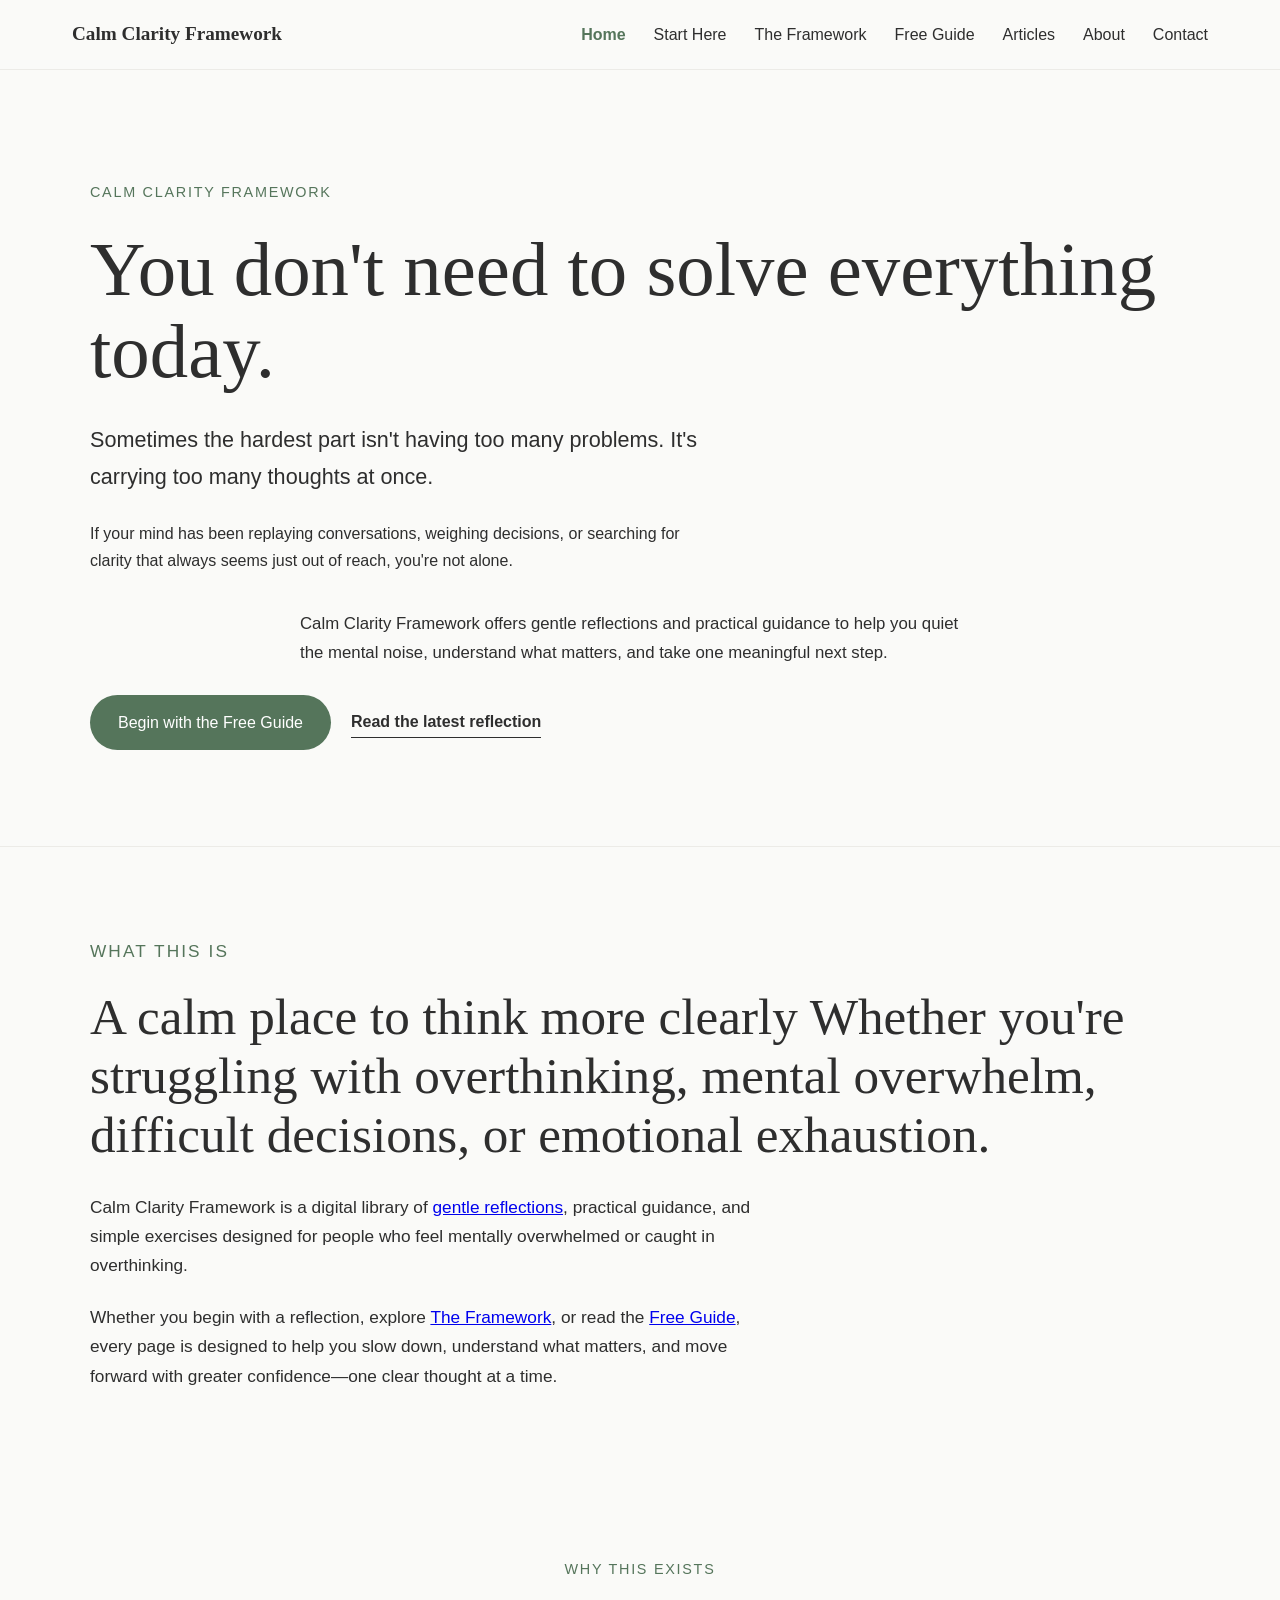
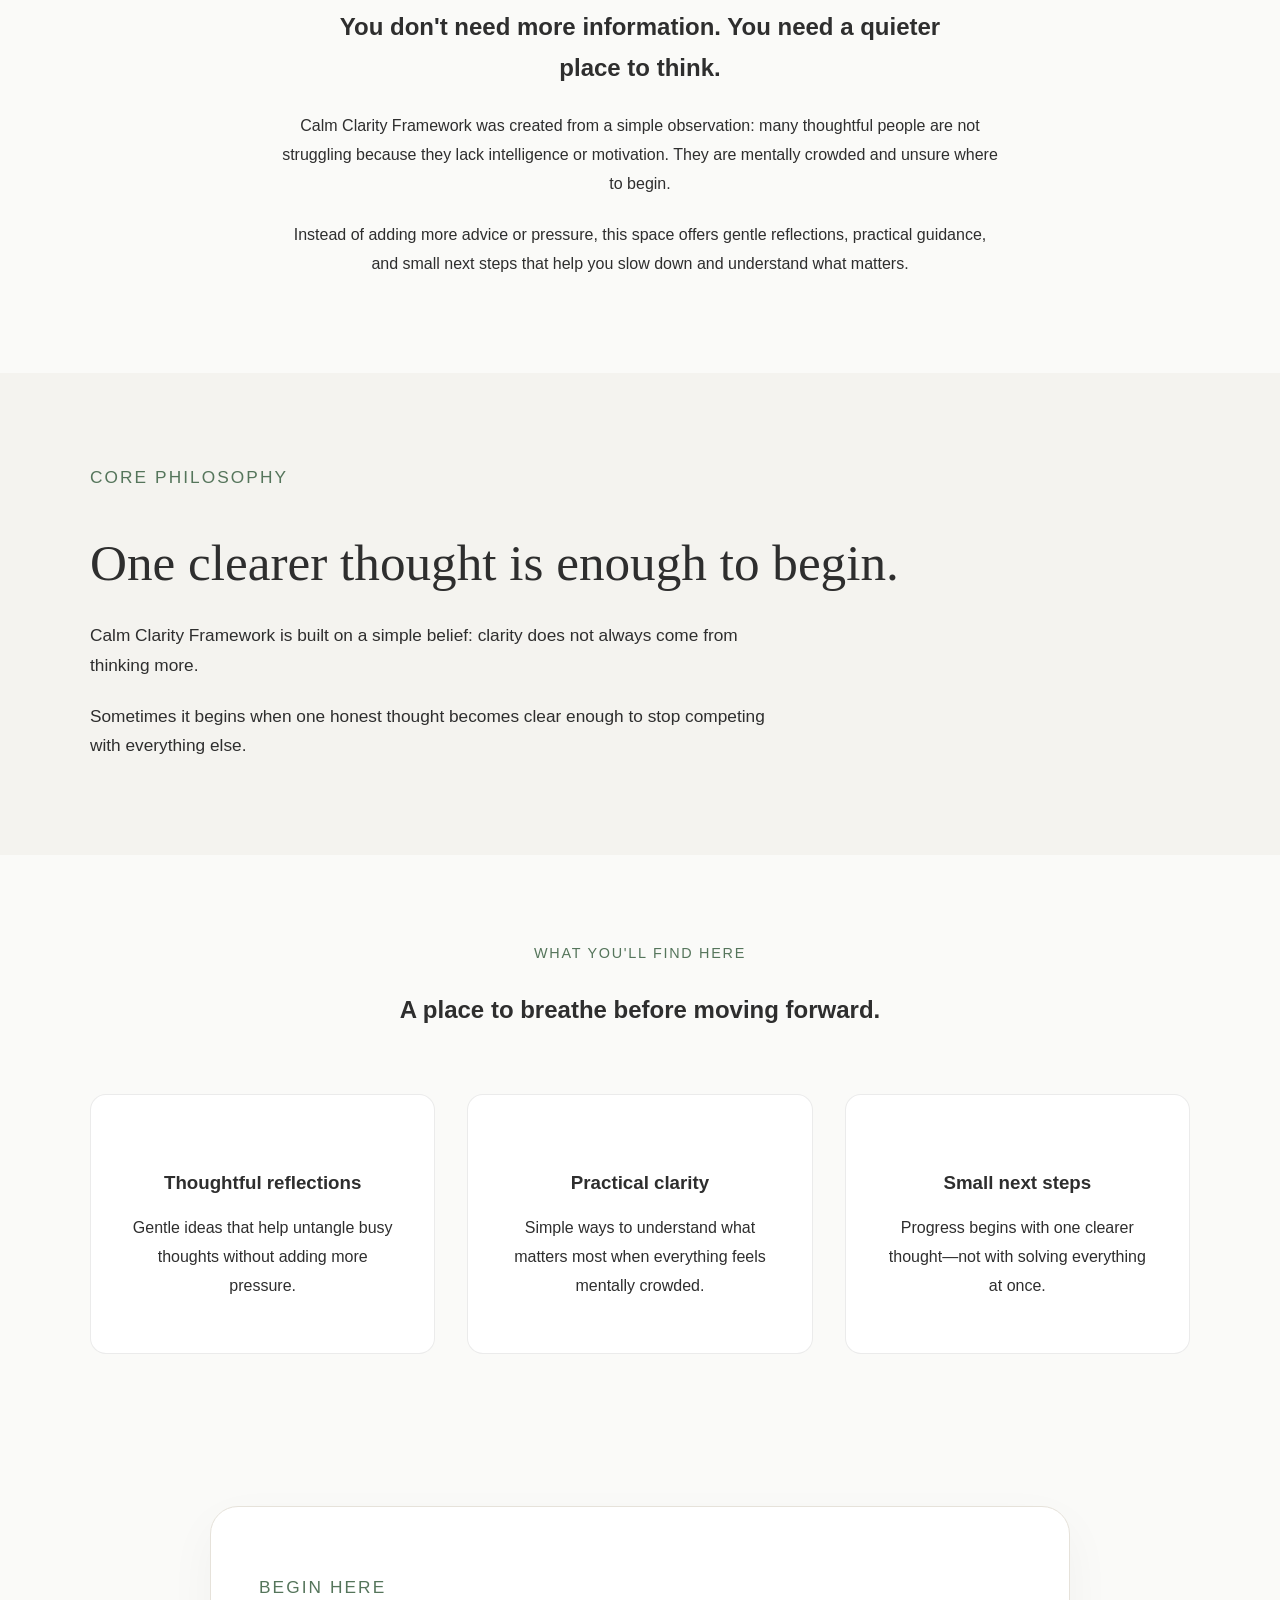
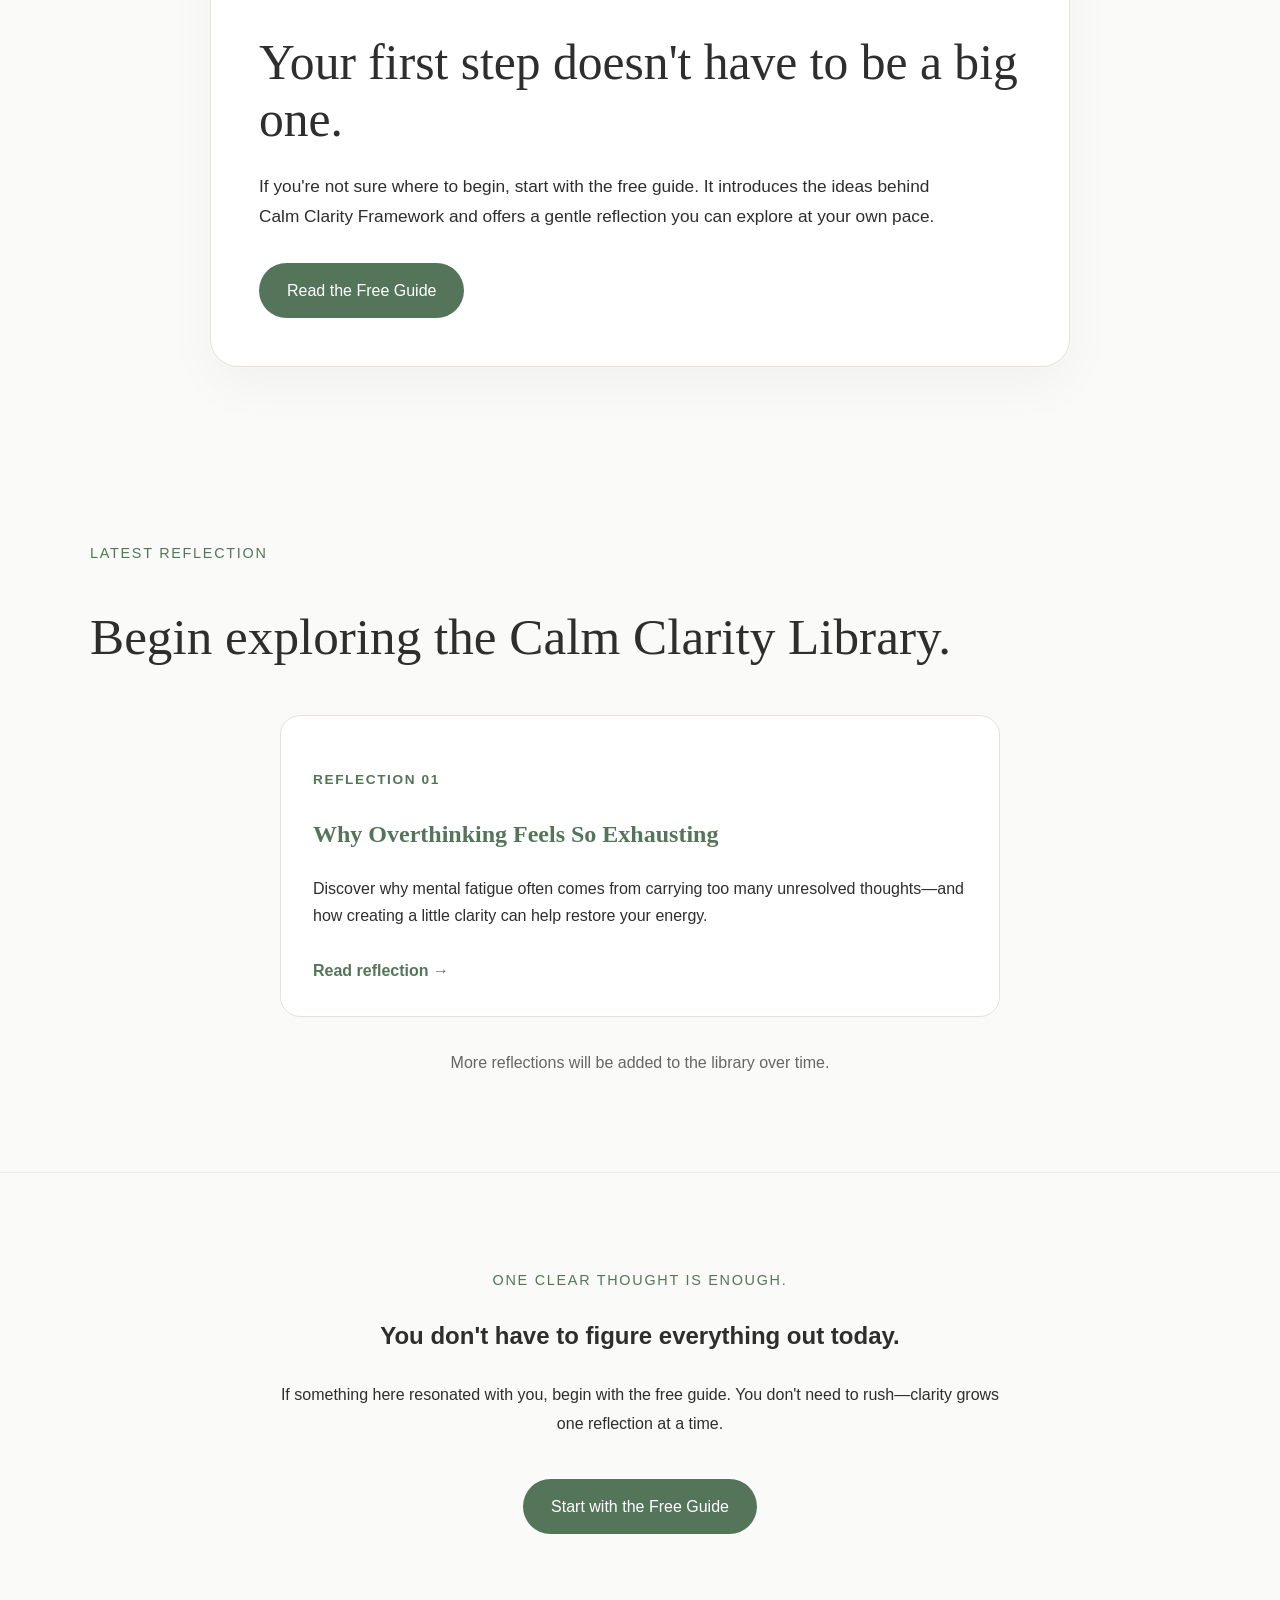
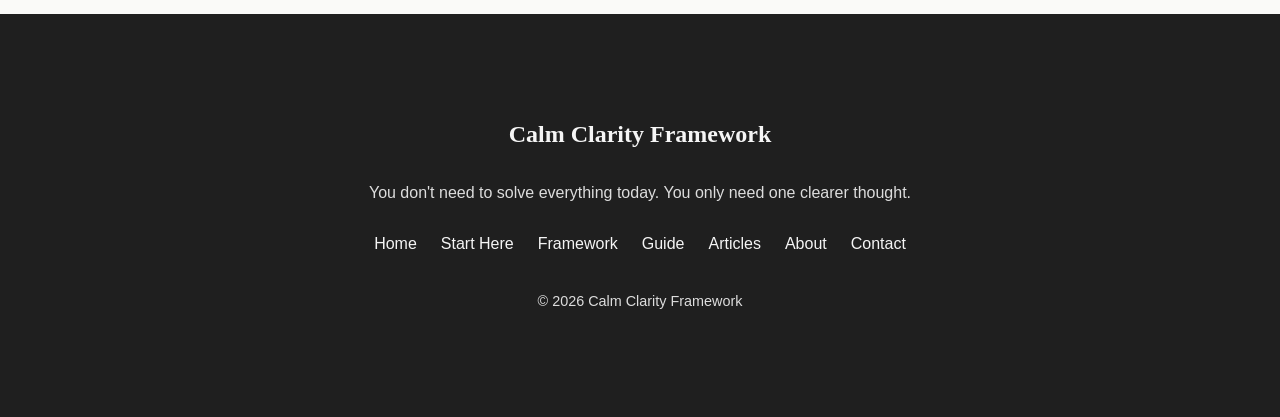
<file: index.html>
<!DOCTYPE html>
<html lang="en">
<head>
    <!-- Google tag (gtag.js) -->
<script async src="https://www.googletagmanager.com/gtag/js?id=G-4MZVHY34P6"></script>
<script>
  window.dataLayer = window.dataLayer || [];
  function gtag(){dataLayer.push(arguments);}
  gtag('js', new Date());

  gtag('config', 'G-4MZVHY34P6');
</script>
    <meta charset="UTF-8">
     <meta name="viewport" content="width=device-width, initial-scale=1.0">

    <title>Calm Clarity Framework | Find Calm Through Clear Thinking</title>
    <meta
    name="description"
    content="Calm Clarity Framework helps you reduce mental overwhelm, think more clearly, and take meaningful next steps through thoughtful guidance and simple reflections.">

<link
    rel="canonical"
    href="https://ftkebbe.github.io/calm-clarity-framework/">
    <meta property="og:type" content="website">
<meta property="og:title" content="Calm Clarity Framework | Find Calm Through Clear Thinking">
<meta property="og:description" content="Calm Clarity Framework helps you reduce mental overwhelm, think more clearly, and take meaningful next steps through thoughtful guidance and simple reflections.">
<meta property="og:url" content="https://ftkebbe.github.io/calm-clarity-framework/">
<meta property="og:image" content="https://ftkebbe.github.io/calm-clarity-framework/assets/social-preview.png">

<meta name="twitter:card" content="summary_large_image">
<meta name="twitter:title" content="Calm Clarity Framework | Find Calm Through Clear Thinking">
<meta name="twitter:description" content="Calm Clarity Framework helps you reduce mental overwhelm, think more clearly, and take meaningful next steps through thoughtful guidance and simple reflections.">
<meta name="twitter:image" content="https://ftkebbe.github.io/calm-clarity-framework/assets/social-preview.png">
<meta name="robots" content="index, follow">
<meta name="theme-color" content="#82a886">
<script type="application/ld+json">
{
  "@context": "https://schema.org",
  "@type": "WebSite",
  "name": "Calm Clarity Framework",
  "url": "https://ftkebbe.github.io/calm-clarity-framework/",
  "description": "Calm Clarity Framework helps thoughtful people reduce mental overwhelm, think more clearly, and take meaningful next steps through gentle reflections and practical guidance for mental clarity.",
  "publisher": {
    "@type": "Organization",
    "name": "Calm Clarity Framework",
    "logo": {
      "@type": "ImageObject",
      "url": "https://ftkebbe.github.io/calm-clarity-framework/assets/favicon.png"
    }
  }
}
</script>

    <link rel="stylesheet" href="style.css">
    <link
    rel="icon"
    href="assets/favicon.png"
    type="image/png"
>

<link
    rel="shortcut icon"
    href="assets/favicon.png"
>
<link
    rel="apple-touch-icon"
    href="assets/favicon.png"
>
</head>
<body>
    

    <header>
         <nav class="navbar">
    <a href="../index.html" class="logo">
        Calm Clarity Framework
    </a>

    <button
        class="menu-toggle"
        type="button"
        aria-label="Open navigation menu"
        aria-expanded="false"
        aria-controls="primary-navigation"
    >
        <span></span>
        <span></span>
        <span></span>
    </button>

    <ul class="nav-links" id="primary-navigation">
    <li><a href="index.html" class="active">Home</a></li>
<li><a href="pages/start-here.html">Start Here</a></li>
<li><a href="pages/framework.html">The Framework</a></li>
<li><a href="pages/guide.html">Free Guide</a></li>
<li><a href="pages/articles.html">Articles</a></li>
<li><a href="pages/about.html">About</a></li>
<li><a href="pages/contact.html">Contact</a></li>
</ul>
</nav>

    </header>

    <main class="homepage">

        <section class="hero">
    <div class="container">

        <p class="eyebrow">Calm Clarity Framework</p>

        <h1>You don't need to solve everything today.</h1>

        <p class="hero-subtitle">
            Sometimes the hardest part isn't having too many problems.
            It's carrying too many thoughts at once.
        </p>

        <p class="hero-text">
            If your mind has been replaying conversations,
            weighing decisions,
            or searching for clarity that always seems just out of reach,
            you're not alone.
        </p>

        <p class="hero-benefit">
            Calm Clarity Framework offers gentle reflections and practical guidance
            to help you quiet the mental noise, understand what matters,
            and take one meaningful next step.
        </p>

        <div class="hero-actions">
    <a href="pages/guide.html" class="button">
        Begin with the Free Guide
    </a>

    <a
        href="pages/why-overthinking-feels-so-exhausting.html"
        class="hero-secondary-link"
    >
        Read the latest reflection
    </a>
</div>

    </div>
</section>

<section class="intro-section">
    <div class="container">

        <p class="eyebrow">What this is</p>

        <h2>A calm place to think more clearly Whether you're struggling with overthinking, mental overwhelm, difficult decisions, or emotional exhaustion.</h2>

        <p>
  Calm Clarity Framework is a digital library of
  <a href="pages/articles.html">gentle reflections</a>,
  practical guidance, and simple exercises designed for people who
  feel mentally overwhelmed or caught in overthinking.
</p>

        <p>
  Whether you begin with a reflection,
  explore <a href="pages/framework.html">The Framework</a>,
  or read the <a href="pages/guide.html">Free Guide</a>, every page is designed to help you
  slow down, understand what matters, and move forward with
  greater confidence—one clear thought at a time.
</p>

    </div>
</section>

<section class="why-section">
    <div class="container">

        <p class="eyebrow">Why this exists</p>

        <h2>You don't need more information. You need a quieter place to think.</h2>

        <p>
            Calm Clarity Framework was created from a simple observation:
            many thoughtful people are not struggling because they lack intelligence
            or motivation. They are mentally crowded and unsure where to begin.
        </p>

        <p>
            Instead of adding more advice or pressure, this space offers gentle
            reflections, practical guidance, and small next steps that help you
            slow down and understand what matters.
        </p>

    </div>
</section>
<section class="philosophy-section">
    <div class="container">
        <p class="eyebrow">Core philosophy</p>

        <h2>One clearer thought is enough to begin.</h2>

        <p>
            Calm Clarity Framework is built on a simple belief:
            clarity does not always come from thinking more.
        </p>

        <p>
            Sometimes it begins when one honest thought becomes clear enough
            to stop competing with everything else.
        </p>
    </div>
</section>
<section class="find-section">
    <div class="container">

        <p class="eyebrow">What you'll find here</p>

        <h2>A place to breathe before moving forward.</h2>

        <div class="benefit-list">

            <div class="benefit-item">
                <h3>Thoughtful reflections</h3>
                <p>
                    Gentle ideas that help untangle busy thoughts without adding
                    more pressure.
                </p>
            </div>

            <div class="benefit-item">
                <h3>Practical clarity</h3>
                <p>
                    Simple ways to understand what matters most when everything
                    feels mentally crowded.
                </p>
            </div>

            <div class="benefit-item">
                <h3>Small next steps</h3>
                <p>
                    Progress begins with one clearer thought—not with solving
                    everything at once.
                </p>
            </div>

        </div>

    </div>
</section>
<section class="begin-section">
    <div class="container">

        <p class="eyebrow">Begin here</p>

        <h2>Your first step doesn't have to be a big one.</h2>

        <p>
            If you're not sure where to begin, start with the free guide.
            It introduces the ideas behind Calm Clarity Framework
            and offers a gentle reflection you can explore at your own pace.
        </p>

        <a href="pages/guide.html" class="button">
            Read the Free Guide
        </a>

    </div>
</section>
<section class="articles-preview">
    <div class="container">

        <p class="eyebrow">Latest reflection</p>

        <h2>Begin exploring the Calm Clarity Library.</h2>

        <div class="article-grid featured-reflection-grid">

            <article class="article-card featured-reflection-card">

                <p class="article-label">Reflection 01</p>

                <h3>
  <a href="pages/why-overthinking-feels-so-exhausting.html">
    Why Overthinking Feels So Exhausting
  </a>
</h3>

                <p>
                    Discover why mental fatigue often comes from carrying too many
                    unresolved thoughts—and how creating a little clarity can help
                    restore your energy.
                </p>

                <a href="pages/why-overthinking-feels-so-exhausting.html">
                    Read reflection →
                </a>

            </article>

        </div>

        <p class="articles-note">
            More reflections will be added to the library over time.
        </p>

    </div>
</section>
<section class="final-cta">
    <div class="container">

        <p class="eyebrow">One clear thought is enough.</p>

        <h2>You don't have to figure everything out today.</h2>

        <p class="final-cta-text">
            If something here resonated with you, begin with the free guide. You don't need to rush—clarity grows one reflection at a time.
        </p>

        <a href="pages/guide.html" class="button">
            Start with the Free Guide
        </a>

    </div>
</section>

</main>
    <div class="site-footer">
        <div class="container">
            <h2>Calm Clarity Framework</h2>
            <p>
              You don't need to solve everything today.
              You only need one clearer thought.
            </p>
            <nav class="footer-nav">
                <a href="index.html">Home</a>
                <a href="pages/start-here.html">Start Here</a>
                <a href="pages/framework.html">Framework</a>
                <a href="pages/guide.html">Guide</a>
                <a href="pages/articles.html">Articles</a>
                <a href="pages/about.html">About</a>
                <a href="pages/contact.html">Contact</a>
            </nav>
            <p class="copyright">
                © 2026 Calm Clarity Framework
            </p>
        </div>
    </div>
    <script src="script.js"></script>

</body>
</html>
</file>
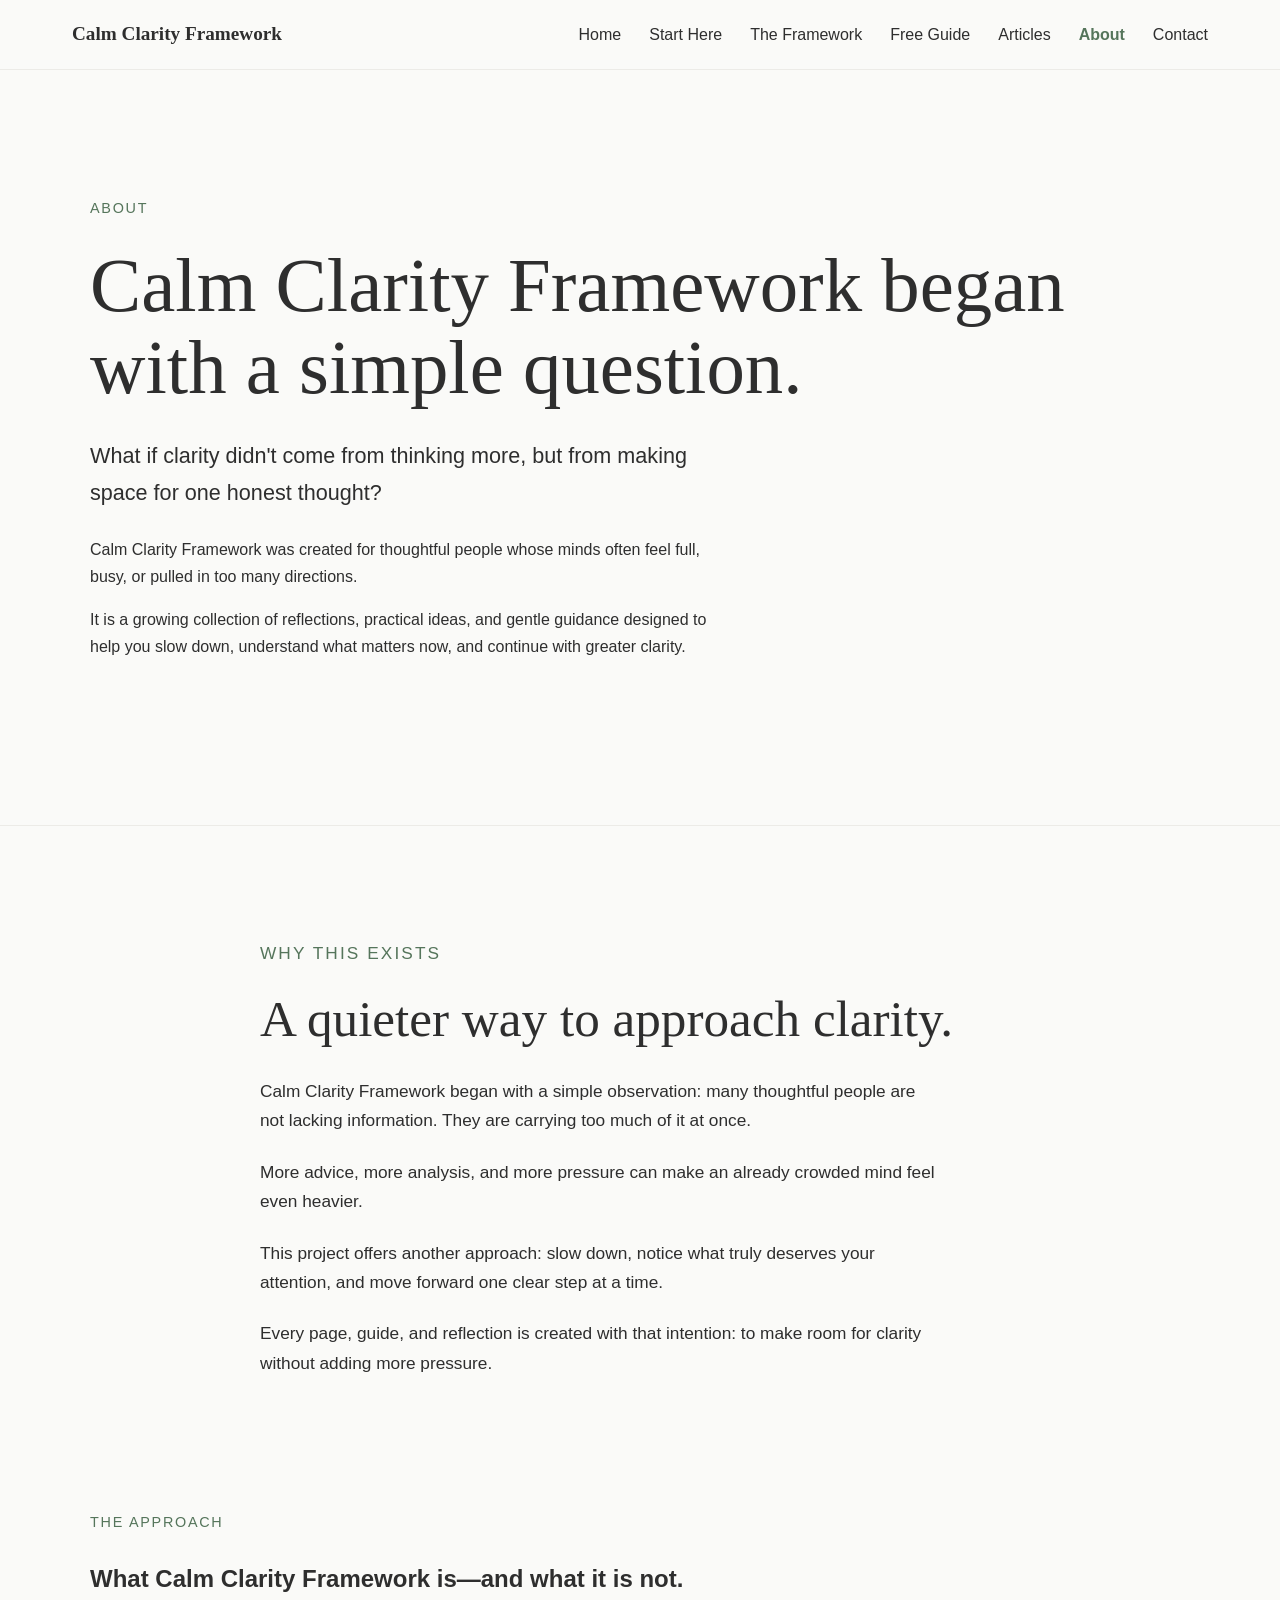
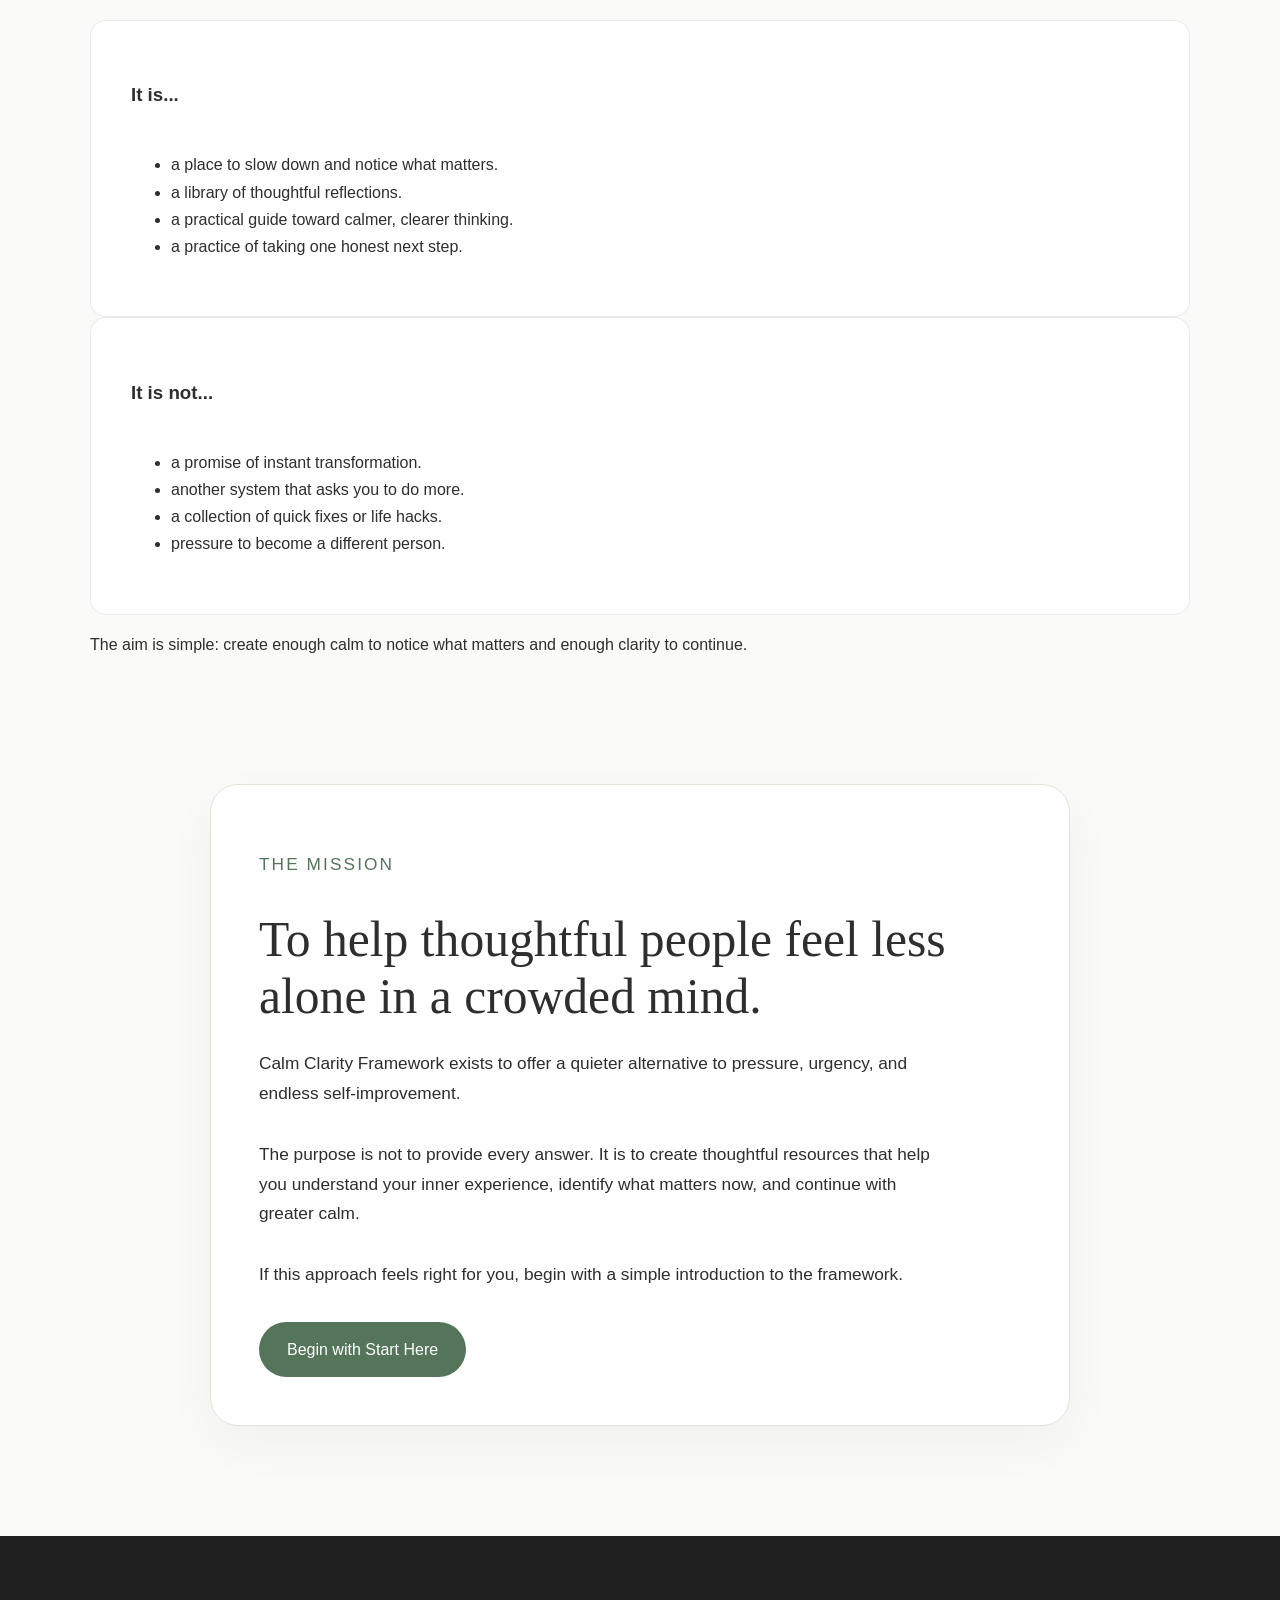
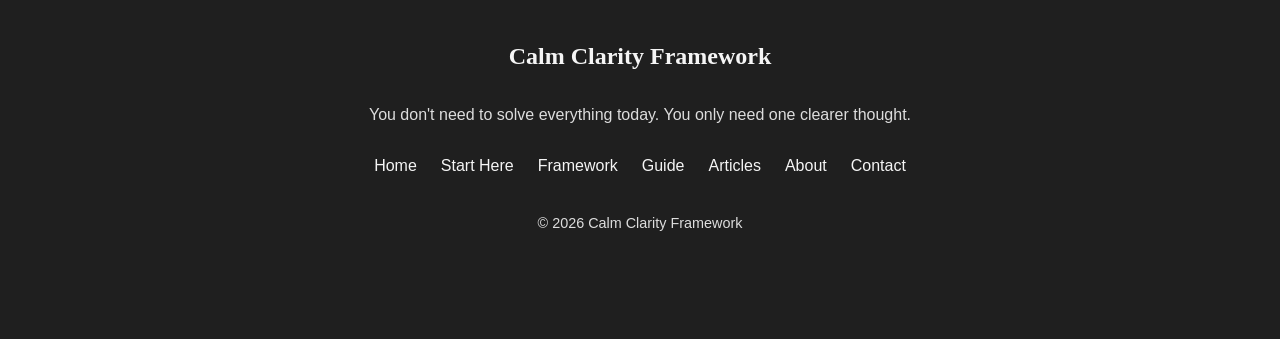
<file: pages/about.html>
<!DOCTYPE html>
<html lang="en">

<head>
  <!-- Google tag (gtag.js) -->
  <script
    async
    src="https://www.googletagmanager.com/gtag/js?id=G-4MZVHY34P6"
  ></script>

  <script>
    window.dataLayer = window.dataLayer || [];

    function gtag() {
      dataLayer.push(arguments);
    }

    gtag("js", new Date());
    gtag("config", "G-4MZVHY34P6");
  </script>

  <meta charset="UTF-8">
  <meta
    name="viewport"
    content="width=device-width, initial-scale=1.0"
  >

  <title>About | Calm Clarity Framework</title>

  <meta
    name="description"
    content="Learn the story, purpose, and philosophy behind Calm Clarity Framework and the mission to help people find greater clarity through calm reflection."
  >

  <link
    rel="canonical"
    href="https://ftkebbe.github.io/calm-clarity-framework/pages/about.html"
  >

  <!-- Open Graph -->
  <meta property="og:type" content="website">
  <meta property="og:site_name" content="Calm Clarity Framework">
  <meta property="og:title" content="About | Calm Clarity Framework">

  <meta
    property="og:description"
    content="Learn the story, purpose, and philosophy behind Calm Clarity Framework and its mission to help people find greater clarity through calm reflection."
  >

  <meta
    property="og:url"
    content="https://ftkebbe.github.io/calm-clarity-framework/pages/about.html"
  >

  <meta
    property="og:image"
    content="https://ftkebbe.github.io/calm-clarity-framework/assets/social-preview.png"
  >

  <meta
    property="og:image:alt"
    content="Calm Clarity Framework — Find calm through clearer thinking."
  >

  <!-- Twitter / X -->
  <meta name="twitter:card" content="summary_large_image">
  <meta name="twitter:title" content="About | Calm Clarity Framework">

  <meta
    name="twitter:description"
    content="Discover the story, purpose, and philosophy behind Calm Clarity Framework."
  >

  <meta
    name="twitter:image"
    content="https://ftkebbe.github.io/calm-clarity-framework/assets/social-preview.png"
  >

  <meta
    name="twitter:image:alt"
    content="Calm Clarity Framework — Find calm through clearer thinking."
  >

  <meta name="robots" content="index, follow">
  <meta name="theme-color" content="#82a886">

  <link rel="stylesheet" href="../style.css">
  <link rel="icon" href="../assets/favicon.png" type="image/png">

  <script type="application/ld+json">
    {
      "@context": "https://schema.org",
      "@type": "AboutPage",
      "name": "About",
      "url": "https://ftkebbe.github.io/calm-clarity-framework/pages/about.html",
      "description": "Learn the story, purpose, and philosophy behind Calm Clarity Framework and the mission to help people find greater clarity through calm reflection.",
      "isPartOf": {
        "@type": "WebSite",
        "name": "Calm Clarity Framework",
        "url": "https://ftkebbe.github.io/calm-clarity-framework/"
      }
    }
  </script>
</head>

<body>
    <header>
    <nav class="navbar">
    <a href="../index.html" class="logo">
        Calm Clarity Framework
    </a>

    <button
        class="menu-toggle"
        type="button"
        aria-label="Open navigation menu"
        aria-expanded="false"
        aria-controls="primary-navigation"
    >
        <span></span>
        <span></span>
        <span></span>
    </button>

    <ul class="nav-links" id="primary-navigation">
        <li><a href="../index.html">Home</a></li>
        <li><a href="start-here.html">Start Here</a></li>
        <li><a href="framework.html">The Framework</a></li>
        <li><a href="guide.html">Free Guide</a></li>
        <li><a href="articles.html">Articles</a></li>
        <li><a href="about.html" class="active">About</a></li>
        <li><a href="contact.html">Contact</a></li>
    </ul>
</nav>
</header>
<main>

    <section class="hero">

        <div class="container">

            <p class="eyebrow">
                ABOUT
            </p>

            <h1>
                Calm Clarity Framework began with a simple question.
            </h1>

            <p class="hero-subtitle">
                What if clarity didn't come from thinking more,
                but from making space for one honest thought?
            </p>

            <div class="hero-text">

    <p>
        Calm Clarity Framework was created for thoughtful people
        whose minds often feel full, busy, or pulled in too many directions.
    </p>

    <p>
        It is a growing collection of reflections, practical ideas,
        and gentle guidance designed to help you slow down,
        understand what matters now, and continue with greater clarity.
    </p>

</div>

        </div>

    </section>
    <section class="intro-section">

    <div class="section-inner">

        <p class="eyebrow">WHY THIS EXISTS</p>

        <h2>
            A quieter way to approach clarity.
        </h2>

        <p>
    Calm Clarity Framework began with a simple observation:
    many thoughtful people are not lacking information.
    They are carrying too much of it at once.
</p>

<p>
    More advice, more analysis, and more pressure can make an already
    crowded mind feel even heavier.
</p>

<p>
    This project offers another approach: slow down, notice what truly
    deserves your attention, and move forward one clear step at a time.
</p>

<p>
    Every page, guide, and reflection is created with that intention:
    to make room for clarity without adding more pressure.
</p>

        

        

    </div>

</section>
<section class="principles-section">

    <div class="container">

        <p class="eyebrow">
            THE APPROACH
        </p>

        <h2>
            What Calm Clarity Framework is—and what it is not.
        </h2>

        <div class="comparison-grid">

            <div class="comparison-card">

                <h3>It is...</h3>

<ul>
    <li>a place to slow down and notice what matters.</li>
    <li>a library of thoughtful reflections.</li>
    <li>a practical guide toward calmer, clearer thinking.</li>
    <li>a practice of taking one honest next step.</li>
</ul>

            </div>

            <div class="comparison-card">

                <h3>It is not...</h3>

<ul>
    <li>a promise of instant transformation.</li>
    <li>another system that asks you to do more.</li>
    <li>a collection of quick fixes or life hacks.</li>
    <li>pressure to become a different person.</li>
</ul>

            </div>

        </div>

        <p class="section-note">
    The aim is simple: create enough calm to notice what matters
    and enough clarity to continue.
</p>

    </div>

</section>
<section class="begin-section">

    <div class="container">

        <p class="eyebrow">
            THE MISSION
        </p>

        <h2>
    To help thoughtful people feel less alone in a crowded mind.
</h2>

        <p>
    Calm Clarity Framework exists to offer a quieter alternative
    to pressure, urgency, and endless self-improvement.
</p>

<p>
    The purpose is not to provide every answer.
    It is to create thoughtful resources that help you understand
    your inner experience, identify what matters now, and continue
    with greater calm.
</p>
<p>
    If this approach feels right for you, begin with a simple
    introduction to the framework.
</p>

        <a href="start-here.html" class="button">
    Begin with Start Here
</a>

    </div>

</section>

</main>

<div class="site-footer">
    <div class="container">

        <h2>Calm Clarity Framework</h2>

        <p>
            You don't need to solve everything today.
            You only need one clearer thought.
        </p>

        <nav class="footer-nav">
            <a href="../index.html">Home</a>
            <a href="start-here.html">Start Here</a>
            <a href="framework.html">Framework</a>
            <a href="guide.html">Guide</a>
            <a href="articles.html">Articles</a>
            <a href="about.html">About</a>
            <a href="contact.html">Contact</a>
        </nav>

        <p class="copyright">
            © 2026 Calm Clarity Framework
        </p>

    </div>
</div>
<script src="../script.js"></script>

</body>

</html>
</file>
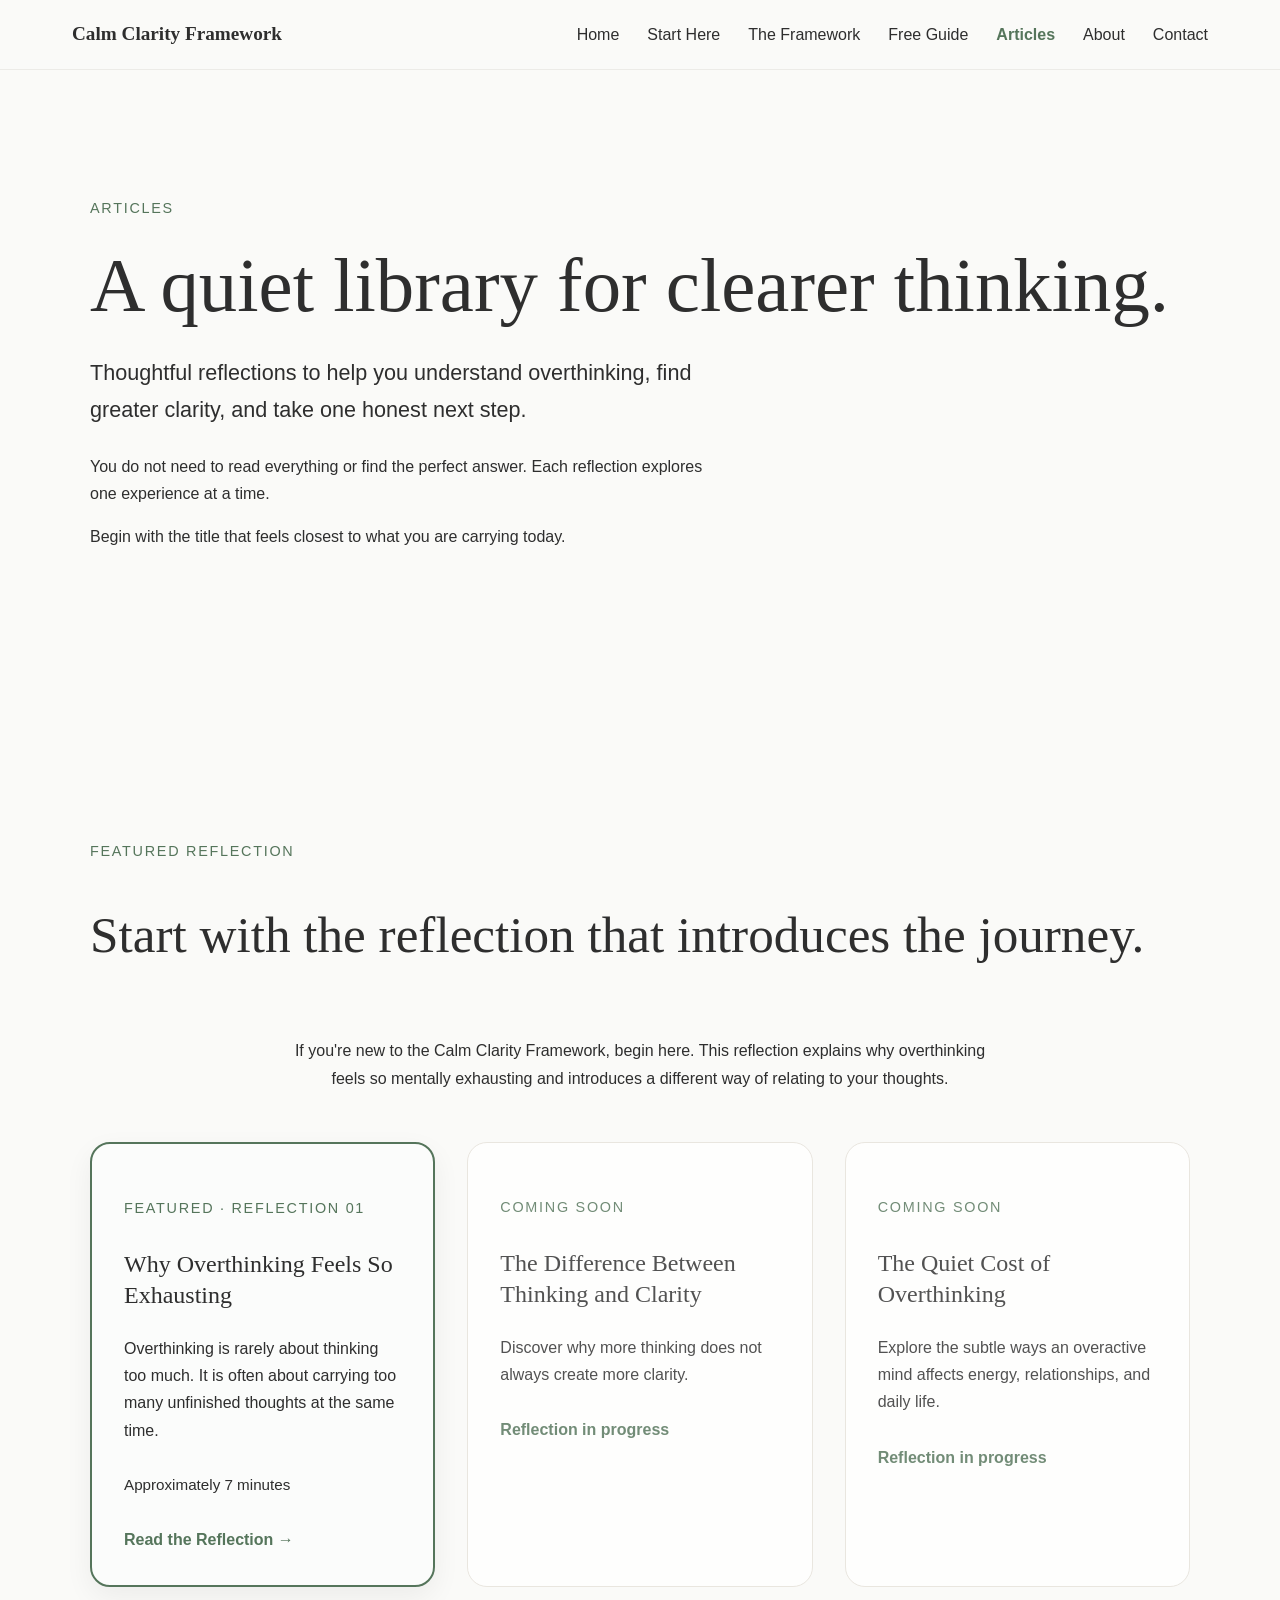
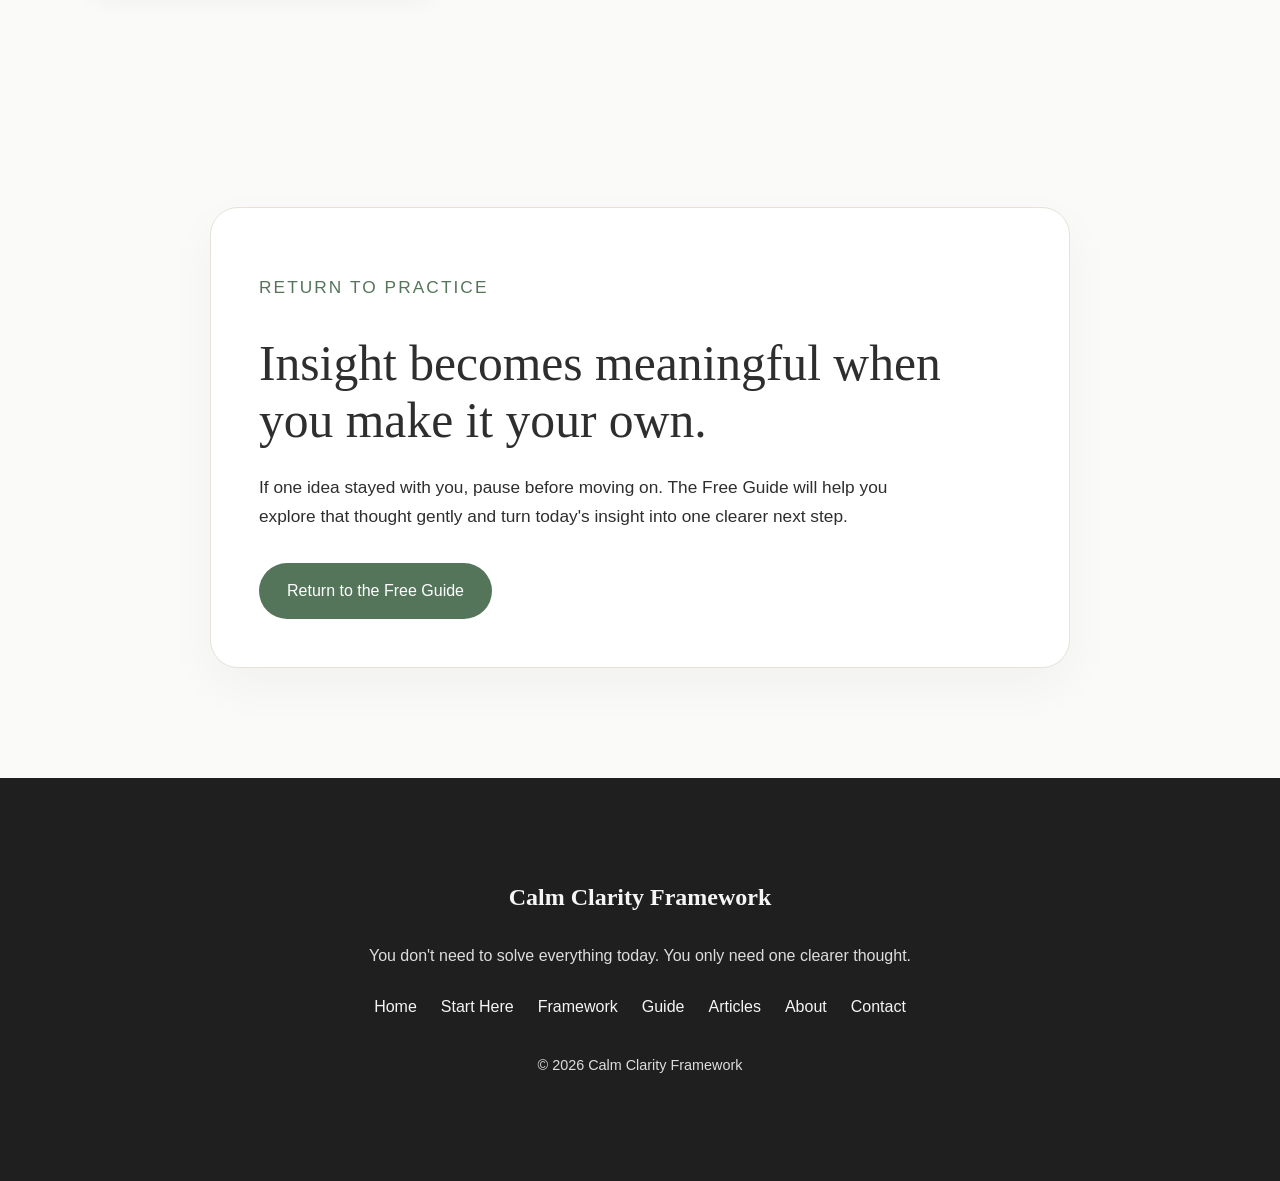
<file: pages/articles.html>
<!DOCTYPE html>
<html lang="en">

<head>
  <!-- Google tag (gtag.js) -->
  <script
    async
    src="https://www.googletagmanager.com/gtag/js?id=G-4MZVHY34P6"
  ></script>

  <script>
    window.dataLayer = window.dataLayer || [];

    function gtag() {
      dataLayer.push(arguments);
    }

    gtag("js", new Date());
    gtag("config", "G-4MZVHY34P6");
  </script>

  <meta charset="UTF-8" />
  <meta
    name="viewport"
    content="width=device-width, initial-scale=1.0"
  />

  <title>Articles | Calm Clarity Framework</title>

  <meta
    name="description"
    content="Browse thoughtful articles on overthinking, clarity, emotional balance, and mindful decision-making within the Calm Clarity Framework."
  />

  <link
    rel="canonical"
    href="https://ftkebbe.github.io/calm-clarity-framework/pages/articles.html"
  />

  <!-- Open Graph -->
  <meta property="og:type" content="website" />
  <meta property="og:site_name" content="Calm Clarity Framework" />
  <meta
    property="og:title"
    content="Articles | Calm Clarity Framework"
  />
  <meta
    property="og:description"
    content="Browse thoughtful articles on overthinking, clarity, emotional balance, and mindful decision-making within the Calm Clarity Framework."
  />
  <meta
    property="og:url"
    content="https://ftkebbe.github.io/calm-clarity-framework/pages/articles.html"
  />
  <meta
    property="og:image"
    content="https://ftkebbe.github.io/calm-clarity-framework/assets/social-preview.png"
  />
  <meta
    property="og:image:alt"
    content="Calm Clarity Framework — Find calm through clearer thinking."
  />

  <!-- Twitter / X -->
  <meta name="twitter:card" content="summary_large_image" />
  <meta
    name="twitter:title"
    content="Articles | Calm Clarity Framework"
  />
  <meta
    name="twitter:description"
    content="Thoughtful articles about overthinking, clarity, emotional balance, and mindful decisions."
  />
  <meta
    name="twitter:image"
    content="https://ftkebbe.github.io/calm-clarity-framework/assets/social-preview.png"
  />
  <meta
    name="twitter:image:alt"
    content="Calm Clarity Framework — Find calm through clearer thinking."
  />

  <meta name="robots" content="index, follow" />
  <meta name="theme-color" content="#82a886" />

  <link rel="stylesheet" href="../style.css" />
  <link
    rel="icon"
    href="../assets/favicon.png"
    type="image/png"
  />

  <script type="application/ld+json">
    {
      "@context": "https://schema.org",
      "@type": "CollectionPage",
      "name": "Articles",
      "url": "https://ftkebbe.github.io/calm-clarity-framework/pages/articles.html",
      "description": "Browse thoughtful articles on overthinking, clarity, emotional balance, and mindful decision-making within the Calm Clarity Framework.",
      "isPartOf": {
        "@type": "WebSite",
        "name": "Calm Clarity Framework",
        "url": "https://ftkebbe.github.io/calm-clarity-framework/"
      }
    }
  </script>
</head>

<body>


<header>
    <nav class="navbar">
    <a href="../index.html" class="logo">
        Calm Clarity Framework
    </a>

    <button
        class="menu-toggle"
        type="button"
        aria-label="Open navigation menu"
        aria-expanded="false"
        aria-controls="primary-navigation"
    >
        <span></span>
        <span></span>
        <span></span>
    </button>

    <ul class="nav-links" id="primary-navigation">
        <li><a href="../index.html">Home</a></li>
        <li><a href="start-here.html">Start Here</a></li>
        <li><a href="framework.html">The Framework</a></li>
        <li><a href="guide.html">Free Guide</a></li>
        <li><a href="articles.html" class="active">Articles</a></li>
        <li><a href="about.html">About</a></li>
        <li><a href="contact.html">Contact</a></li>
    </ul>
</nav>
</header>
<main>

    <section class="hero">

        <div class="container">

            <p class="eyebrow">
                ARTICLES
            </p>

            <h1>
                A quiet library for clearer thinking.
            </h1>

            <p class="hero-subtitle">
    Thoughtful reflections to help you understand overthinking,
    find greater clarity, and take one honest next step.
</p>

            <div class="hero-text">
    <p>
        You do not need to read everything or find the perfect answer.
        Each reflection explores one experience at a time.
    </p>

    <p>
        Begin with the title that feels closest to what you are
        carrying today.
    </p>
</div>

            

        </div>

    </section>
    <section class="articles-preview">

    <div class="container">

        <p class="eyebrow">
    FEATURED REFLECTION
</p>

<h2>
    Start with the reflection that introduces the journey.
</h2>

<p class="library-intro">
    If you're new to the Calm Clarity Framework, begin here.
    This reflection explains why overthinking feels so mentally
    exhausting and introduces a different way of relating to your thoughts.
</p>

        <div class="article-grid">

            <article class="article-card featured-article-card">

    <p class="eyebrow">
    FEATURED · REFLECTION 01
</p>

<h3>
    Why Overthinking Feels So Exhausting
</h3>

<p>
    Overthinking is rarely about thinking too much.
    It is often about carrying too many unfinished thoughts
    at the same time.
</p>

<p class="article-meta">
    Approximately 7 minutes
</p>

<a
    href="why-overthinking-feels-so-exhausting.html"
    aria-label="Read Why Overthinking Feels So Exhausting"
>
    Read the Reflection →
</a>

</article>

            <article class="article-card article-card-coming-soon">

    <p class="eyebrow">
        COMING SOON
    </p>

    <h3>
        The Difference Between Thinking and Clarity
    </h3>

    <p>
        Discover why more thinking does not always create
        more clarity.
    </p>

    <p class="coming-soon-label">
        Reflection in progress
    </p>

</article>
<article class="article-card article-card-coming-soon">

    <p class="eyebrow">
        COMING SOON
    </p>

    <h3>
        The Quiet Cost of Overthinking
    </h3>

    <p>
        Explore the subtle ways an overactive mind affects
        energy, relationships, and daily life.
    </p>

    <p class="coming-soon-label">
        Reflection in progress
    </p>

</article>

        </div>

    </div>

</section>
<section class="begin-section">
    <div class="container">

        <p class="eyebrow">
    RETURN TO PRACTICE
</p>

<h2>
    Insight becomes meaningful when you make it your own.
</h2>

<p>
    If one idea stayed with you, pause before moving on.
    The Free Guide will help you explore that thought
    gently and turn today's insight into one clearer next step.
</p>

<a href="guide.html" class="button">
    Return to the Free Guide
</a>

    </div>
</section>

</main>

<div class="site-footer">
    <div class="container">

        <h2>Calm Clarity Framework</h2>

        <p>
            You don't need to solve everything today.
            You only need one clearer thought.
        </p>

        <nav class="footer-nav">
            <a href="../index.html">Home</a>
            <a href="start-here.html">Start Here</a>
            <a href="framework.html">Framework</a>
            <a href="guide.html">Guide</a>
            <a href="articles.html">Articles</a>
            <a href="about.html">About</a>
            <a href="contact.html">Contact</a>
        </nav>

        <p class="copyright">
            © 2026 Calm Clarity Framework
        </p>

    </div>
</div>
<script src="../script.js"></script>

</body>

</html>
</file>
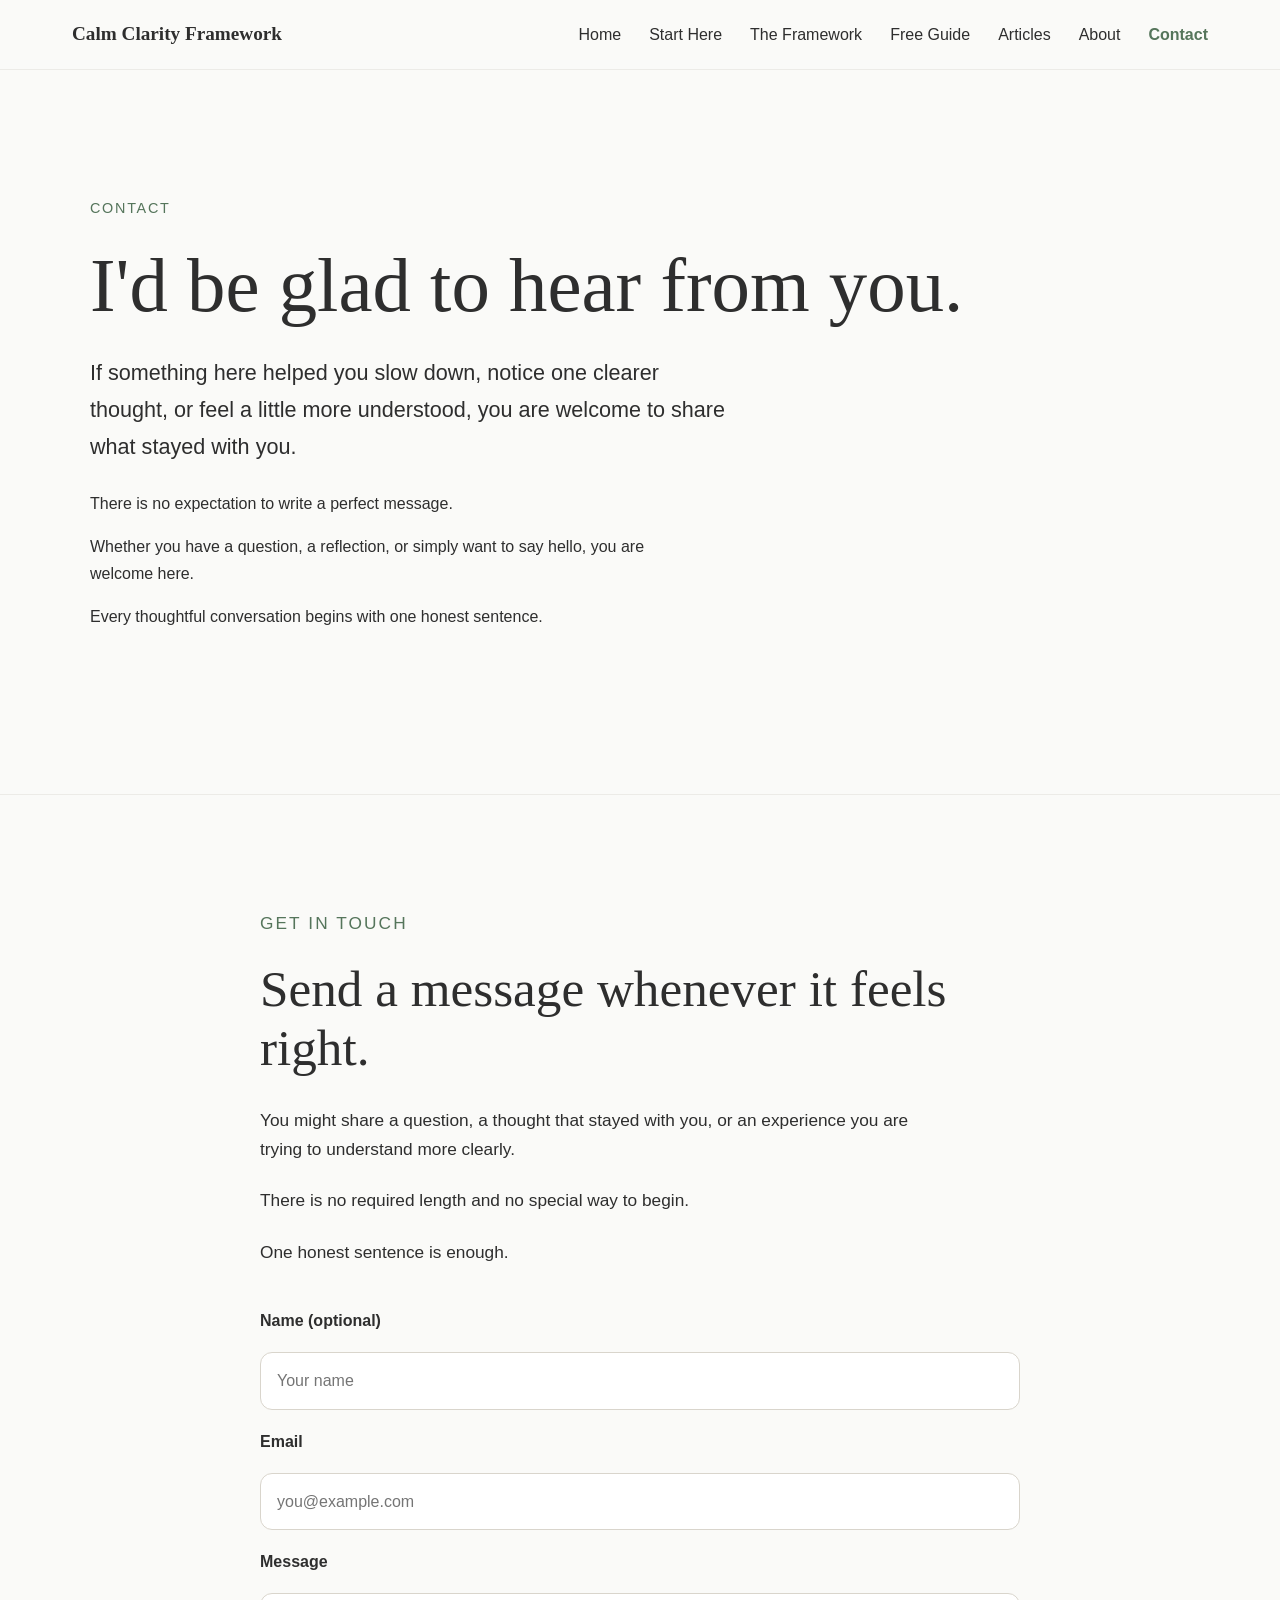
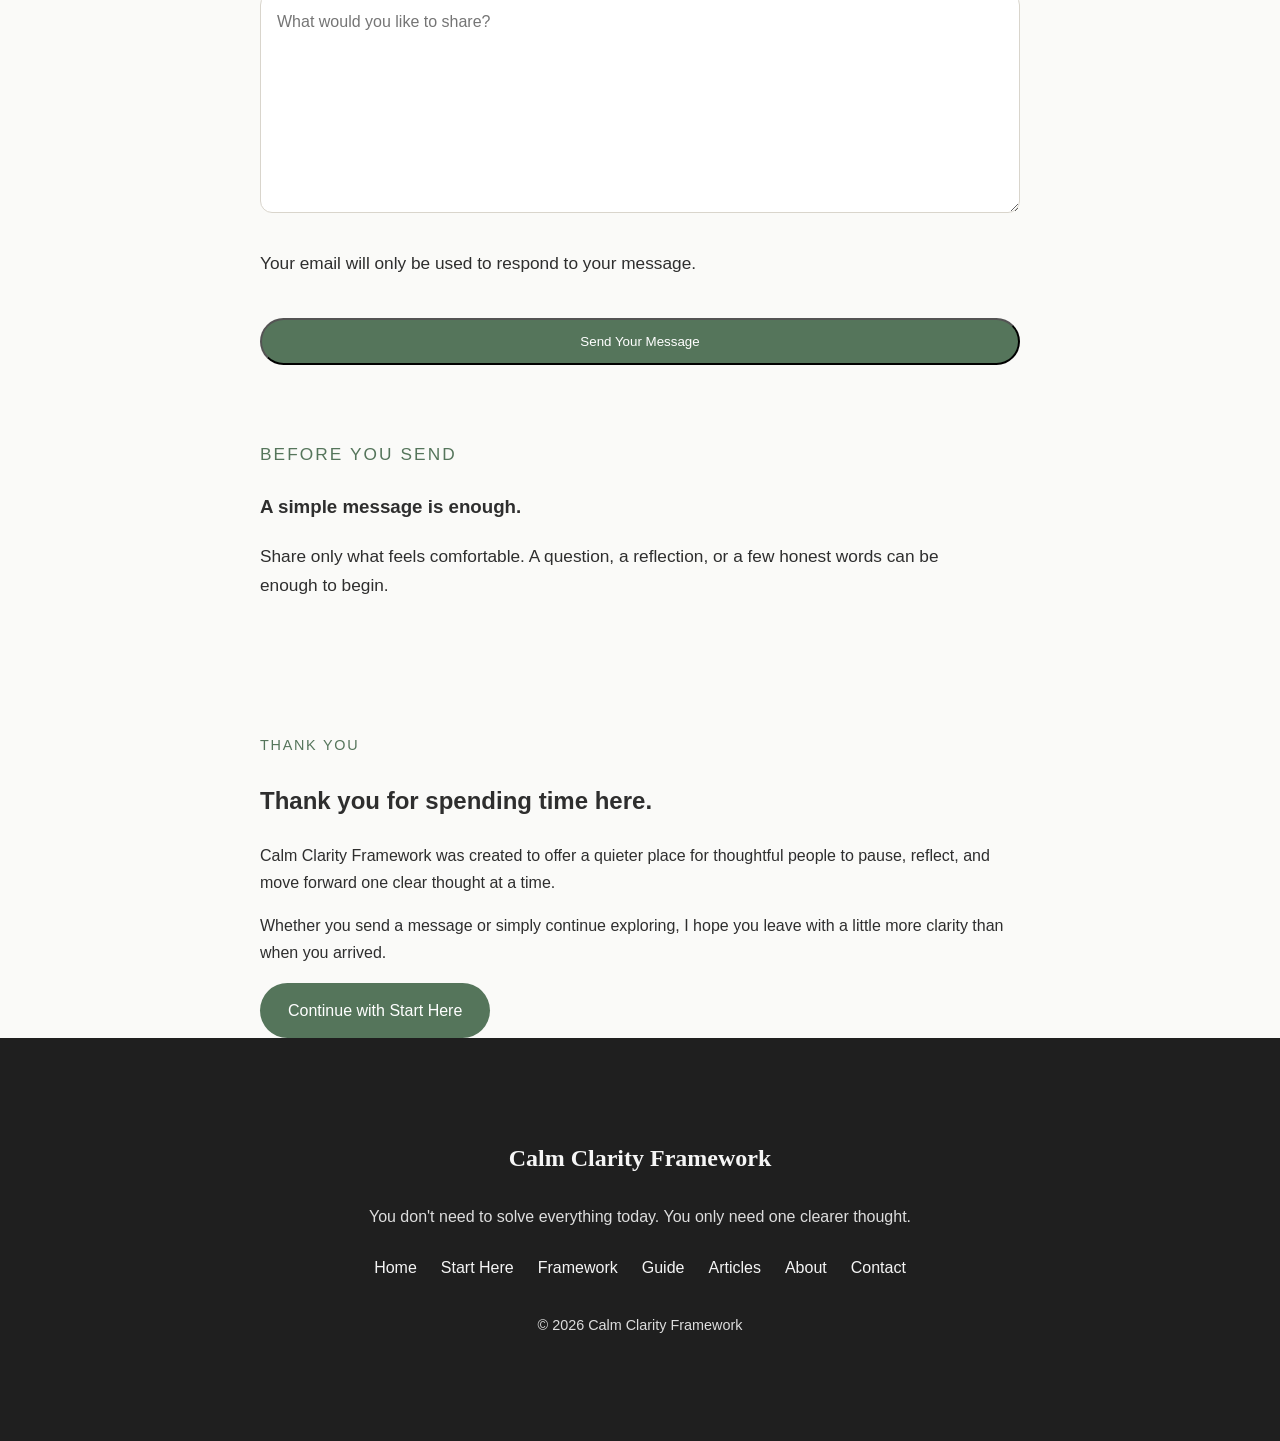
<file: pages/contact.html>
<!DOCTYPE html>
<html lang="en">

<head>
  <!-- Google tag (gtag.js) -->
  <script
    async
    src="https://www.googletagmanager.com/gtag/js?id=G-4MZVHY34P6"
  ></script>

  <script>
    window.dataLayer = window.dataLayer || [];

    function gtag() {
      dataLayer.push(arguments);
    }

    gtag("js", new Date());
    gtag("config", "G-4MZVHY34P6");
  </script>

  <meta charset="UTF-8">
  <meta name="viewport" content="width=device-width, initial-scale=1.0">

  <title>Contact | Calm Clarity Framework</title>

  <meta
    name="description"
    content="Contact Calm Clarity Framework to ask a question, share a reflection, or begin a thoughtful conversation about finding greater clarity."
  >

  <link
    rel="canonical"
    href="https://ftkebbe.github.io/calm-clarity-framework/pages/contact.html"
  >

  <!-- Open Graph -->
  <meta property="og:type" content="website">
  <meta property="og:site_name" content="Calm Clarity Framework">
  <meta
    property="og:title"
    content="Contact | Calm Clarity Framework"
  >
  <meta
    property="og:description"
    content="Contact Calm Clarity Framework to ask a question, share a reflection, or begin a thoughtful conversation about finding greater clarity."
  >
  <meta
    property="og:url"
    content="https://ftkebbe.github.io/calm-clarity-framework/pages/contact.html"
  >
  <meta
    property="og:image"
    content="https://ftkebbe.github.io/calm-clarity-framework/assets/social-preview.png"
  >
  <meta
    property="og:image:alt"
    content="Calm Clarity Framework — Find calm through clearer thinking."
  >

  <!-- Twitter / X -->
  <meta name="twitter:card" content="summary_large_image">
  <meta
    name="twitter:title"
    content="Contact | Calm Clarity Framework"
  >
  <meta
    name="twitter:description"
    content="Ask a question, share a reflection, or begin a thoughtful conversation about finding greater clarity."
  >
  <meta
    name="twitter:image"
    content="https://ftkebbe.github.io/calm-clarity-framework/assets/social-preview.png"
  >
  <meta
    name="twitter:image:alt"
    content="Calm Clarity Framework — Find calm through clearer thinking."
  >

  <meta name="robots" content="index, follow">
  <meta name="theme-color" content="#82a886">

  <link rel="stylesheet" href="../style.css">
  <link rel="icon" href="../assets/favicon.png" type="image/png">

  <script type="application/ld+json">
    {
      "@context": "https://schema.org",
      "@type": "ContactPage",
      "name": "Contact",
      "url": "https://ftkebbe.github.io/calm-clarity-framework/pages/contact.html",
      "description": "Contact Calm Clarity Framework to ask a question, share a reflection, or begin a thoughtful conversation about finding greater clarity.",
      "isPartOf": {
        "@type": "WebSite",
        "name": "Calm Clarity Framework",
        "url": "https://ftkebbe.github.io/calm-clarity-framework/"
      }
    }
  </script>
</head>

<body>
    <header>
    <nav class="navbar">
    <a href="../index.html" class="logo">
        Calm Clarity Framework
    </a>

    <button
        class="menu-toggle"
        type="button"
        aria-label="Open navigation menu"
        aria-expanded="false"
        aria-controls="primary-navigation"
    >
        <span></span>
        <span></span>
        <span></span>
    </button>

    <ul class="nav-links" id="primary-navigation">
        <li><a href="../index.html">Home</a></li>
        <li><a href="start-here.html">Start Here</a></li>
        <li><a href="framework.html">The Framework</a></li>
        <li><a href="guide.html">Free Guide</a></li>
        <li><a href="articles.html">Articles</a></li>
        <li><a href="about.html">About</a></li>
        <li><a href="contact.html" class="active">Contact</a></li>
    </ul>
</nav>
</header>
<main>

    <section class="hero">

        <div class="container">

            <p class="eyebrow">
                CONTACT
            </p>

            <h1>
                I'd be glad to hear from you.
            </h1>

            <p class="hero-subtitle">
    If something here helped you slow down, notice one clearer thought,
    or feel a little more understood, you are welcome to share what stayed with you.
</p>

<div class="hero-text">

    <p>
        There is no expectation to write a perfect message.
    </p>

    <p>
        Whether you have a question, a reflection, or simply want
        to say hello, you are welcome here.
    </p>

    <p class="gentle-note">
        Every thoughtful conversation begins with one honest sentence.
    </p>

</div>

        </div>

    </section>
    <section class="intro-section">

    <div class="section-inner">

        <p class="eyebrow">
    GET IN TOUCH
</p>

<h2>
    Send a message whenever it feels right.
</h2>

<p>
    You might share a question, a thought that stayed with you,
    or an experience you are trying to understand more clearly.
</p>

<p>
    There is no required length and no special way to begin.
</p>

<p class="gentle-note">
    One honest sentence is enough.
</p>

        <form
  id="contact-form"
  class="contact-form"
  action="https://formspree.io/f/xrenzneq"
  method="POST"
>

    <label for="name">
    Name <span class="optional-label">(optional)</span>
</label>

<input
    type="text"
    id="name"
    name="name"
    autocomplete="name"
    placeholder="Your name"
>

    <label for="email">Email</label>

<input
    type="email"
    id="email"
    name="email"
    autocomplete="email"
    inputmode="email"
    placeholder="you@example.com"
    required
>

    <label for="message">Message</label>

<textarea
    id="message"
    name="message"
    rows="7"
    minlength="10"
    placeholder="What would you like to share?"
    required
></textarea>
<p class="form-privacy-note">
    Your email will only be used to respond to your message.
</p>

    <button type="submit" class="button">
        Send Your Message
    </button>

    <p id="form-status" aria-live="polite"></p>

</form>
<div class="contact-note">

    <p class="eyebrow">
        BEFORE YOU SEND
    </p>

    <h3>
        A simple message is enough.
    </h3>

    <p>
        Share only what feels comfortable.
        A question, a reflection, or a few honest words
        can be enough to begin.
    </p>

</div>

    </div>

</section>
<section class="closing-section">
    <div class="section-inner">

        <p class="eyebrow">
            THANK YOU
        </p>

        <h2>
            Thank you for spending time here.
        </h2>

        <p>
            Calm Clarity Framework was created to offer a quieter place
            for thoughtful people to pause, reflect, and move forward
            one clear thought at a time.
        </p>

        <p>
            Whether you send a message or simply continue exploring,
            I hope you leave with a little more clarity than when you arrived.
        </p>

        <a href="start-here.html" class="button">
            Continue with Start Here
        </a>

    </div>
</section>

</main>

<div class="site-footer">
    <div class="container">

        <h2>Calm Clarity Framework</h2>

        <p>
            You don't need to solve everything today.
            You only need one clearer thought.
        </p>

        <nav class="footer-nav">
            <a href="../index.html">Home</a>
            <a href="start-here.html">Start Here</a>
            <a href="framework.html">Framework</a>
            <a href="guide.html">Guide</a>
            <a href="articles.html">Articles</a>
            <a href="about.html">About</a>
            <a href="contact.html">Contact</a>
        </nav>

        <p class="copyright">
            © 2026 Calm Clarity Framework
        </p>

    </div>
</div>




<script src="../script.js"></script>

</body>


</html>
</file>
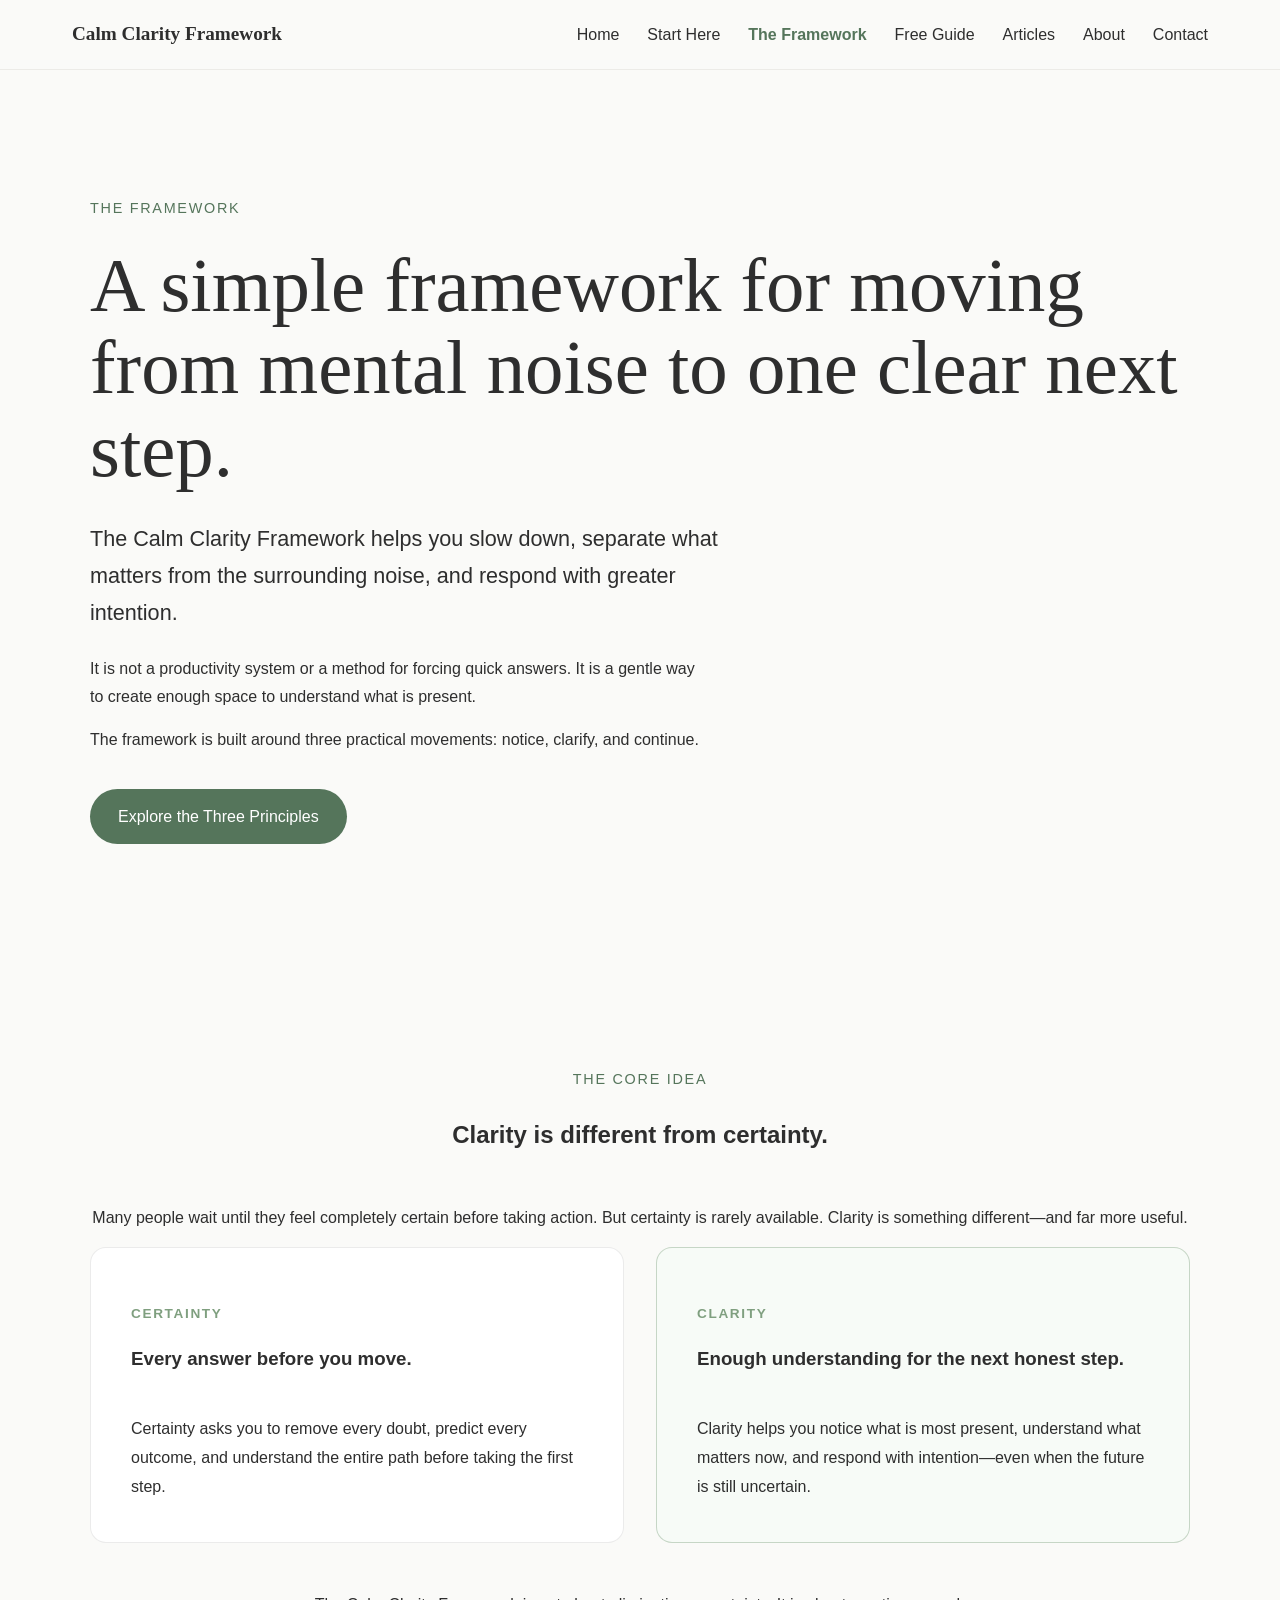
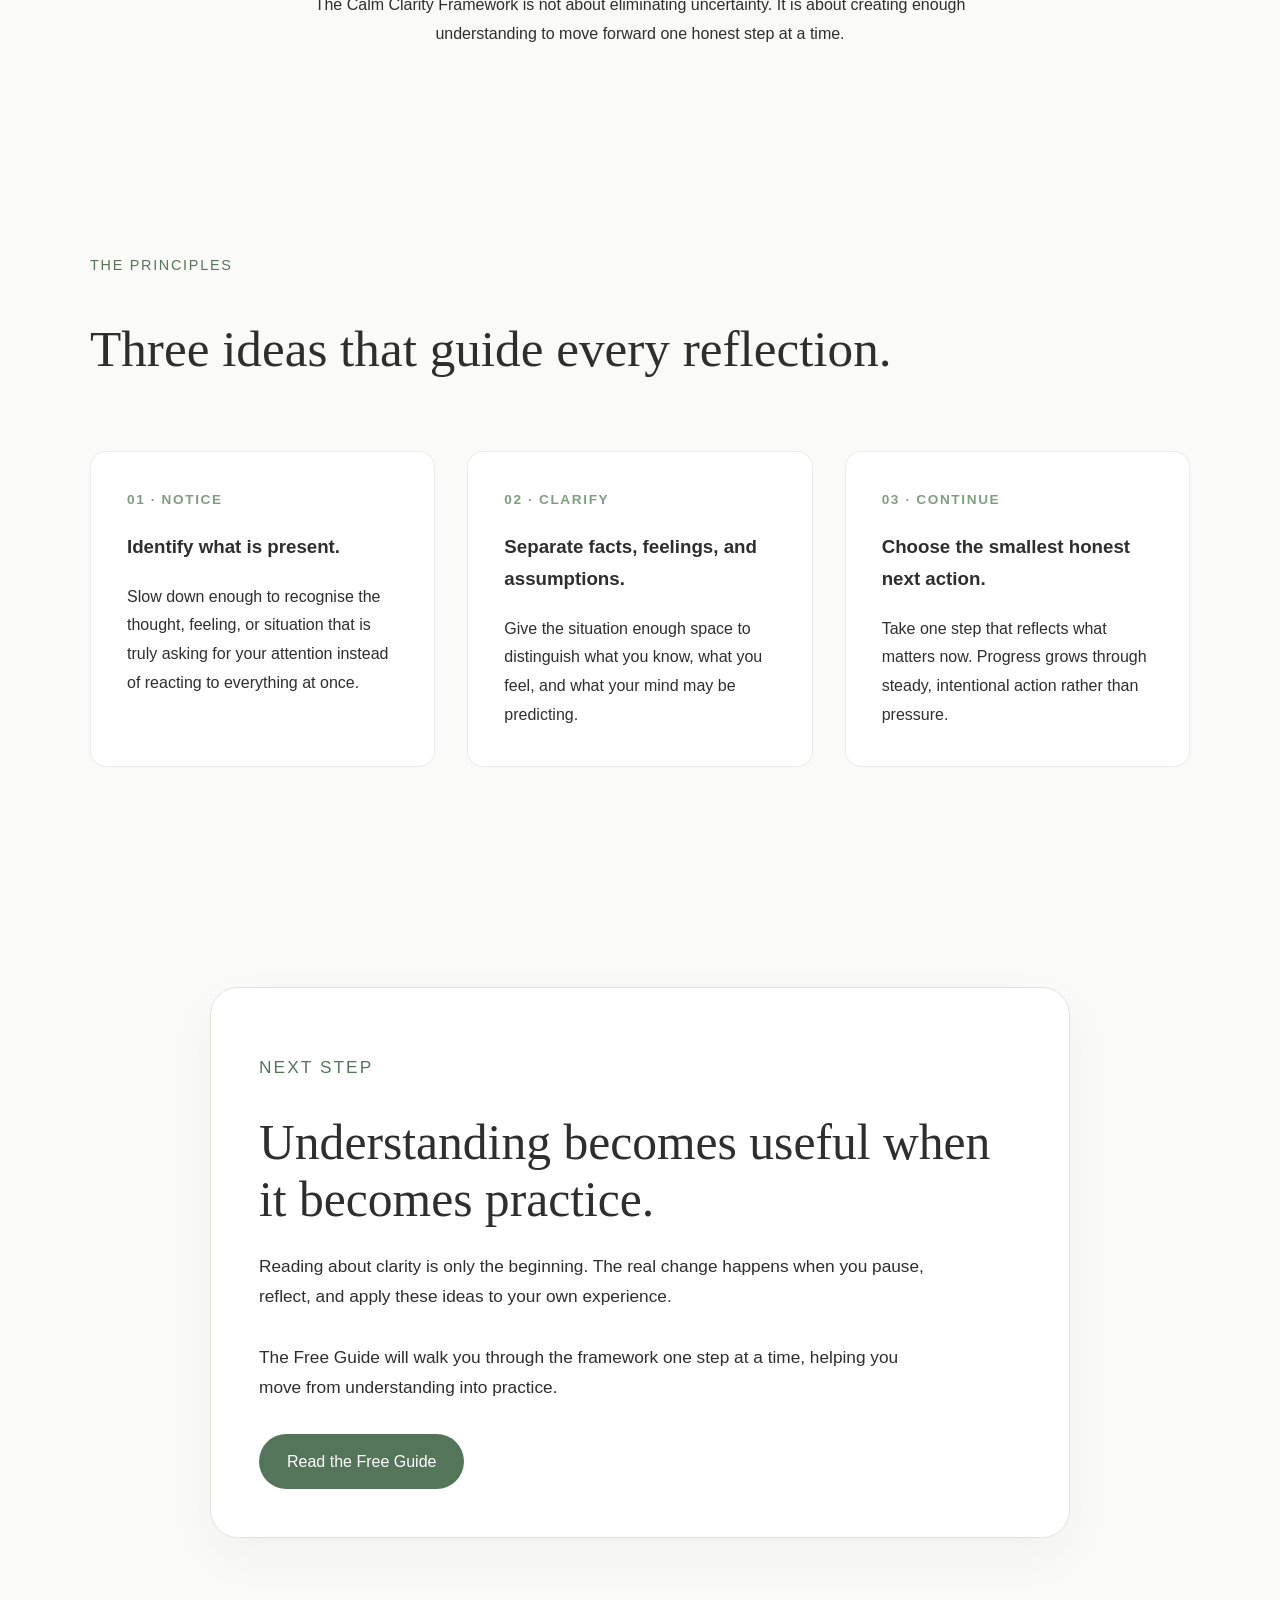
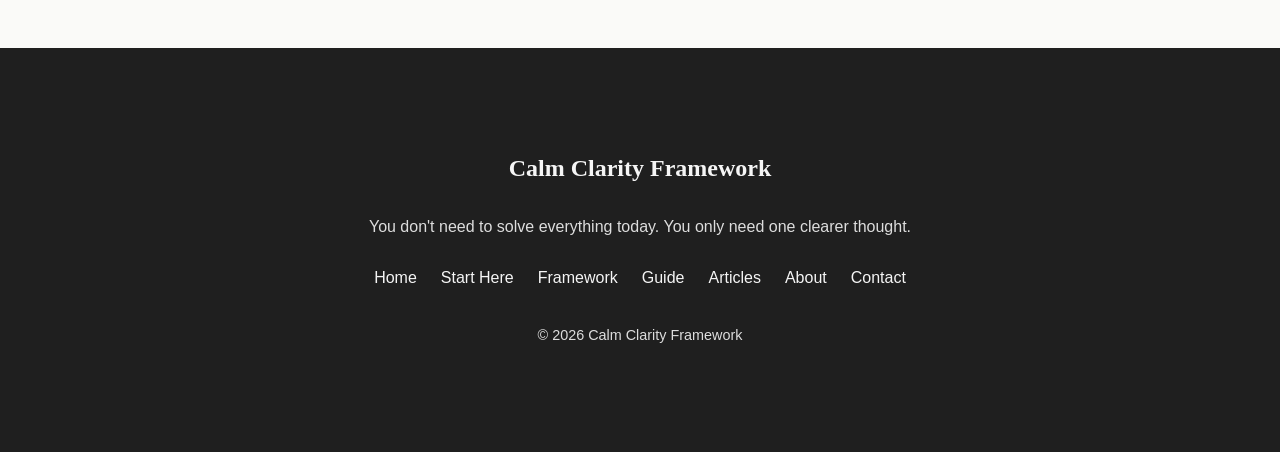
<file: pages/framework.html>
<!DOCTYPE html>
<html lang="en">

<head>
    <!-- Google tag (gtag.js) -->
<script async src="https://www.googletagmanager.com/gtag/js?id=G-4MZVHY34P6"></script>
<script>
  window.dataLayer = window.dataLayer || [];
  function gtag(){dataLayer.push(arguments);}
  gtag('js', new Date());

  gtag('config', 'G-4MZVHY34P6');
</script>
    <meta charset="UTF-8">
    <meta name="viewport" content="width=device-width, initial-scale=1.0">

    <title>The Framework | Calm Clarity Framework</title>

    <meta
        name="description"
        content="Discover the core ideas behind the Calm Clarity Framework and learn a thoughtful approach to reducing mental overwhelm through calm reflection and intentional action."
    >

    <link
        rel="canonical"
        href="https://ftkebbe.github.io/calm-clarity-framework/pages/framework.html"
    >
    <!-- Open Graph -->
<meta property="og:type" content="website">
<meta property="og:site_name" content="Calm Clarity Framework">
<meta property="og:title" content="The Framework | Calm Clarity Framework">
<meta property="og:description" content="Discover the core ideas behind the Calm Clarity Framework and learn a thoughtful approach to reducing mental overwhelm through calm reflection and intentional action.">
<meta property="og:url" content="https://ftkebbe.github.io/calm-clarity-framework/pages/framework.html">
<meta property="og:image" content="https://ftkebbe.github.io/calm-clarity-framework/assets/social-preview.png">
<meta property="og:image:alt" content="Calm Clarity Framework — Find calm through clearer thinking.">

<!-- Twitter / X -->
<meta name="twitter:card" content="summary_large_image">
<meta name="twitter:title" content="The Framework | Calm Clarity Framework">
<meta name="twitter:description" content="Explore a thoughtful approach to reducing mental overwhelm through calm reflection and intentional action.">
<meta name="twitter:image" content="https://ftkebbe.github.io/calm-clarity-framework/assets/social-preview.png">
<meta name="twitter:image:alt" content="Calm Clarity Framework — Find calm through clearer thinking.">
<meta name="robots" content="index, follow">
<meta name="theme-color" content="#82a886">

    <link rel="stylesheet" href="../style.css">

    <link
    rel="icon"
    href="../assets/favicon.png"
    type="image/png"
>

<link
    rel="shortcut icon"
    href="../assets/favicon.png"
>
<script type="application/ld+json">
{
  "@context": "https://schema.org",
  "@type": "WebPage",
  "name": "The Framework",
  "url": "https://ftkebbe.github.io/calm-clarity-framework/pages/framework.html",
  "description": "Discover the core ideas behind the Calm Clarity Framework and learn a thoughtful approach to reducing mental overwhelm through calm reflection and intentional action.",
  "isPartOf": {
    "@type": "WebSite",
    "name": "Calm Clarity Framework",
    "url": "https://ftkebbe.github.io/calm-clarity-framework/"
  }
}
</script>
</head>

<body>
    <header>
    <nav class="navbar">
    <a href="../index.html" class="logo">
        Calm Clarity Framework
    </a>

    <button
        class="menu-toggle"
        type="button"
        aria-label="Open navigation menu"
        aria-expanded="false"
        aria-controls="primary-navigation"
    >
        <span></span>
        <span></span>
        <span></span>
    </button>

    <ul class="nav-links" id="primary-navigation">
        <li><a href="../index.html">Home</a></li>
        <li><a href="start-here.html">Start Here</a></li>
        <li><a href="framework.html" class="active">The Framework</a></li>
        <li><a href="guide.html">Free Guide</a></li>
        <li><a href="articles.html">Articles</a></li>
        <li><a href="about.html">About</a></li>
        <li><a href="contact.html">Contact</a></li>
    </ul>
</nav>
</header>
<main>

    <section class="hero">
    <div class="container">

        <p class="eyebrow">THE FRAMEWORK</p>

        <h1>
            A simple framework for moving from mental noise
            to one clear next step.
        </h1>

        <p class="hero-subtitle">
            The Calm Clarity Framework helps you slow down,
            separate what matters from the surrounding noise,
            and respond with greater intention.
        </p>

        <div class="hero-text">

    <p>
        It is not a productivity system or a method for forcing quick answers.
        It is a gentle way to create enough space to understand what is present.
    </p>

    <p>
        The framework is built around three practical movements:
        notice, clarify, and continue.
    </p>

</div>

        <a href="#principles" class="button">
            Explore the Three Principles
        </a>

    </div>
</section>
    <section class="clarity-section">
    <div class="container">

        <p class="eyebrow">The Core Idea</p>

<h2>Clarity is different from certainty.</h2>

<p class="section-intro">
    Many people wait until they feel completely certain before taking action.
    But certainty is rarely available. Clarity is something different—and far
    more useful.
</p>

        <div class="clarity-comparison">

            <div class="comparison-card">
    <p class="comparison-label">Certainty</p>

    <h3>Every answer before you move.</h3>

    <p>
        Certainty asks you to remove every doubt, predict every outcome,
        and understand the entire path before taking the first step.
    </p>
</div>

            <div class="comparison-card comparison-card-emphasis">
    <p class="comparison-label">Clarity</p>

    <h3>Enough understanding for the next honest step.</h3>

    <p>
        Clarity helps you notice what is most present, understand what
        matters now, and respond with intention—even when the future
        is still uncertain.
    </p>
</div>

        </div>

        <p class="clarity-summary">
    The Calm Clarity Framework is not about eliminating uncertainty.
    It is about creating enough understanding to move forward one
    honest step at a time.
</p>

    </div>
</section>
<section class="articles-preview" id="principles">

    <div class="container">

        <p class="eyebrow">
            THE PRINCIPLES
        </p>

        <h2>
            Three ideas that guide every reflection.
        </h2>

        <div class="framework-grid">

    <article class="framework-card">
        <p class="comparison-label">01 · Notice</p>

        <h3>Identify what is present.</h3>

        <p>
            Slow down enough to recognise the thought, feeling, or situation
            that is truly asking for your attention instead of reacting to
            everything at once.
        </p>
    </article>

    <article class="framework-card">
        <p class="comparison-label">02 · Clarify</p>

        <h3>Separate facts, feelings, and assumptions.</h3>

        <p>
            Give the situation enough space to distinguish what you know,
            what you feel, and what your mind may be predicting.
        </p>
    </article>

    <article class="framework-card">
        <p class="comparison-label">03 · Continue</p>

        <h3>Choose the smallest honest next action.</h3>

        <p>
            Take one step that reflects what matters now.
            Progress grows through steady, intentional action rather than pressure.
        </p>
    </article>

</div>

    </div>

</section>
<section class="begin-section">

    <div class="container">

        <p class="eyebrow">Next Step</p>

<h2>Understanding becomes useful when it becomes practice.</h2>

<p class="section-intro">
    Reading about clarity is only the beginning.
    The real change happens when you pause, reflect,
    and apply these ideas to your own experience.
</p>

<p>
    The Free Guide will walk you through the framework
    one step at a time, helping you move from understanding
    into practice.
</p>

<a href="free-guide.html" class="button">
    Read the Free Guide
</a>

    </div>

</section>

</main>

<div class="site-footer">
    <div class="container">

        <h2>Calm Clarity Framework</h2>

        <p>
            You don't need to solve everything today.
            You only need one clearer thought.
        </p>

        <nav class="footer-nav">
            <a href="../index.html">Home</a>
            <a href="start-here.html">Start Here</a>
            <a href="framework.html">Framework</a>
            <a href="guide.html">Guide</a>
            <a href="articles.html">Articles</a>
            <a href="about.html">About</a>
            <a href="contact.html">Contact</a>
        </nav>

        <p class="copyright">
            © 2026 Calm Clarity Framework
        </p>

    </div>
</div>
<script src="../script.js"></script>

</body>
</html>
</file>
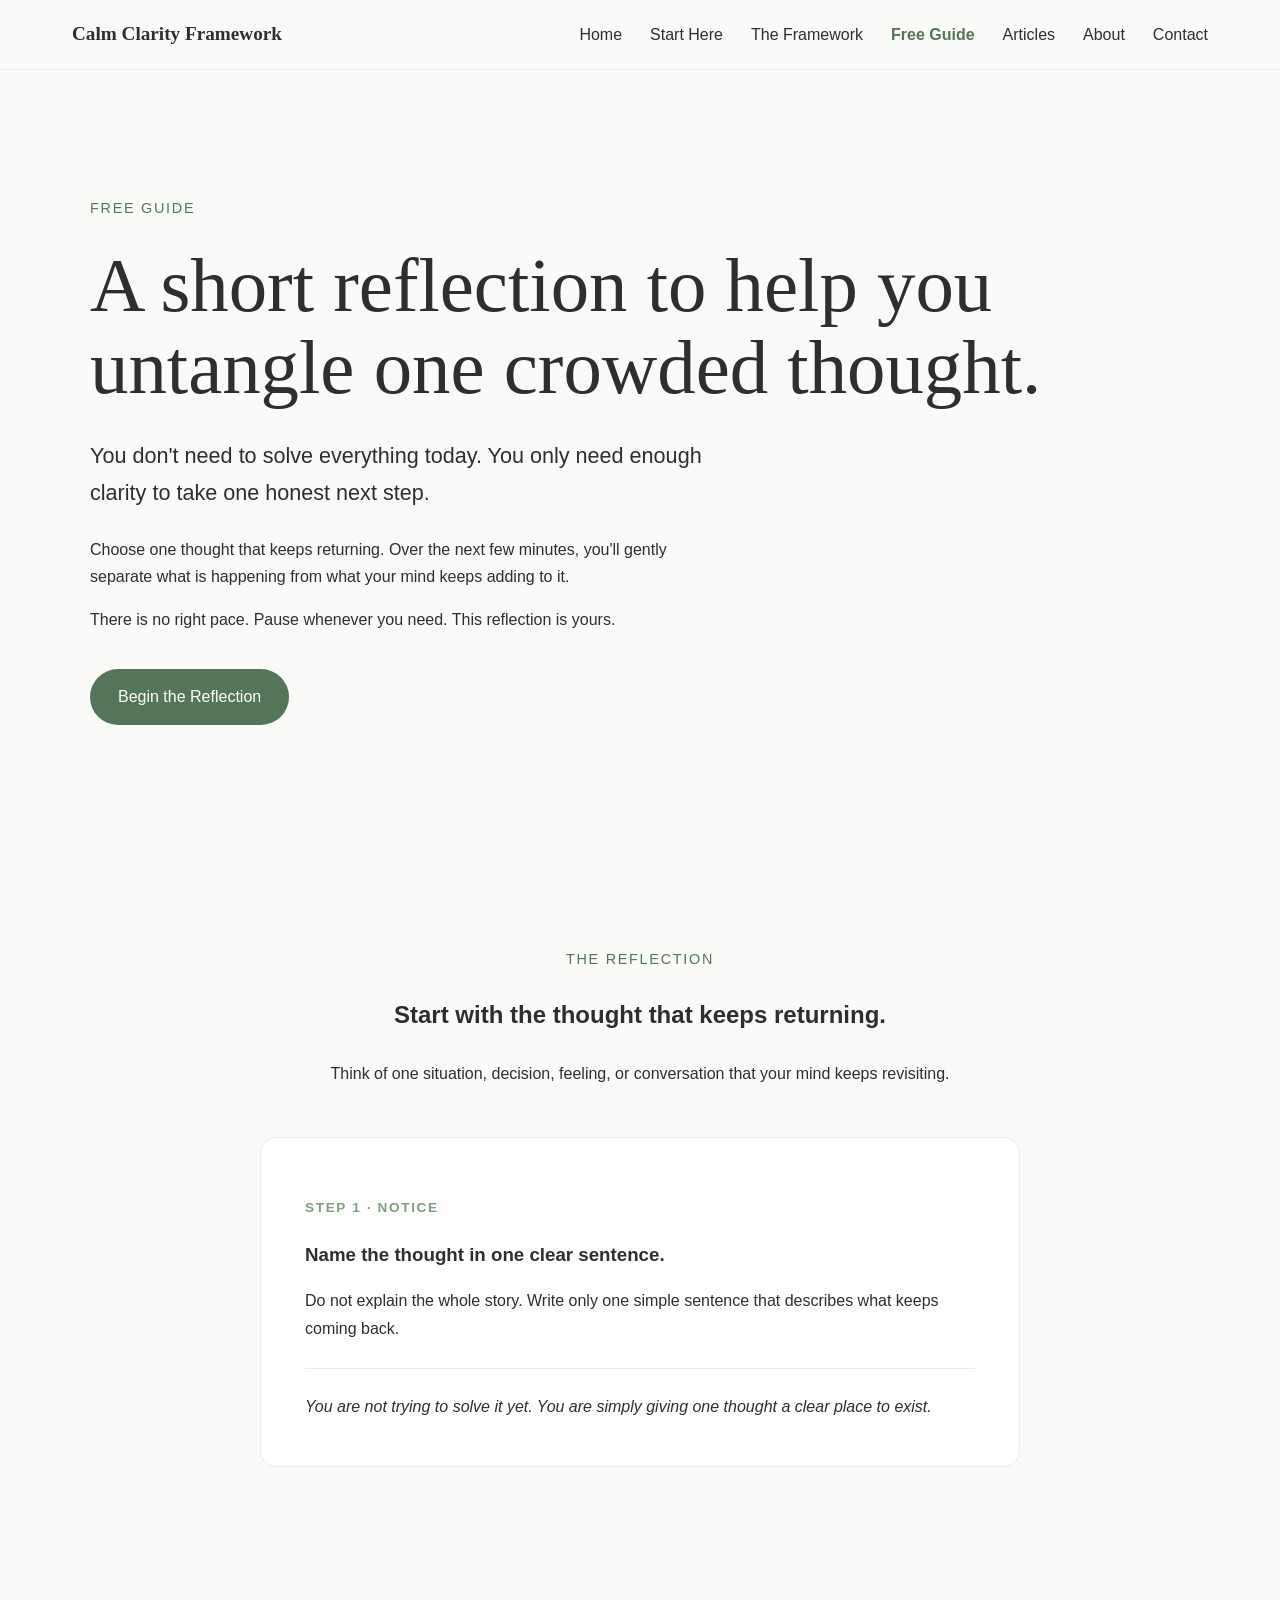
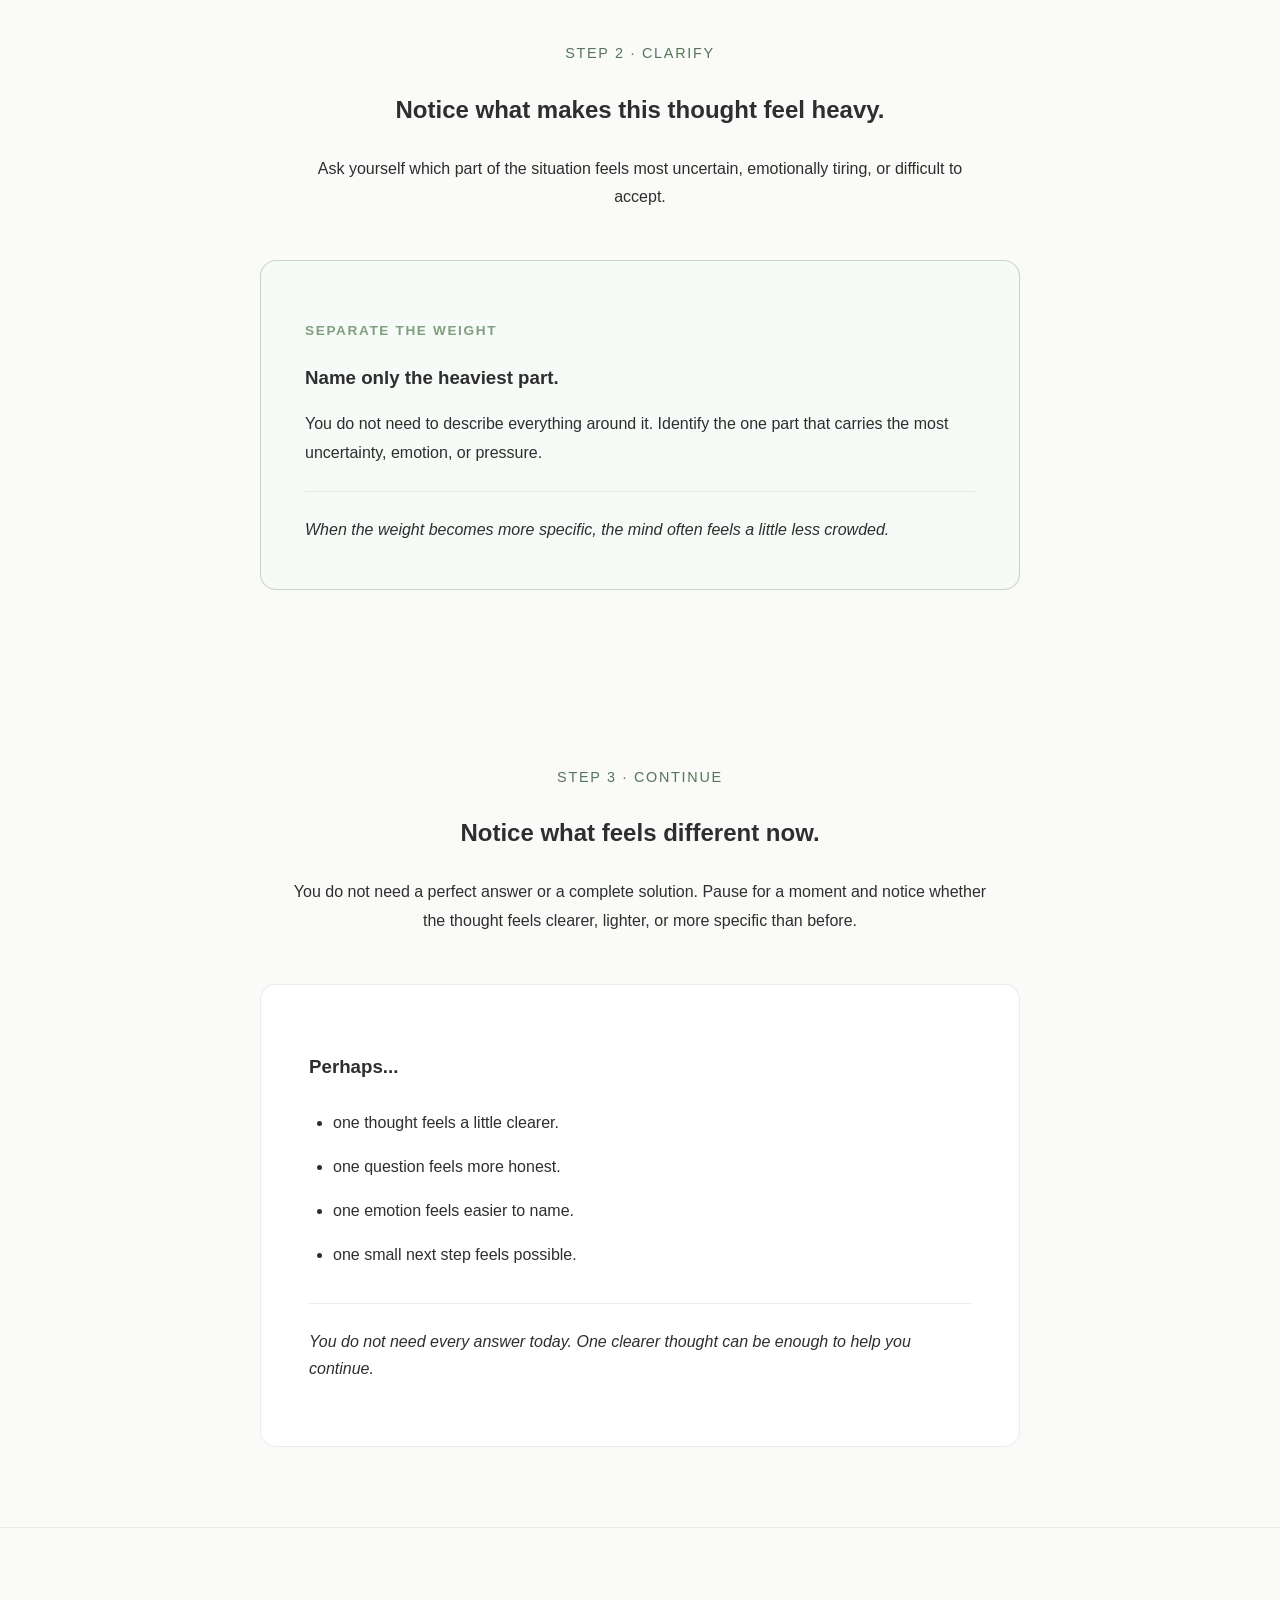
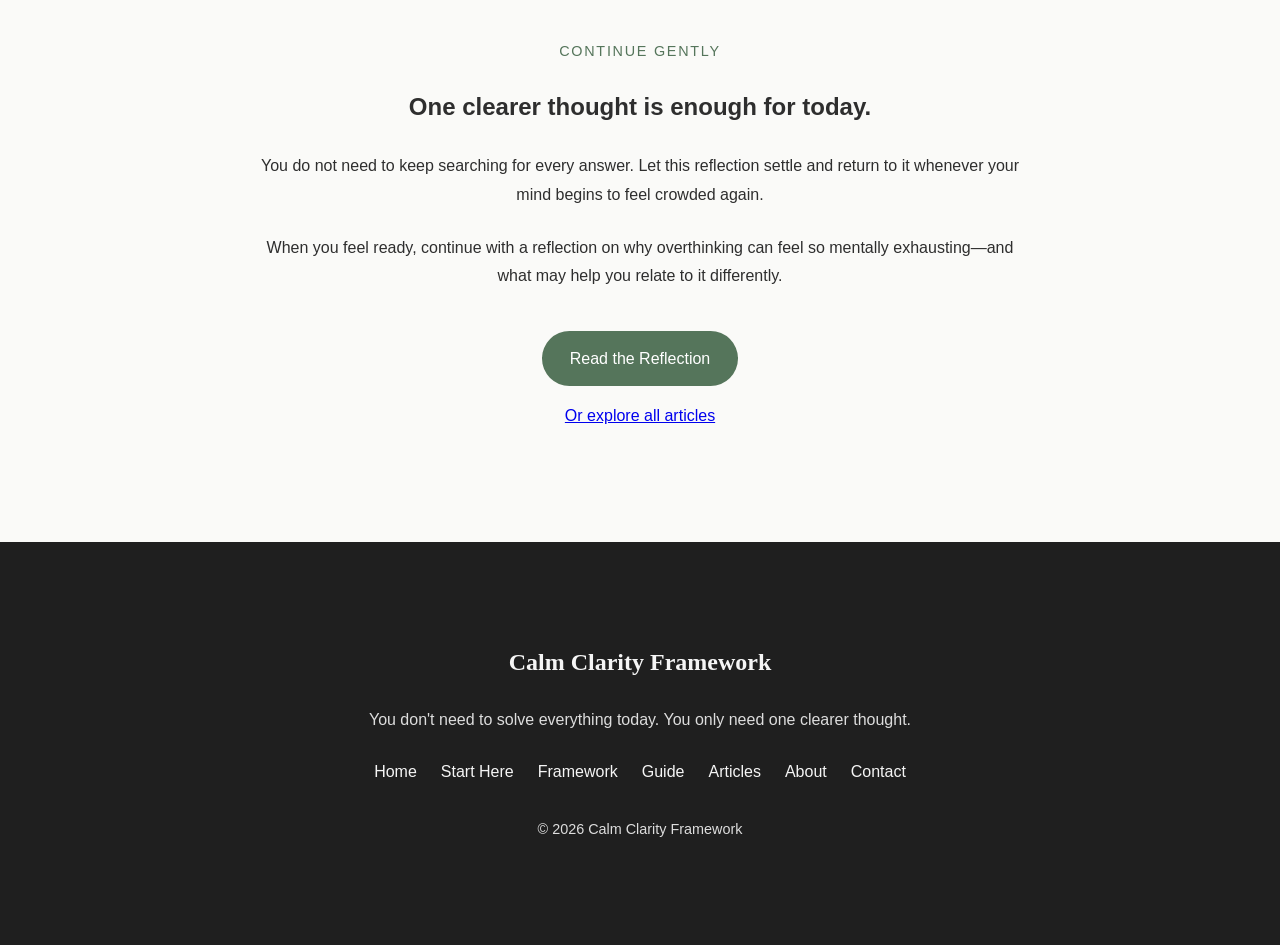
<file: pages/guide.html>
<!DOCTYPE html>
<html lang="en">

<head>
  <!-- Google tag (gtag.js) -->
  <script async src="https://www.googletagmanager.com/gtag/js?id=G-4MZVHY34P6"></script>
  <script>
    window.dataLayer = window.dataLayer || [];

    function gtag() {
      dataLayer.push(arguments);
    }

    gtag("js", new Date());
    gtag("config", "G-4MZVHY34P6");
  </script>

  <meta charset="UTF-8">
  <meta name="viewport" content="width=device-width, initial-scale=1.0">

  <title>Free Guide | Calm Clarity Framework</title>

  <meta
    name="description"
    content="Explore a practical guide with gentle reflections and simple exercises designed to help you slow down, think more clearly, and move forward with confidence."
  >

  <link
    rel="canonical"
    href="https://ftkebbe.github.io/calm-clarity-framework/pages/guide.html"
  >

  <!-- Open Graph -->
  <meta property="og:type" content="website">
  <meta property="og:site_name" content="Calm Clarity Framework">
  <meta property="og:title" content="Free Guide | Calm Clarity Framework">
  <meta
    property="og:description"
    content="Explore a practical guide with gentle reflections and simple exercises designed to help you slow down, think more clearly, and move forward with confidence."
  >
  <meta
    property="og:url"
    content="https://ftkebbe.github.io/calm-clarity-framework/pages/guide.html"
  >
  <meta
    property="og:image"
    content="https://ftkebbe.github.io/calm-clarity-framework/assets/social-preview.png"
  >
  <meta
    property="og:image:alt"
    content="Calm Clarity Framework — Find calm through clearer thinking."
  >

  <!-- Twitter / X -->
  <meta name="twitter:card" content="summary_large_image">
  <meta name="twitter:title" content="Free Guide | Calm Clarity Framework">
  <meta
    name="twitter:description"
    content="Gentle reflections and simple exercises to help you slow down and think more clearly."
  >
  <meta
    name="twitter:image"
    content="https://ftkebbe.github.io/calm-clarity-framework/assets/social-preview.png"
  >
  <meta
    name="twitter:image:alt"
    content="Calm Clarity Framework — Find calm through clearer thinking."
  >

  <meta name="robots" content="index, follow">
  <meta name="theme-color" content="#82a886">

  <link rel="stylesheet" href="../style.css">
  <link rel="icon" href="../assets/favicon.png" type="image/png">

  <script type="application/ld+json">
  {
    "@context": "https://schema.org",
    "@type": "WebPage",
    "name": "Free Guide",
    "url": "https://ftkebbe.github.io/calm-clarity-framework/pages/guide.html",
    "description": "Explore a practical guide with gentle reflections and simple exercises designed to help you slow down, think more clearly, and move forward with confidence.",
    "isPartOf": {
      "@type": "WebSite",
      "name": "Calm Clarity Framework",
      "url": "https://ftkebbe.github.io/calm-clarity-framework/"
    }
  }
  </script>
</head>

<body>
    <header>
    <nav class="navbar">
    <a href="../index.html" class="logo">
        Calm Clarity Framework
    </a>

    <button
        class="menu-toggle"
        type="button"
        aria-label="Open navigation menu"
        aria-expanded="false"
        aria-controls="primary-navigation"
    >
        <span></span>
        <span></span>
        <span></span>
    </button>

    <ul class="nav-links" id="primary-navigation">
        <li><a href="../index.html">Home</a></li>
        <li><a href="start-here.html">Start Here</a></li>
        <li><a href="framework.html">The Framework</a></li>
        <li><a href="guide.html" class="active">Free Guide</a></li>
        <li><a href="articles.html">Articles</a></li>
        <li><a href="about.html">About</a></li>
        <li><a href="contact.html">Contact</a></li>
    </ul>
</nav>
</header>
<main>

    <section class="hero">

        <div class="container">

            <p class="eyebrow">
                FREE GUIDE
            </p>

            <h1>
                A short reflection to help you untangle one crowded thought.
            </h1>

            <p class="hero-subtitle">
                You don't need to solve everything today.
You only need enough clarity to take one honest next step.
            </p>

            <div class="hero-text">

                <p>
                    Choose one thought that keeps returning.

Over the next few minutes, you'll gently separate what is happening from what your mind keeps adding to it.
                </p>

                <p>
                    There is no right pace.

Pause whenever you need.

This reflection is yours.
                </p>

            </div>

            <a href="#reflection" class="button">
                Begin the Reflection
            </a>

        </div>

    </section>
    <section class="guide-step-section" id="reflection">
    <div class="container">

        <p class="eyebrow">The reflection</p>

        <h2>Start with the thought that keeps returning.</h2>

        <p class="guide-step-intro">
            Think of one situation, decision, feeling, or conversation
            that your mind keeps revisiting.
        </p>

        <div class="guide-exercise-card">

            <p class="guide-step-label">Step 1 · Notice</p>

            <h3>Name the thought in one clear sentence.</h3>

            <p>
                Do not explain the whole story. Write only one simple
                sentence that describes what keeps coming back.
            </p>

            <p class="guide-reminder">
                You are not trying to solve it yet. You are simply giving
                one thought a clear place to exist.
            </p>

        </div>

    </div>
</section>
<section class="guide-step-section">
    <div class="container">

        <p class="eyebrow">STEP 2 · CLARIFY</p>

        <h2>Notice what makes this thought feel heavy.</h2>

        <p class="guide-step-intro">
            Ask yourself which part of the situation feels most uncertain,
            emotionally tiring, or difficult to accept.
        </p>

        <div class="guide-exercise-card guide-exercise-card-emphasis">

            <p class="guide-step-label">Separate the weight</p>

            <h3>Name only the heaviest part.</h3>

            <p>
    You do not need to describe everything around it.
    Identify the one part that carries the most uncertainty,
    emotion, or pressure.
</p>

            <p class="guide-reminder">
                When the weight becomes more specific, the mind often feels
                a little less crowded.
            </p>

        </div>

    </div>
</section>
<section class="reflection-summary-section">

    <div class="container">

        <p class="eyebrow">
    STEP 3 · CONTINUE
</p>

        <h2>Notice what feels different now.</h2>

        <p class="reflection-intro">
    You do not need a perfect answer or a complete solution.
    Pause for a moment and notice whether the thought feels
    clearer, lighter, or more specific than before.
</p>

        <div class="reflection-summary-card">

            <h3>Perhaps...</h3>

            <ul class="reflection-list">

                <li>one thought feels a little clearer.</li>

                <li>one question feels more honest.</li>

                <li>one emotion feels easier to name.</li>

                <li>one small next step feels possible.</li>

            </ul>

            <p class="reflection-closing">
    You do not need every answer today.
    One clearer thought can be enough to help you continue.
</p>

        </div>

    </div>

</section>
<section class="guide-final-cta">
    <div class="container">

        <p class="eyebrow">Continue gently</p>

        <h2>One clearer thought is enough for today.</h2>

        <p class="guide-final-text">
            You do not need to keep searching for every answer.
            Let this reflection settle and return to it whenever
            your mind begins to feel crowded again.
        </p>

        <p class="guide-final-text">
            When you feel ready, continue with a reflection on why
            overthinking can feel so mentally exhausting—and what
            may help you relate to it differently.
        </p>

        <a href="why-overthinking-feels-so-exhausting.html" class="button">
            Read the Reflection
        </a>

        <p class="guide-secondary-link">
            <a href="articles.html">
                Or explore all articles
            </a>
        </p>

    </div>
</section>

</main>

<div class="site-footer">
    <div class="container">

        <h2>Calm Clarity Framework</h2>

        <p>
            You don't need to solve everything today.
            You only need one clearer thought.
        </p>

        <nav class="footer-nav">
            <a href="../index.html">Home</a>
            <a href="start-here.html">Start Here</a>
            <a href="framework.html">Framework</a>
            <a href="guide.html">Guide</a>
            <a href="articles.html">Articles</a>
            <a href="about.html">About</a>
            <a href="contact.html">Contact</a>
        </nav>

        <p class="copyright">
            © 2026 Calm Clarity Framework
        </p>

    </div>
</div>
<script src="../script.js"></script>

</body>

</html>
</file>
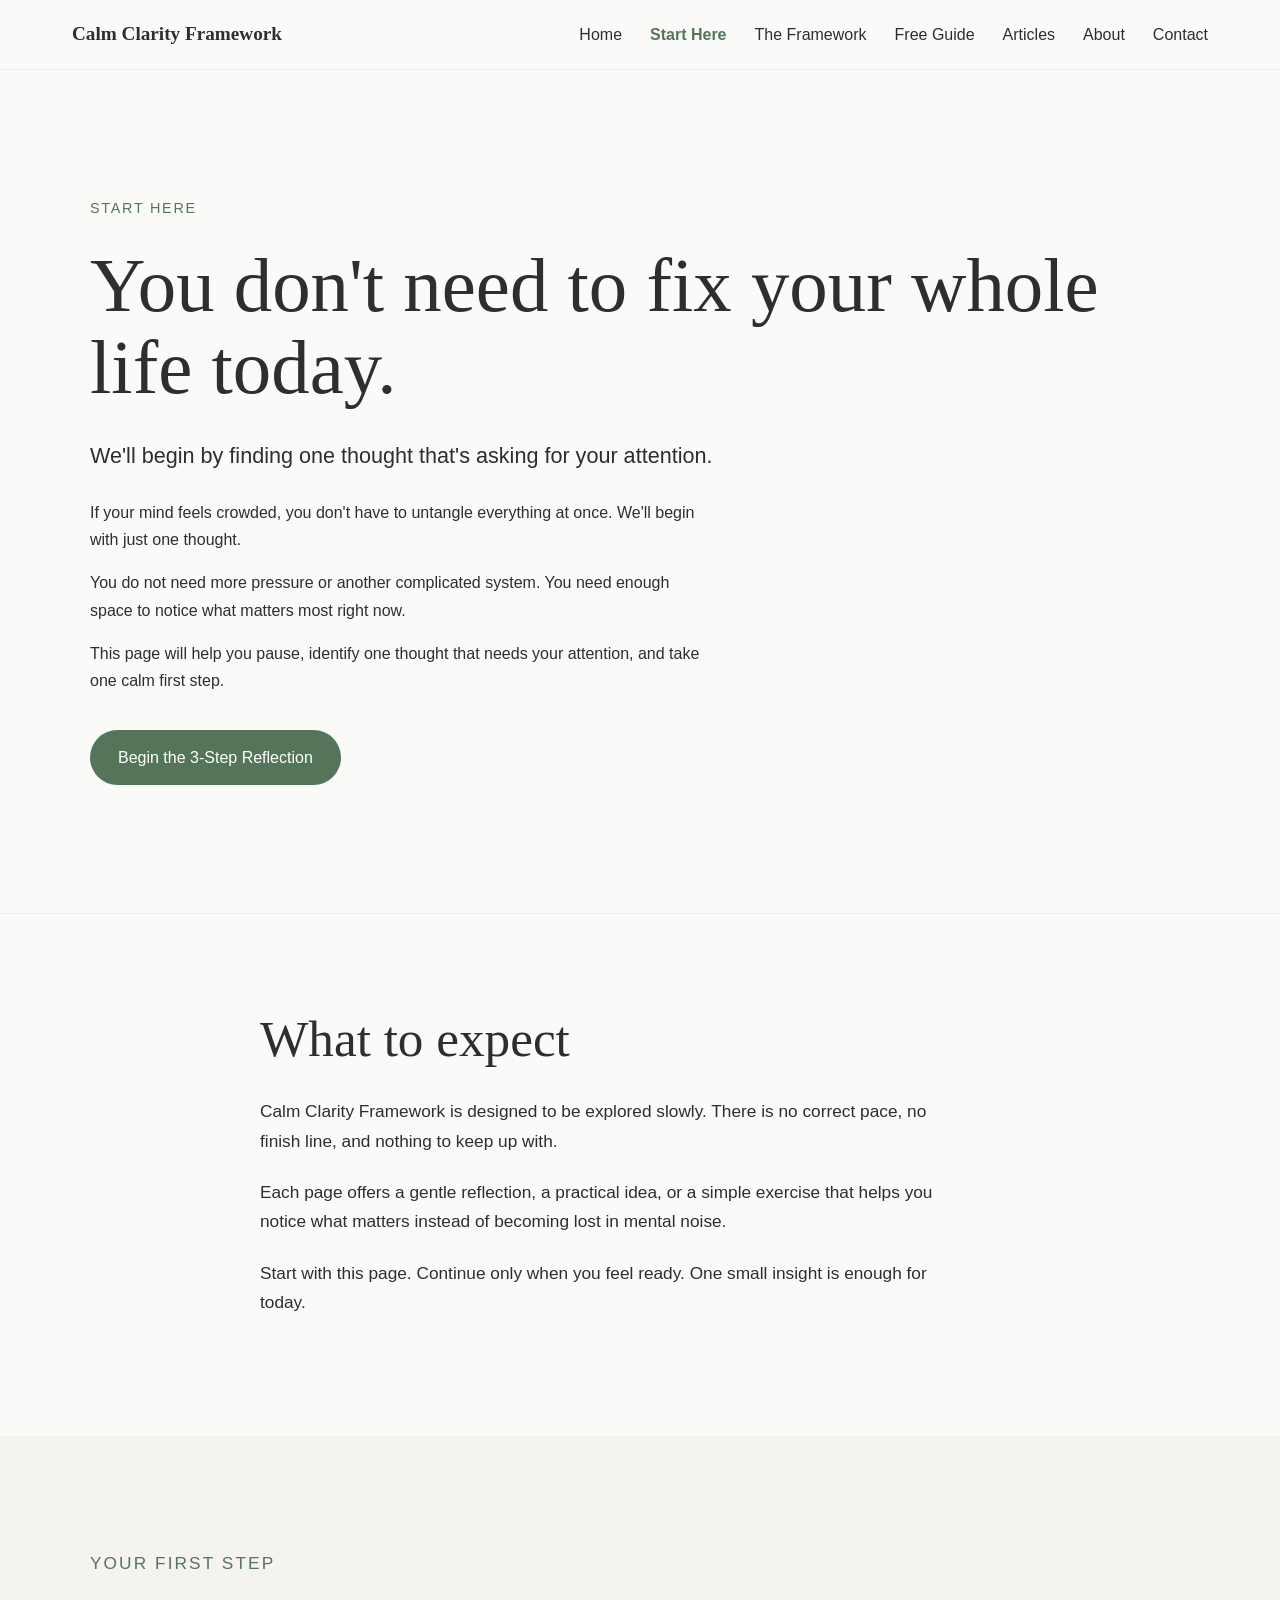
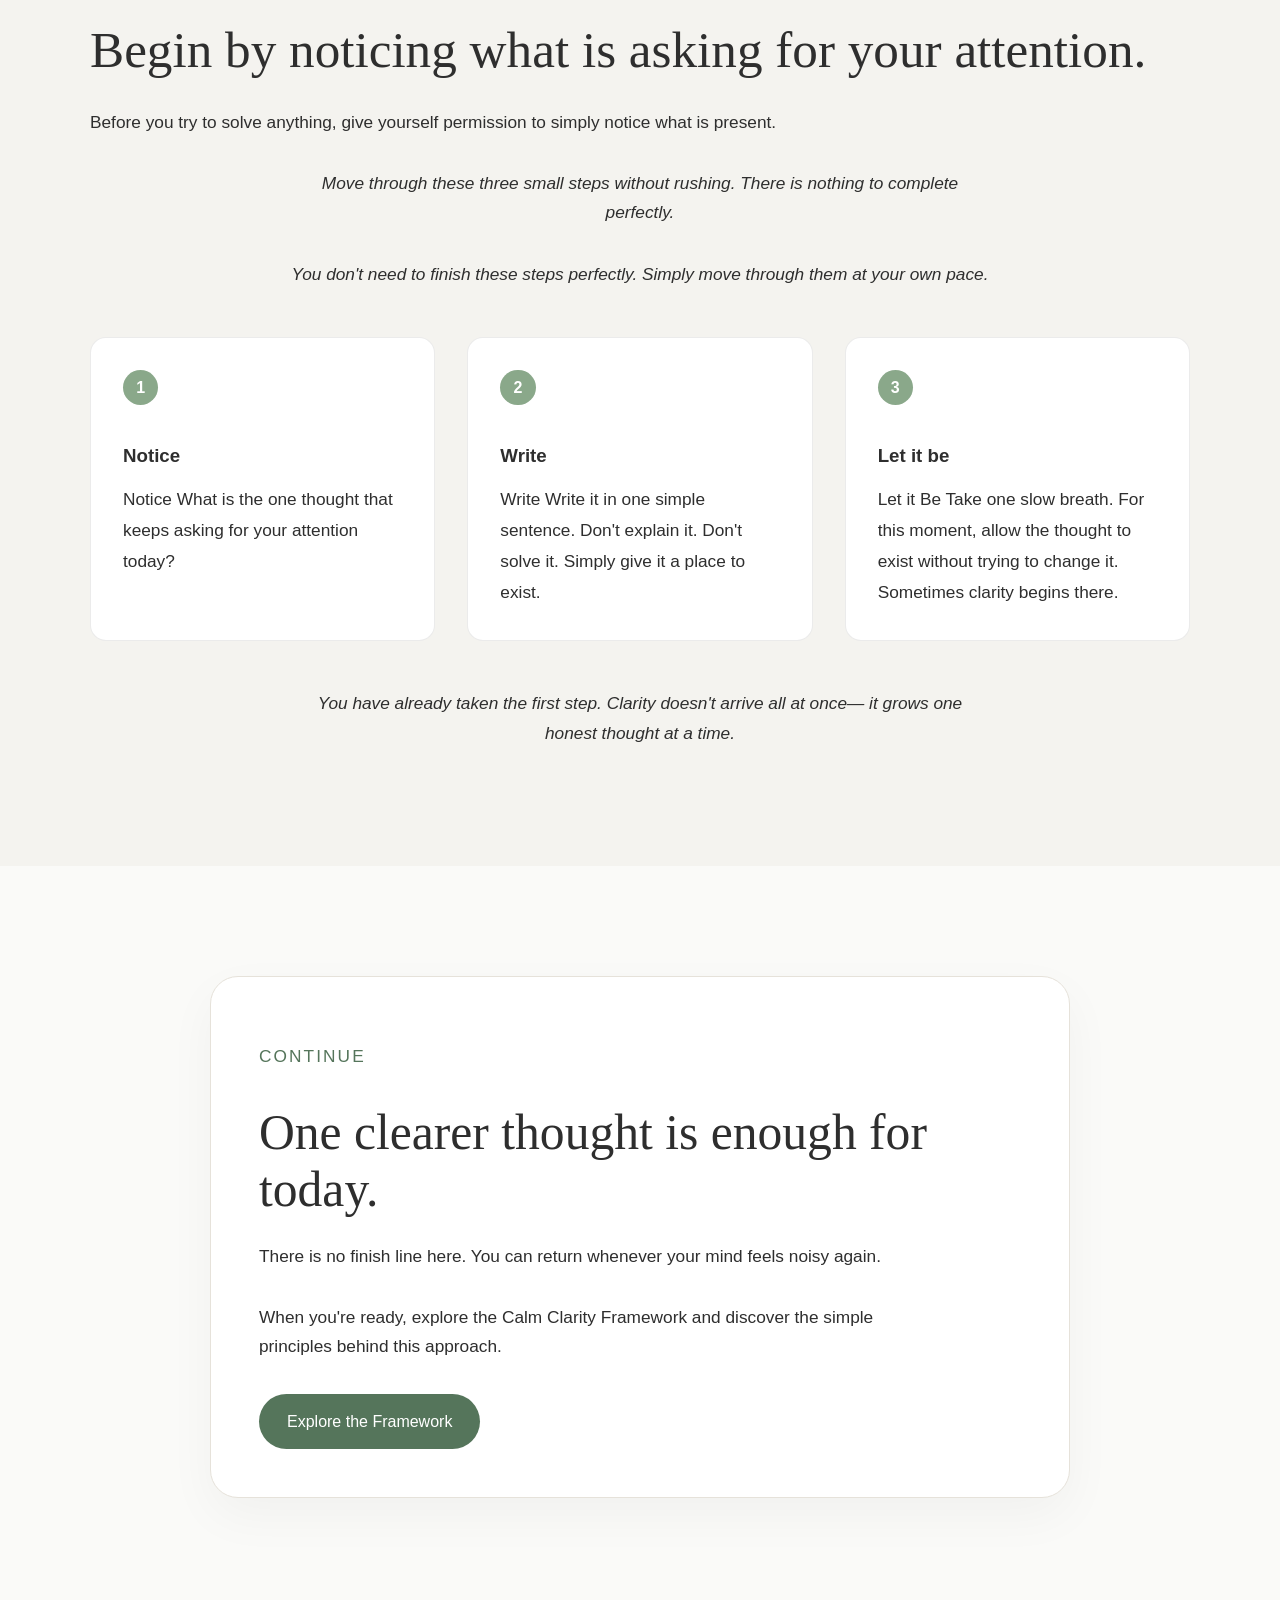
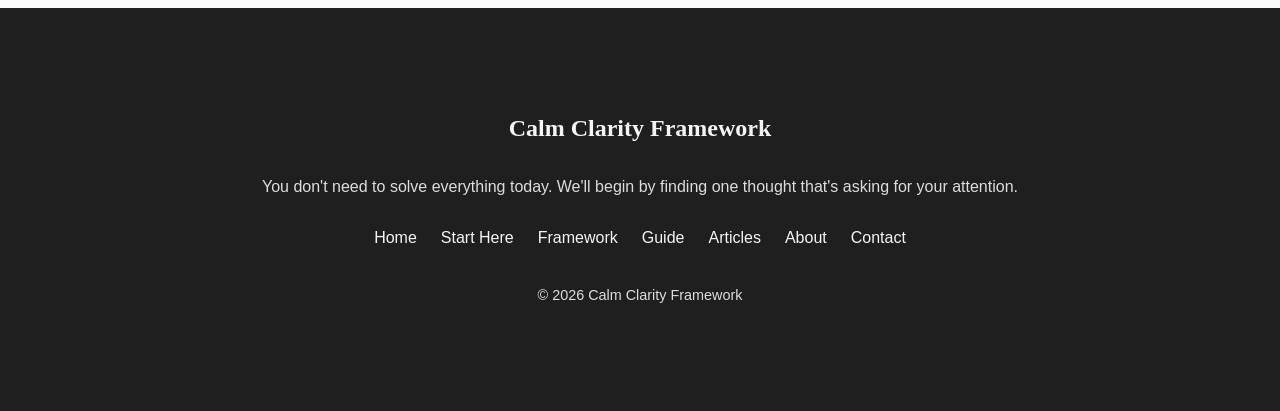
<file: pages/start-here.html>
<!DOCTYPE html>
<html lang="en">

<head>
    <!-- Google tag (gtag.js) -->
<script async src="https://www.googletagmanager.com/gtag/js?id=G-4MZVHY34P6"></script>
<script>
  window.dataLayer = window.dataLayer || [];
  function gtag(){dataLayer.push(arguments);}
  gtag('js', new Date());

  gtag('config', 'G-4MZVHY34P6');
</script>
    <meta charset="UTF-8">
    <meta name="viewport" content="width=device-width, initial-scale=1.0">

    <title>Start Here | A Calm Beginning for Clearer Thinking</title>

    <meta
        name="description"
        content="Start your journey with the Calm Clarity Framework. Discover the first simple steps toward quieter thinking and greater clarity."
    >

    <link
        rel="canonical"
        href="https://ftkebbe.github.io/calm-clarity-framework/pages/start-here.html"
    >
    <!-- Open Graph -->
<meta property="og:type" content="website">
<meta property="og:site_name" content="Calm Clarity Framework">
<meta property="og:title"
content="Start Here | A Calm Beginning for Clearer Thinking">
<meta property="og:description" content="Start your journey with the Calm Clarity Framework. Discover the first simple steps toward quieter thinking and greater clarity.">
<meta property="og:url" content="https://ftkebbe.github.io/calm-clarity-framework/pages/start-here.html">
<meta property="og:image" content="https://ftkebbe.github.io/calm-clarity-framework/assets/social-preview.png">
<meta property="og:image:alt" content="Calm Clarity Framework — Find calm through clearer thinking.">
<meta name="robots" content="index, follow">
<meta name="theme-color" content="#82a886">

<!-- Twitter / X -->
<meta name="twitter:card" content="summary_large_image">
<meta name="twitter:title"
content="Start Here | A Calm Beginning for Clearer Thinking">
<meta name="twitter:description" content="Discover the first simple steps toward quieter thinking and greater clarity.">
<meta name="twitter:image" content="https://ftkebbe.github.io/calm-clarity-framework/assets/social-preview.png">
<meta name="twitter:image:alt" content="Calm Clarity Framework — Find calm through clearer thinking.">

    <link rel="stylesheet" href="../style.css">

    <link
    rel="icon"
    href="../assets/favicon.png"
    type="image/png"
>

<link
    rel="shortcut icon"
    href="../assets/favicon.png"
>
<script type="application/ld+json">
{
  "@context": "https://schema.org",
  "@type": "WebPage",
  "name": "Start Here",
  "url": "https://ftkebbe.github.io/calm-clarity-framework/pages/start-here.html",
  "description": "Start your journey with the Calm Clarity Framework. Discover the first simple steps toward quieter thinking and greater clarity.",
  "isPartOf": {
    "@type": "WebSite",
    "name": "Calm Clarity Framework",
    "url": "https://ftkebbe.github.io/calm-clarity-framework/"
  }
}
</script>
</head>

<body>
    <header>
       <nav class="navbar">
    <a href="../index.html" class="logo">
        Calm Clarity Framework
    </a>

    <button
        class="menu-toggle"
        type="button"
        aria-label="Open navigation menu"
        aria-expanded="false"
        aria-controls="primary-navigation"
    >
        <span></span>
        <span></span>
        <span></span>
    </button>

    <ul class="nav-links" id="primary-navigation">
        <li><a href="../index.html">Home</a></li>
        <li><a href="start-here.html" class="active">Start Here</a></li>
        <li><a href="framework.html">The Framework</a></li>
        <li><a href="guide.html">Free Guide</a></li>
        <li><a href="articles.html">Articles</a></li>
        <li><a href="about.html">About</a></li>
        <li><a href="contact.html">Contact</a></li>
    </ul>
</nav>
    </header>
    <main>

    <section class="hero">
        <div class="container">

            <p class="eyebrow">
                START HERE
            </p>

            <h1>
                You don't need to fix your whole life today.
            </h1>

            <p class="hero-subtitle">
    We'll begin by finding one thought that's asking for your attention.
</p>

            <div class="hero-text">

                  <p>
                    If your mind feels crowded,
you don't have to untangle everything at once.
We'll begin with just one thought.
                  </p>

                  <p>
                     You do not need more pressure or another complicated system.
        You need enough space to notice what matters most right now.
                  </p>

                  <p>
                    This page will help you pause, identify one thought that needs
        your attention, and take one calm first step.
                  </p>

            </div>

            <a href="#first-step" class="button">
    Begin the 3-Step Reflection
           </a>
    </div>
    </section>
    <section class="intro-section">

    <div class="section-inner">

    <h2>What to expect</h2>

    <p>
        Calm Clarity Framework is designed to be explored slowly.
        There is no correct pace, no finish line, and nothing to keep up with.
    </p>

    <p>
        Each page offers a gentle reflection, a practical idea, or a simple
        exercise that helps you notice what matters instead of becoming lost
        in mental noise.
    </p>

    <p>
        Start with this page. Continue only when you feel ready.
        One small insight is enough for today.
    </p>

</div>

</section>
<section class="philosophy-section" id="first-step">
    <div class="container">

        <p class="eyebrow">Your first step</p>

        <h2>
            Begin by noticing what is asking for your attention.
        </h2>

        <p>
    Before you try to solve anything, give yourself permission
    to simply notice what is present.
</p>

<p class="exercise-intro">
    Move through these three small steps without rushing.
    There is nothing to complete perfectly.
</p>
        <p class="exercise-intro">
    You don't need to finish these steps perfectly.
    Simply move through them at your own pace.
</p>

        <div class="first-step-list">

            <div class="step-card">
                <span class="step-number">1</span>

                <h3>Notice</h3>

                <p>
                    Notice

What is the one thought
that keeps asking for your attention today?
                </p>
            </div>

            <div class="step-card">
                <span class="step-number">2</span>

                <h3>Write</h3>

                <p>
                    Write

Write it in one simple sentence.

Don't explain it.
Don't solve it.
Simply give it a place to exist.
                </p>
            </div>

            <div class="step-card">
                <span class="step-number">3</span>

                <h3>Let it be</h3>

                <p>
                    Let it Be

Take one slow breath.

For this moment,
allow the thought to exist without trying to change it.

Sometimes clarity begins there.
                </p>
            </div>

        </div>

        <p class="clarity-note">
    You have already taken the first step.
    Clarity doesn't arrive all at once—
    it grows one honest thought at a time.
</p>

    </div>
</section>
<section class="begin-section">

    <div class="container">

        <p class="eyebrow">
            Continue
        </p>

        <h2>
            One clearer thought is enough for today.
        </h2>

        <p>
            There is no finish line here.
            You can return whenever your mind feels noisy again.
        </p>

        <p>
            When you're ready, explore the Calm Clarity Framework and discover
            the simple principles behind this approach.
        </p>

        <a href="framework.html" class="button">
            Explore the Framework
        </a>

    </div>

</section>
        </main>

    <div class="site-footer">
        <div class="container">

            <h2>Calm Clarity Framework</h2>

            <p>
                You don't need to solve everything today.
                We'll begin by finding one thought that's asking for your attention.
            </p>

            <nav class="footer-nav">
                <a href="../index.html">Home</a>
                <a href="start-here.html">Start Here</a>
                <a href="framework.html">Framework</a>
                <a href="guide.html">Guide</a>
                <a href="articles.html">Articles</a>
                <a href="about.html">About</a>
                <a href="contact.html">Contact</a>
            </nav>

            <p class="copyright">
                © 2026 Calm Clarity Framework
            </p>

        </div>
    </div>
    <script src="../script.js"></script>

</body>

</html>
</file>
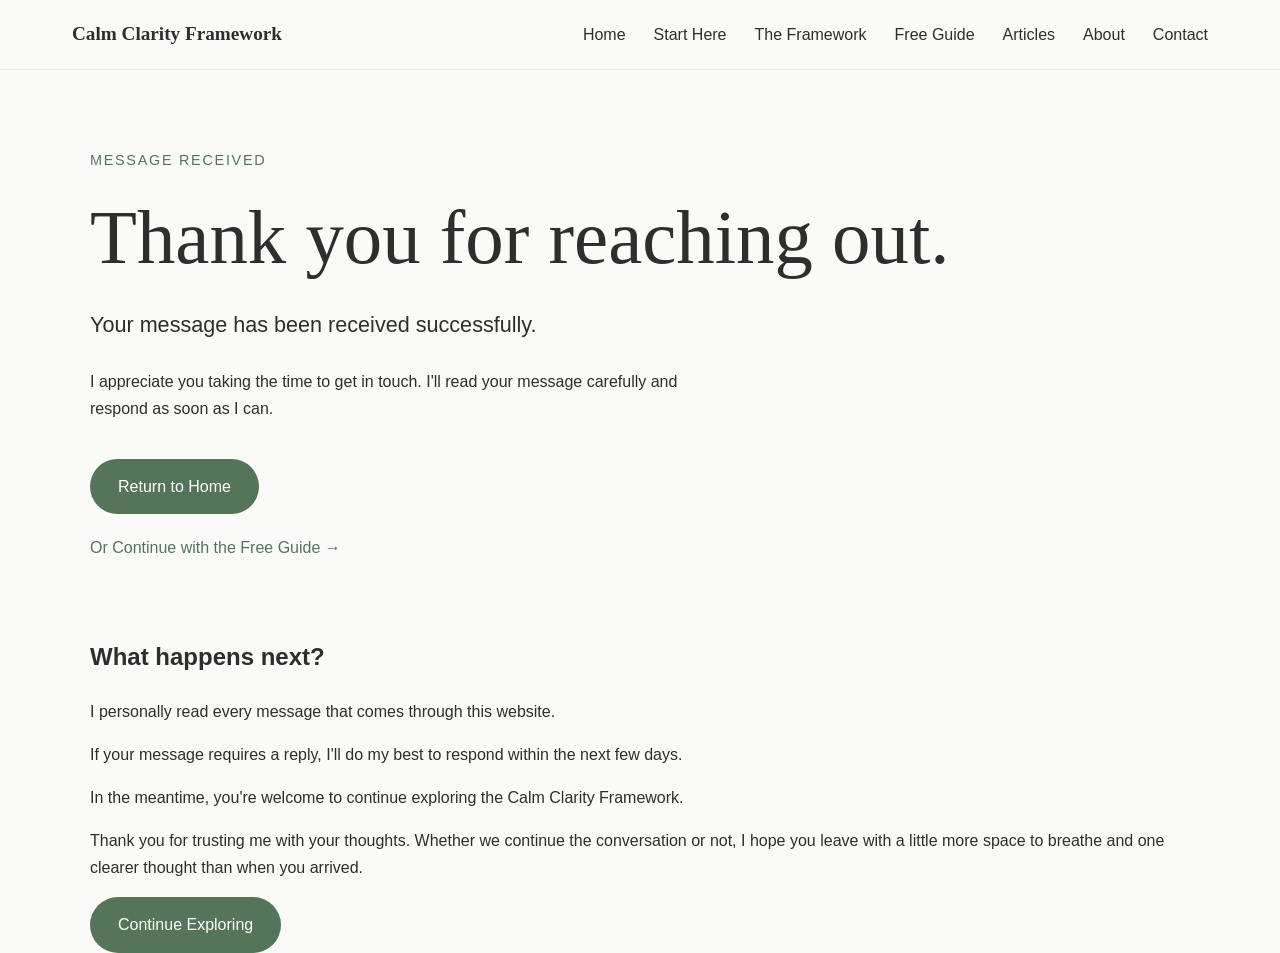
<file: pages/thank-you.html>
<!DOCTYPE html>
<html lang="en">

<head>
  <!-- Google tag (gtag.js) -->
  <script async src="https://www.googletagmanager.com/gtag/js?id=G-4MZVHY34P6"></script>
  <script>
    window.dataLayer = window.dataLayer || [];

    function gtag() {
      dataLayer.push(arguments);
    }

    gtag("js", new Date());
    gtag("config", "G-4MZVHY34P6");
  </script>

  <meta charset="UTF-8">
  <meta name="viewport" content="width=device-width, initial-scale=1.0">

  <title>Thank You | Calm Clarity Framework</title>

  <meta
    name="description"
    content="Thank you for contacting Calm Clarity Framework. Your message has been received, and you'll receive a response as soon as possible."
  >

  <meta name="robots" content="noindex, follow">

  <link
    rel="canonical"
    href="https://ftkebbe.github.io/calm-clarity-framework/pages/thank-you.html"
  >

  <link rel="stylesheet" href="../style.css">
  <link rel="icon" href="../assets/favicon.png" type="image/png">
</head>

<body>
    <header>
    <nav class="navbar">
    <a href="../index.html" class="logo">
        Calm Clarity Framework
    </a>

    <button
        class="menu-toggle"
        type="button"
        aria-label="Open navigation menu"
        aria-expanded="false"
        aria-controls="primary-navigation"
    >
        <span></span>
        <span></span>
        <span></span>
    </button>

    <ul class="nav-links" id="primary-navigation">
        <li><a href="../index.html">Home</a></li>
        <li><a href="start-here.html">Start Here</a></li>
        <li><a href="framework.html">The Framework</a></li>
        <li><a href="guide.html">Free Guide</a></li>
        <li><a href="articles.html">Articles</a></li>
        <li><a href="about.html">About</a></li>
        <li><a href="contact.html">Contact</a></li>
    </ul>
</nav>
</header>
<main>

    <section class="hero thank-you-hero">
        <div class="container">

            <p class="eyebrow">Message received</p>

            <h1>
                Thank you for reaching out.
            </h1>

            <p class="hero-subtitle">
                Your message has been received successfully.
            </p>

            <p class="hero-text">
                I appreciate you taking the time to get in touch.
                I'll read your message carefully and respond as soon as I can.
            </p>

            <a href="../index.html" class="button">
                Return to Home
            </a>
            <p class="secondary-link">
    <a href="guide.html">
        Or Continue with the Free Guide →
    </a>
</p>

        </div>
    </section>
    <section class="section">
    <div class="container narrow">

        <h2>What happens next?</h2>

        <p>
            I personally read every message that comes through this website.
        </p>

        <p>
            If your message requires a reply, I'll do my best to respond within
            the next few days.
        </p>

        <p>
            In the meantime, you're welcome to continue exploring the Calm
            Clarity Framework.
        </p>
        <p>
        Thank you for trusting me with your thoughts. Whether we continue the conversation or not, I hope you leave with a little more space to breathe and one clearer thought than when you arrived.
        </p>

        <a href="framework.html" class="button">
    Continue Exploring

        </a>

    </div>
</section>

</main>
<script src="../script.js"></script>

</body>

</html>
</file>
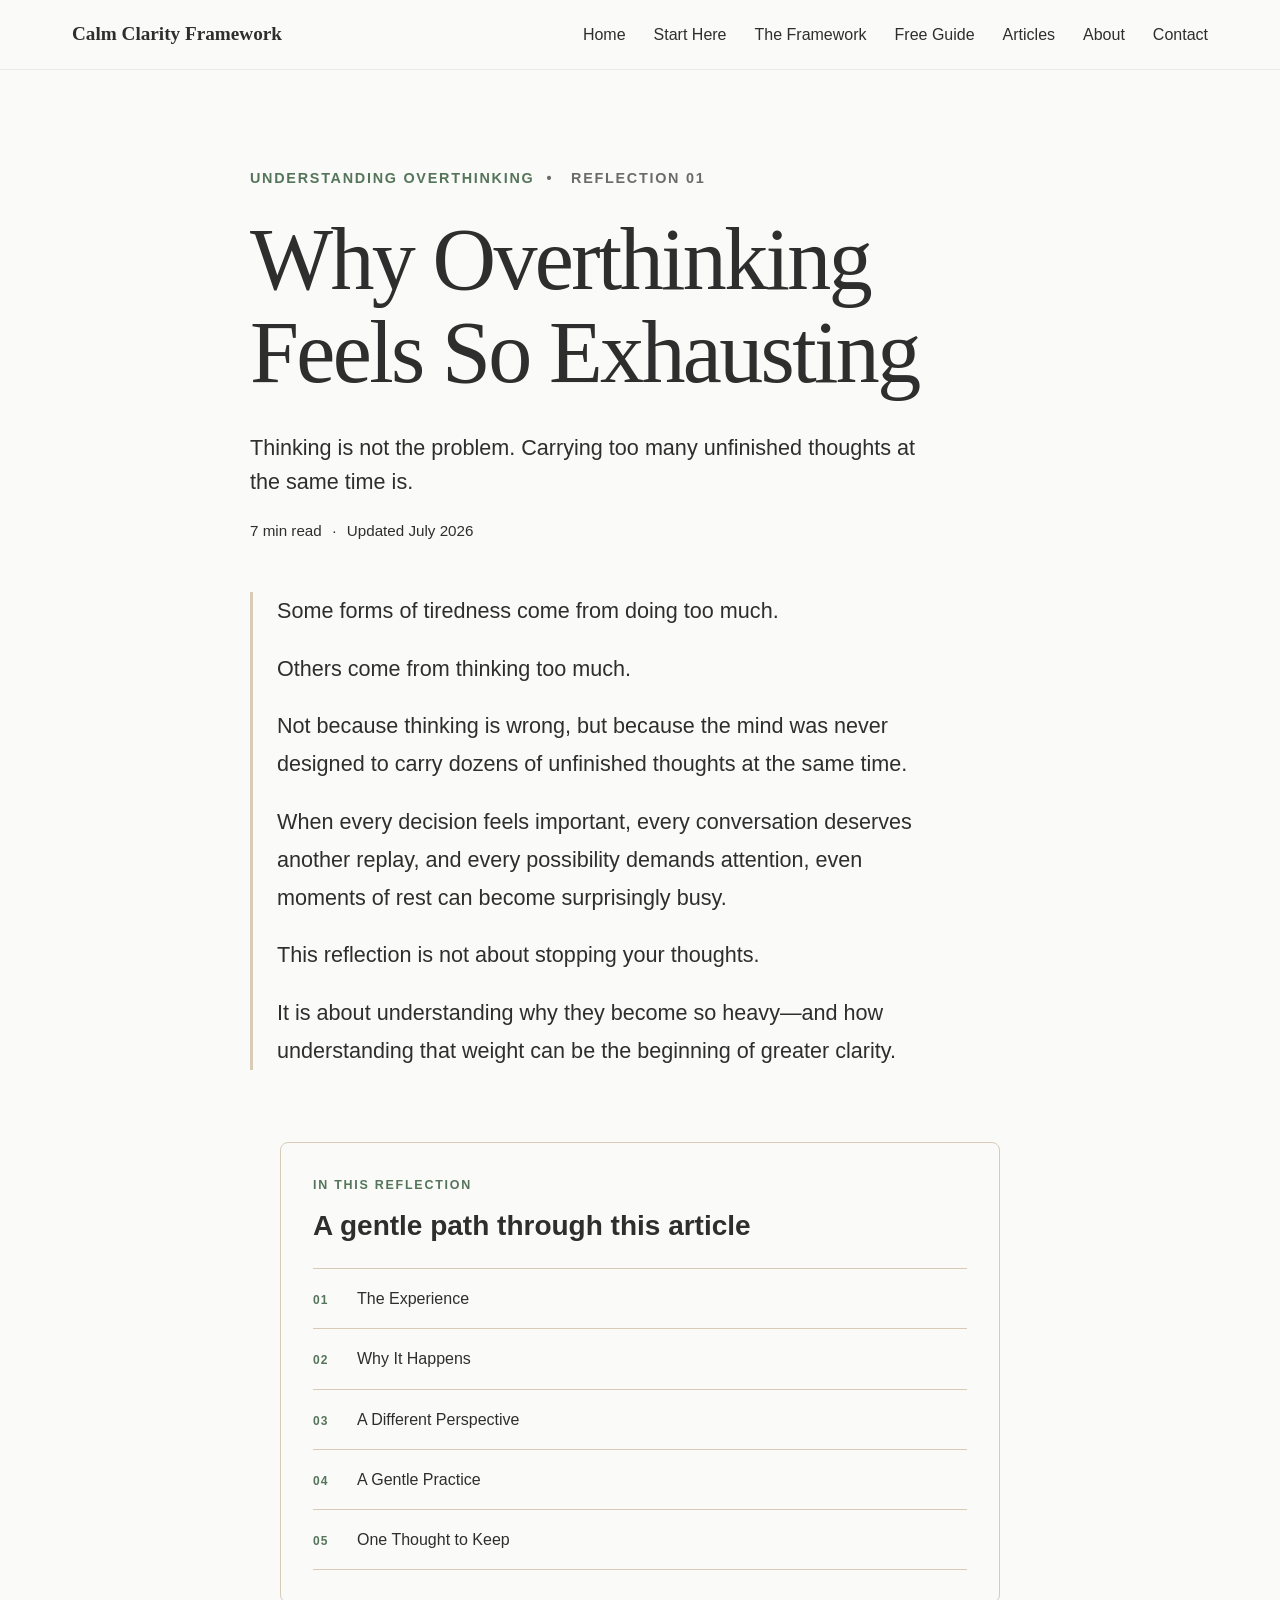
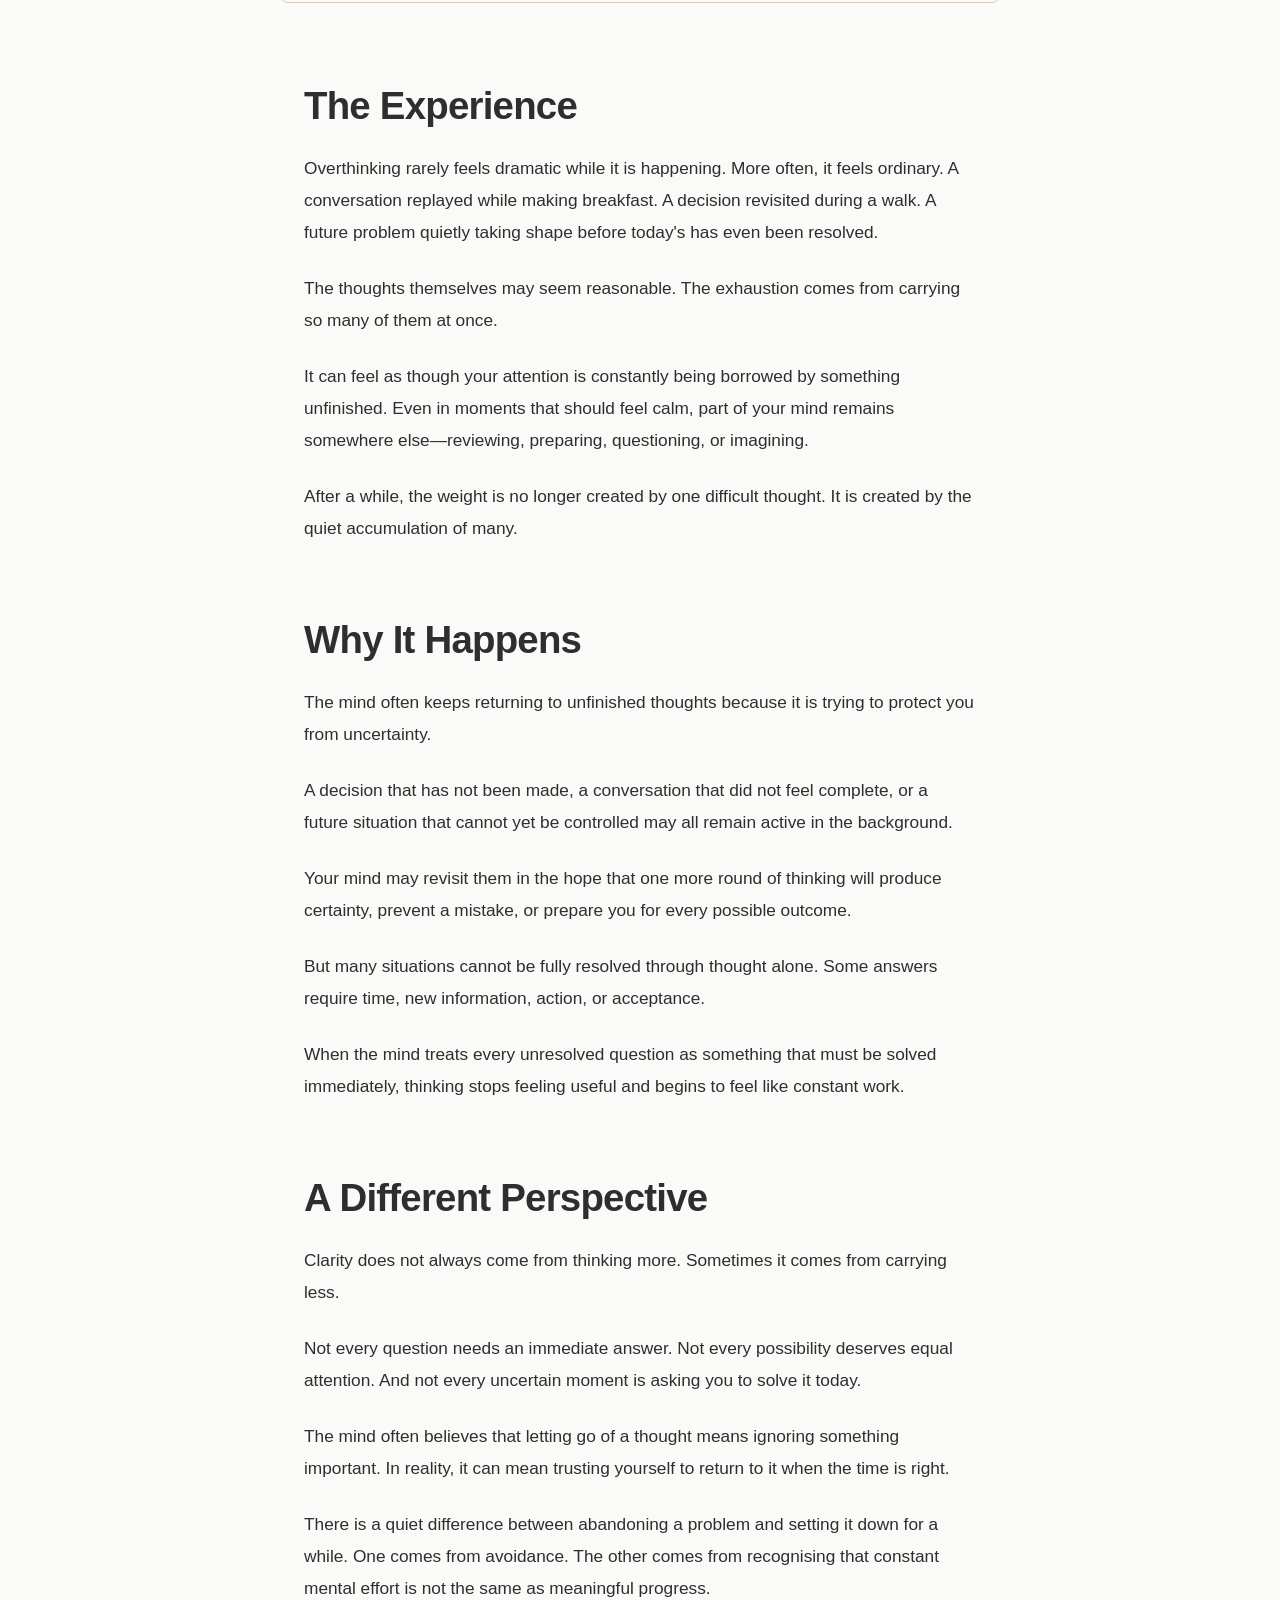
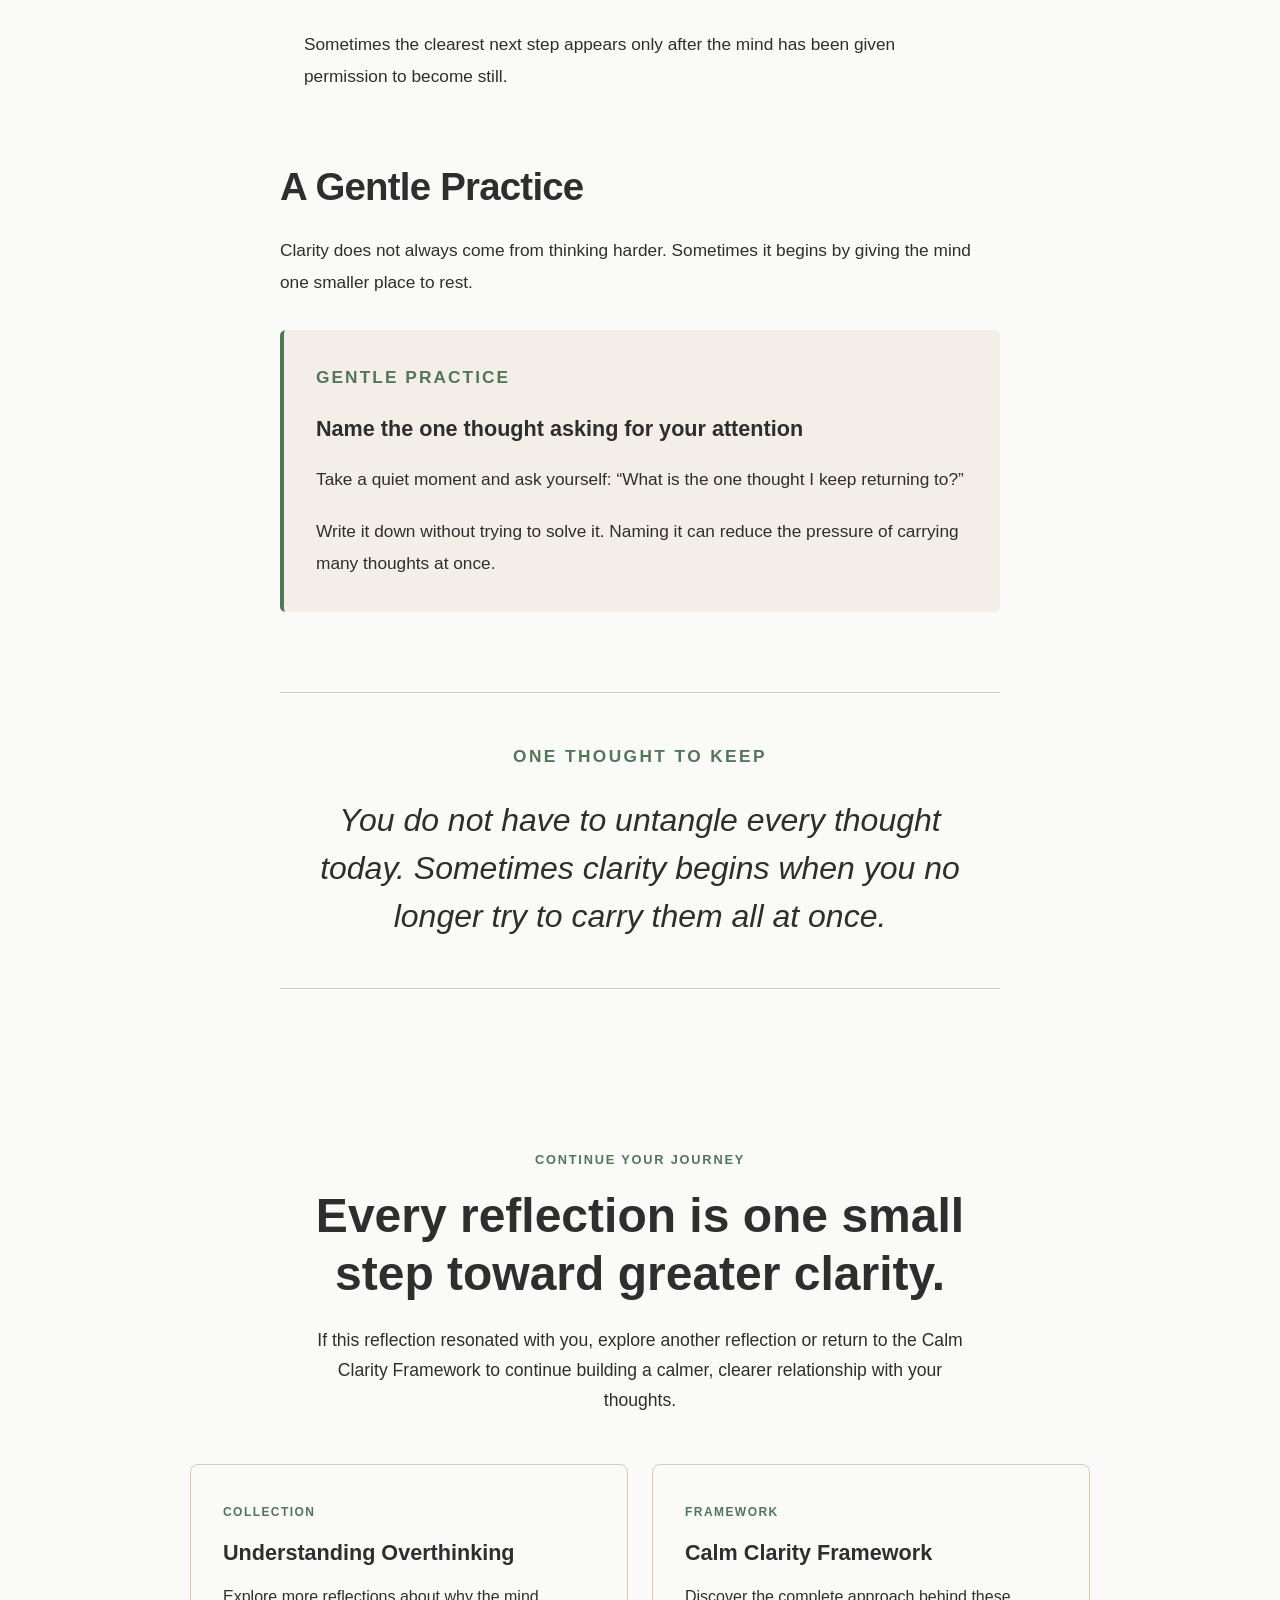
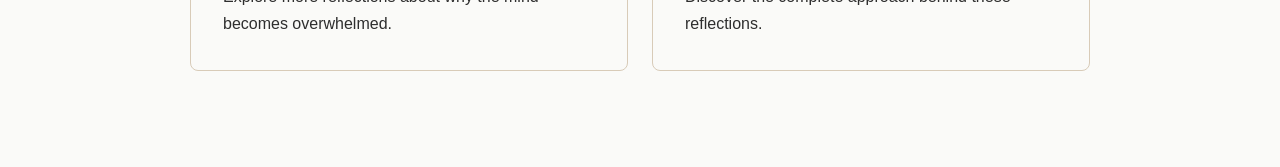
<file: pages/why-overthinking-feels-so-exhausting.html>
<!DOCTYPE html>
<html lang="en">

<head>

    <!-- Google tag (gtag.js) -->
    <script
        async
        src="https://www.googletagmanager.com/gtag/js?id=G-4MZVHY34P6">
    </script>

    <script>
        window.dataLayer = window.dataLayer || [];

        function gtag() {
            dataLayer.push(arguments);
        }

        gtag("js", new Date());
        gtag("config", "G-4MZVHY34P6");
    </script>

    <meta charset="UTF-8">

    <meta
        name="viewport"
        content="width=device-width, initial-scale=1.0"
    >

    <title>
        Why Overthinking Feels So Exhausting | Calm Clarity Framework
    </title>

    <meta
        name="description"
        content="Explore why overthinking can feel mentally exhausting and discover a calmer way to give one important thought the space it needs."
    >

    <link
        rel="canonical"
        href="https://ftkebbe.github.io/calm-clarity-framework/pages/why-overthinking-feels-so-exhausting.html"
    >
    <!-- Open Graph -->

<meta
    property="og:type"
    content="article"
>

<meta
    property="og:site_name"
    content="Calm Clarity Framework"
>

<meta
    property="og:title"
    content="Why Overthinking Feels So Exhausting"
>

<meta
    property="og:description"
    content="Thinking is not the problem. Discover why carrying too many unfinished thoughts at the same time can feel so exhausting."
>

<meta
    property="og:url"
    content="https://ftkebbe.github.io/calm-clarity-framework/pages/why-overthinking-feels-so-exhausting.html"
>

<meta
    property="og:image"
    content="https://ftkebbe.github.io/calm-clarity-framework/assets/social-preview.png"
>

<meta
    property="og:image:alt"
    content="Calm Clarity Framework — Why Overthinking Feels So Exhausting"
>

<!-- Twitter / X -->

<meta
    name="twitter:card"
    content="summary_large_image"
>

<meta
    name="twitter:title"
    content="Why Overthinking Feels So Exhausting"
>

<meta
    name="twitter:description"
    content="Thinking is not the problem. Discover why carrying too many unfinished thoughts at the same time can feel so exhausting."
>

<meta
    name="twitter:image"
    content="https://ftkebbe.github.io/calm-clarity-framework/assets/social-preview.png"
>

<meta
    name="twitter:image:alt"
    content="Calm Clarity Framework — Why Overthinking Feels So Exhausting"
>

    <link
        rel="stylesheet"
        href="../style.css"
    >

    <link
    rel="icon"
    href="../assets/favicon.png"
    type="image/png"
>

<link
    rel="shortcut icon"
    href="../assets/favicon.png"
>

</head>

<body>

    <header>

        <nav class="navbar" aria-label="Main navigation">

            <a href="../index.html" class="logo">
                Calm Clarity Framework
            </a>

            <ul class="nav-links">

                <li>
                    <a href="../index.html">Home</a>
                </li>

                <li>
                    <a href="start-here.html">Start Here</a>
                </li>

                <li>
                    <a href="framework.html">The Framework</a>
                </li>

                <li>
                    <a href="guide.html">Free Guide</a>
                </li>

                <li>
                    <a href="articles.html" aria-current="page">
                        Articles
                    </a>
                </li>

                <li>
                    <a href="about.html">About</a>
                </li>

                <li>
                    <a href="contact.html">Contact</a>
                </li>

            </ul>

        </nav>

    </header>

    <main>

    <article class="article-page">

        <!-- Article identity and introduction -->
        <header class="article-header">

    <div class="container article-container">

        <div class="article-identity">

            <p class="article-collection">
                Understanding Overthinking
            </p>

            <p class="article-number">
                Reflection 01
            </p>

        </div>

        <h1 class="article-title">
            Why Overthinking Feels So Exhausting
        </h1>

        <p class="article-subtitle">
            Thinking is not the problem.
            Carrying too many unfinished thoughts at the same time is.
        </p>

        <div class="article-meta" aria-label="Article information">

            <span class="article-reading-time">
                7 min read
            </span>

            <span aria-hidden="true">
                ·
            </span>

            <span class="article-updated">
                Updated July 2026
            </span>

        </div>

        <div class="article-introduction">

    <p>
        Some forms of tiredness come from doing too much.
    </p>

    <p>
        Others come from thinking too much.
    </p>

    <p>
        Not because thinking is wrong, but because the mind was never designed to carry dozens of unfinished thoughts at the same time.
    </p>

    <p>
        When every decision feels important, every conversation deserves another replay, and every possibility demands attention, even moments of rest can become surprisingly busy.
    </p>

    <p>
        This reflection is not about stopping your thoughts.
    </p>

    <p>
        It is about understanding why they become so heavy—and how understanding that weight can be the beginning of greater clarity.
    </p>

</div>

            <!-- Opening paragraphs will be added here later. -->

        

    </div>

</header>
<nav class="article-toc" aria-labelledby="article-toc-title">

    <div class="article-toc-inner">

        <p class="article-toc-label">
            In This Reflection
        </p>

        <h2 id="article-toc-title" class="article-toc-title">
            A gentle path through this article
        </h2>

        <ol class="article-toc-list">
            <li>
                <a href="#the-experience">
                    <span class="toc-number" aria-hidden="true">01</span>
                    <span>The Experience</span>
                </a>
            </li>

            <li>
                <a href="#why-it-happens">
                    <span class="toc-number" aria-hidden="true">02</span>
                    <span>Why It Happens</span>
                </a>
            </li>

            <li>
                <a href="#a-different-perspective">
                    <span class="toc-number" aria-hidden="true">03</span>
                    <span>A Different Perspective</span>
                </a>
            </li>

            <li>
                <a href="#a-gentle-practice">
                    <span class="toc-number" aria-hidden="true">04</span>
                    <span>A Gentle Practice</span>
                </a>
            </li>

            <li>
    <a href="#article-reflection">
        <span class="toc-number" aria-hidden="true">05</span>
        <span>One Thought to Keep</span>
    </a>
          </li>
        </ol>

    </div>

</nav>

        <!-- Main article content -->
        <div class="article-content">

            <!-- The Experience -->
            <section
                class="article-section"
                id="the-experience"
            >

                <div class="container article-container">

                    <h2>The Experience</h2>

<p>
    Overthinking rarely feels dramatic while it is happening.
    More often, it feels ordinary.
    A conversation replayed while making breakfast.
    A decision revisited during a walk.
    A future problem quietly taking shape before today's has even been resolved.
</p>

<p>
    The thoughts themselves may seem reasonable.
    The exhaustion comes from carrying so many of them at once.
</p>

<p>
    It can feel as though your attention is constantly being borrowed by something unfinished.
    Even in moments that should feel calm, part of your mind remains somewhere else—reviewing, preparing, questioning, or imagining.
</p>

<p>
    After a while, the weight is no longer created by one difficult thought.
    It is created by the quiet accumulation of many.
</p>

                </div>

            </section>

            <!-- Why It Happens -->
            <section
                class="article-section"
                id="why-it-happens"
            >

                <div class="container article-container">

                    <h2>Why It Happens</h2>

<p>
    The mind often keeps returning to unfinished thoughts because it is trying
    to protect you from uncertainty.
</p>

<p>
    A decision that has not been made, a conversation that did not feel complete,
    or a future situation that cannot yet be controlled may all remain active in
    the background.
</p>

<p>
    Your mind may revisit them in the hope that one more round of thinking will
    produce certainty, prevent a mistake, or prepare you for every possible outcome.
</p>

<p>
    But many situations cannot be fully resolved through thought alone.
    Some answers require time, new information, action, or acceptance.
</p>

<p>
    When the mind treats every unresolved question as something that must be solved
    immediately, thinking stops feeling useful and begins to feel like constant work.
</p>

                </div>

            </section>

            <!-- A Different Perspective -->
            <section
                class="article-section"
                id="a-different-perspective"
            >

                <div class="container article-container">

                    <h2>A Different Perspective</h2>

<p>
    Clarity does not always come from thinking more.
    Sometimes it comes from carrying less.
</p>

<p>
    Not every question needs an immediate answer.
    Not every possibility deserves equal attention.
    And not every uncertain moment is asking you to solve it today.
</p>

<p>
    The mind often believes that letting go of a thought means ignoring something important.
    In reality, it can mean trusting yourself to return to it when the time is right.
</p>

<p>
    There is a quiet difference between abandoning a problem and setting it down for a while.
    One comes from avoidance.
    The other comes from recognising that constant mental effort is not the same as meaningful progress.
</p>

<p>
    Sometimes the clearest next step appears only after the mind has been given permission to become still.
</p>

                </div>

            </section>

            <!-- A Gentle Practice -->
            <section id="a-gentle-practice">

    <h2>A Gentle Practice</h2>

    <p>
        Clarity does not always come from thinking harder.
        Sometimes it begins by giving the mind one smaller place to rest.
    </p>

    <div class="practice-box">

        <p class="practice-label">
    Gentle Practice
</p>

        <h3 class="practice-title">
            Name the one thought asking for your attention
        </h3>

        <p>
            Take a quiet moment and ask yourself:
            “What is the one thought I keep returning to?”
        </p>

        <p>
            Write it down without trying to solve it. Naming it can reduce the
            pressure of carrying many thoughts at once.
        </p>

    </div>

</section>

            <!-- One Thought to Keep -->
            <aside id="article-reflection" class="article-reflection">

    <p class="reflection-label">
        One Thought to Keep
    </p>

    <blockquote class="reflection-quote">

        <p>
            You do not have to untangle every thought today.
            Sometimes clarity begins when you no longer try to carry them all at once.
        </p>

    </blockquote>

</aside>

        </div>

        <!-- Related pathways -->
        <footer class="article-footer">

    <div class="article-footer-inner">

        <p class="journey-label">
            Continue Your Journey
        </p>

        <h2 class="journey-title">
            Every reflection is one small step toward greater clarity.
        </h2>

        <p class="journey-text">
            If this reflection resonated with you, explore another reflection or
            return to the Calm Clarity Framework to continue building a calmer,
            clearer relationship with your thoughts.
        </p>

        <div class="journey-links">

            <a href="articles.html" class="journey-card">
                <span class="journey-card-label">
                    Collection
                </span>

                <h3>
                    Understanding Overthinking
                </h3>

                <p>
                    Explore more reflections about why the mind becomes overwhelmed.
                </p>
            </a>

            <a href="framework.html" class="journey-card">
                <span class="journey-card-label">
                    Framework
                </span>

                <h3>
                    Calm Clarity Framework
                </h3>

                <p>
                    Discover the complete approach behind these reflections.
                </p>
            </a>

        </div>

    </div>

</footer>

    </article>

</main>

</body>

</html>
</file>
<file: style.css>
:root {
    --bg: #FAFAF8;
    --text: #2E2E2E;
    --accent: #55755b;
    --sand: #D8CBB8;
}
* {
    box-sizing: border-box;
}

body {
    margin: 0;
    font-family: Arial, sans-serif;
    background: var(--bg);
    color: var(--text);
    line-height: 1.7;
}

.container {
    width: min(1100px, calc(100% - 48px));
    margin: 0 auto;
}
.homepage {
    min-height: 100vh;
}

.hero {
    padding: 7rem 0 8rem;
}


.eyebrow {
    color:#5F8465;
    font-size: 0.9rem;
    letter-spacing: 0.12em;
    text-transform: uppercase;
    margin-bottom: 24px;
}

h1 {
    font-family: Georgia, serif;
    font-size: clamp(2.4rem, 6vw, 4.8rem);
    line-height: 1.08;
    margin: 0 0 28px;
    font-weight: 400;
}
.hero-subtitle {
    font-size: 1.35rem;
    max-width: 640px;
    margin-bottom: 24px;
}

.hero-text {
    max-width: 620px;
    margin-bottom: 36px;
}
.hero-benefit {
  max-width: 680px;
  margin: 1.25rem auto 1.75rem;
  font-size: 1.05rem;
  line-height: 1.7;
  font-weight: 500;
}
.hero-actions {
    display: flex;
    align-items: center;
    gap: 1.25rem;
    flex-wrap: wrap;
    margin-top: 1rem;
}

.hero-secondary-link {
    color: var(--text-color);
    font-weight: 600;
    text-decoration: none;
    border-bottom: 1px solid currentColor;
    padding-bottom: 0.15rem;
}

.hero-secondary-link:hover,
.hero-secondary-link:focus-visible {
    opacity: 0.7;
}

@media (max-width: 600px) {
    .hero-actions {
        align-items: flex-start;
        flex-direction: column;
        gap: 1rem;
    }
}

.button {
    display: inline-flex;
    align-items: center;
    justify-content: center;

    background: var(--accent);
    color: white;

    text-decoration: none;

    padding: 14px 28px;

    border-radius: 999px;

    font-weight: 500;

    transition:
        background-color 0.3s ease,
        transform 0.25s ease,
        box-shadow 0.25s ease;
}
.button:hover {

    background: #6d9071;

    transform: translateY(-2px);

    box-shadow: 0 10px 24px rgba(0,0,0,0.10);

}
/* Why this exists */

.why-section {
    text-align: center;
}

.why-section h2 {
    max-width: 650px;
    margin: 0 auto 1.5rem;
}


.why-section p:not(.eyebrow) {
    max-width: 720px;
    margin: 0 auto 1.4rem;
    line-height: 1.8;
}
.why-section p {
    max-width: 680px;
    margin: 0 auto 1.5rem;
    line-height: 1.8;
}
.why-section {
    text-align: center;
    padding: 5rem 0;
}
.find-section {
    text-align: center;
    padding: 5rem 0;
}

.find-section h2 {
    max-width: 650px;
    margin: 0 auto 4rem;
}

.benefit-list {
    display: grid;
    grid-template-columns: repeat(auto-fit, minmax(240px, 1fr));
    gap: 2rem;
}

.benefit-item {
    padding: 2.25rem;
    border: 1px solid rgba(0,0,0,.08);
    border-radius: 16px;
    background: #ffffff;
    transition: transform .25s ease,
                box-shadow .25s ease;
}

.benefit-item:hover {
    transform: translateY(-4px);
    box-shadow: 0 10px 30px rgba(0,0,0,.06);
}

.benefit-item h3 {
    margin-bottom: 1rem;
}

.benefit-item p {
    margin: 0;
    line-height: 1.8;
}
.benefit-item {
    display: flex;
    flex-direction: column;
    justify-content: center;
    min-height: 260px;
}
.thank-you-hero {
    min-height: auto;
    padding: 4rem 0 2.5rem;
}
.thank-you-closing {
    margin-top: 2rem;
    margin-bottom: 2rem;
    font-style: italic;
}

/* ==========================
   Navigation
========================== */

body > header {
    background: var(--bg);
    border-bottom: 1px solid #ecebe7;
    position: sticky;
    top: 0;
    z-index: 1000;
}
.navbar {
    max-width: 1200px;
    margin: 0 auto;
    padding: 18px 32px;

    display: flex;
    justify-content: space-between;
    align-items: center;
}
.logo {
    text-decoration: none;
    color: var(--text);
    font-family: Georgia, serif;
    font-size: 1.2rem;
    font-weight: bold;
}

.nav-links {
    list-style: none;

    display: flex;
    gap: 28px;

    margin: 0;
    padding: 0;
}
.nav-links a {
    text-decoration: none;
    color: var(--text);
    transition: color 0.3s ease;
}

.nav-links a:hover {
    color: var(--accent);
}
/* ==========================
   Intro Section
========================== */

.intro-section {
    padding: 96px 24px;
    border-top: 1px solid #ecebe7;
}

.section-inner {
    max-width: 760px;
    margin: 0 auto;
}

.intro-section h2 {
    font-family: Georgia, serif;
    font-size: clamp(2rem, 4vw, 3.4rem);
    line-height: 1.15;
    font-weight: 400;
    margin: 0 0 28px;
}
.intro-section p {
    font-size: 1.08rem;
    max-width: 680px;
    margin-bottom: 22px;
}
/* ==========================
   Philosophy Section
========================== */

.philosophy-section {
    padding: 96px 0;
    background: #f4f3ef;
}

.philosophy-section h2 {
    font-family: Georgia, serif;
    font-size: clamp(2rem, 4vw, 3.2rem);
    line-height: 1.15;
    font-weight: 400;
    margin-bottom: 28px;
}

.philosophy-section p {
    max-width: 700px;
    font-size: 1.08rem;
    margin-bottom: 22px;
}
/* ==========================
   Begin Section
========================== */

.begin-section {
    padding: 110px 0;
    background: var(--bg);
}

.begin-section .container {
    max-width: 860px;
    padding: 48px;
    border: 1px solid #e6e2da;
    border-radius: 28px;
    background: #ffffff;
    box-shadow: 0 18px 50px rgba(0, 0, 0, 0.04);
}
.begin-section h2 {
    font-family: Georgia, serif;
    font-size: clamp(2rem, 4vw, 3.1rem);
    line-height: 1.15;
    font-weight: 400;
    margin: 0 0 24px;
}

.begin-section p {
    max-width: 680px;
    font-size: 1.08rem;
    margin-bottom: 32px;
}
/* ==========================
   Articles Preview
========================== */

.articles-preview {
    padding: 110px 0;
}

.articles-preview h2 {
    font-family: Georgia, serif;
    font-size: clamp(2rem, 4vw, 3.2rem);
    line-height: 1.15;
    font-weight: 400;
    margin-bottom: 72px;
}

.article-grid {
    display: grid;
    grid-template-columns: repeat(3, 1fr);
    gap: 32px;
}
.article-card {
    background: white;
    border: 1px solid #e6e2da;
    border-radius: 20px;
    padding: 32px;
    transition: transform 0.25s ease,
                box-shadow 0.25s ease;
}

.article-card:hover {
    transform: translateY(-4px);
    box-shadow: 0 16px 36px rgba(0,0,0,0.08);
}
.article-card h3 {
    font-family: Georgia, serif;
    font-size: 1.5rem;
    font-weight: 400;
    line-height: 1.3;
    margin-top: 0;
}

.article-card p {
    margin: 20px 0 28px;
    line-height: 1.7;
}

.article-card a {
    color: var(--accent);
    text-decoration: none;
    font-weight: 600;
}
.article-card a:hover {
    text-decoration: underline;
}
.featured-reflection-grid {
    grid-template-columns: minmax(0, 720px);
    justify-content: center;
}

.featured-reflection-card {
    width: 100%;
}

.article-label {
    margin-bottom: 1rem;
    color: var(--accent);
    font-size: 0.85rem;
    font-weight: 600;
    letter-spacing: 0.12em;
    text-transform: uppercase;
}

.articles-note {
    margin-top: 2rem;
    text-align: center;
    color: #666;
}
/* Final Call to Action */

.final-cta {
    padding: 6rem 0;
    text-align: center;
}

.final-cta .container {
    max-width: 720px;
}

.final-cta h2 {
    margin-bottom: 1.5rem;
}

.final-cta-text {
    margin: 0 auto 2.5rem;
    line-height: 1.8;
}
.final-cta {
    border-top: 1px solid rgba(0,0,0,.06);
}
/* First Step */

.first-step-list {
    display: grid;
    grid-template-columns: repeat(auto-fit, minmax(220px, 1fr));
    gap: 2rem;
    margin: 3rem 0;
}

.step-card {
    display: flex;
    flex-direction: column;
    padding: 2rem;
    border: 1px solid rgba(0, 0, 0, 0.08);
    border-radius: 16px;
    background: #ffffff;
}

.step-number {
    display: inline-flex;
    align-items: center;
    justify-content: center;
    width: 2.2rem;
    height: 2.2rem;
    margin-bottom: 1rem;
    border-radius: 50%;
    background: #8aa88a;
    color: #ffffff;
    font-weight: 700;
}

.step-card h3 {
    margin-bottom: 0.75rem;
}

.step-card p {
    margin: 0;
    line-height: 1.8;
}

.clarity-note {
    max-width: 700px;
    margin: 2rem auto 0;
    text-align: center;
    font-style: italic;
}
.step-card {
    display: flex;
    flex-direction: column;
    justify-content: flex-start;

    min-height: 300px;

    padding: 2rem;

    border: 1px solid rgba(0,0,0,.08);
    border-radius: 16px;

    background: #fff;
}
.step-card:hover {
    transform: translateY(-4px);
    border-color: rgba(138, 168, 138, 0.35);
    box-shadow: 0 10px 24px rgba(0, 0, 0, 0.05);
}
.exercise-intro{
    max-width:650px;
    margin:2rem auto 3rem;
    text-align:center;
    font-style:italic;
}
/* Framework Principles */

.framework-grid {
    display: grid;
    grid-template-columns: repeat(auto-fit, minmax(240px, 1fr));
    gap: 2rem;
    margin-top: 3rem;
}

.framework-card {
    min-height: 260px;
    padding: 2.25rem;
    border: 1px solid rgba(0, 0, 0, 0.08);
    border-radius: 16px;
    background: #ffffff;
}

.framework-card h3 {
    margin-bottom: 1.25rem;
}

.framework-card p {
    margin: 0;
    line-height: 1.8;
}
.framework-card {
    transition: transform 0.25s ease,
                border-color 0.25s ease,
                box-shadow 0.25s ease;
}

.framework-card:hover {
    transform: translateY(-4px);
    border-color: rgba(138, 168, 138, 0.35);
    box-shadow: 0 10px 24px rgba(0, 0, 0, 0.05);
}
/* Clarity versus Certainty */

.clarity-section {
    padding: 5rem 0;
    text-align: center;
}

.clarity-section h2 {
    max-width: 680px;
    margin: 0 auto 3rem;
}

.clarity-comparison {
    display: grid;
    grid-template-columns: repeat(auto-fit, minmax(280px, 1fr));
    gap: 2rem;
    text-align: left;
}

.comparison-card {
    padding: 2.5rem;
    border: 1px solid rgba(0, 0, 0, 0.08);
    border-radius: 16px;
    background: #ffffff;
}

.comparison-card-emphasis {
    border-color: rgba(138, 168, 138, 0.45);
}

.comparison-label {
    margin-bottom: 1rem;
    color: #7f9f7f;
    font-size: 0.85rem;
    font-weight: 700;
    letter-spacing: 0.12em;
    text-transform: uppercase;
}

.comparison-card h3 {
    margin-bottom: 1rem;
}

.comparison-card p:last-child {
    margin: 0;
    line-height: 1.8;
}

.clarity-summary {
    max-width: 720px;
    margin: 3rem auto 0;
    line-height: 1.8;
}
.comparison-card-emphasis {
    background: #f7fbf7;
    border-color: rgba(138,168,138,.45);
}
.comparison-card h3 {
    min-height: 3.5rem;
    margin-bottom: 1rem;
}
/* Free Guide Steps */

.guide-step-section {
    padding: 5rem 0;
    text-align: center;
}

.guide-step-section h2 {
    max-width: 720px;
    margin: 0 auto 1.5rem;
}

.guide-step-intro {
    max-width: 680px;
    margin: 0 auto 3rem;
    line-height: 1.8;
}

.guide-exercise-card {
    max-width: 760px;
    margin: 0 auto;
    padding: 2.75rem;
    text-align: left;
    border: 1px solid rgba(0, 0, 0, 0.08);
    border-radius: 16px;
    background: #ffffff;
}

.guide-step-label {
    margin-bottom: 1rem;
    color: #7f9f7f;
    font-size: 0.85rem;
    font-weight: 700;
    letter-spacing: 0.12em;
    text-transform: uppercase;
}

.guide-exercise-card h3 {
    margin-bottom: 1rem;
}

.guide-exercise-card p {
    line-height: 1.8;
}

.guide-reminder {
    margin: 1.5rem 0 0;
    padding-top: 1.5rem;
    border-top: 1px solid rgba(0, 0, 0, 0.08);
    font-style: italic;
}
.guide-exercise-card-emphasis {
    background: #f7fbf7;
    border-color: rgba(138, 168, 138, 0.45);
}
/* Reflection Summary */

.reflection-summary-section {
    padding: 5rem 0;
    text-align: center;
}

.reflection-summary-section h2 {
    margin-bottom: 1.5rem;
}

.reflection-intro {
    max-width: 700px;
    margin: 0 auto 3rem;
    line-height: 1.8;
}

.reflection-summary-card {
    max-width: 760px;
    margin: 0 auto;
    padding: 3rem;
    border: 1px solid rgba(0,0,0,.08);
    border-radius: 16px;
    background: #ffffff;
    text-align: left;
}

.reflection-summary-card h3 {
    margin-bottom: 1.5rem;
}

.reflection-list {
    margin: 0;
    padding-left: 1.5rem;
    line-height: 2;
}

.reflection-list li {
    margin-bottom: .75rem;
}

.reflection-closing {
    margin-top: 2rem;
    padding-top: 1.5rem;
    border-top: 1px solid rgba(0,0,0,.08);
    font-style: italic;
}
/* Reflection Summary */

.reflection-summary-section {
    padding: 5rem 0;
    text-align: center;
}

.reflection-summary-section h2 {
    margin-bottom: 1.5rem;
}

.reflection-intro {
    max-width: 700px;
    margin: 0 auto 3rem;
    line-height: 1.8;
}

.reflection-summary-card {
    max-width: 760px;
    margin: 0 auto;
    padding: 3rem;
    border: 1px solid rgba(0,0,0,.08);
    border-radius: 16px;
    background: #ffffff;
    text-align: left;
}

.reflection-summary-card h3 {
    margin-bottom: 1.5rem;
}

.reflection-list {
    margin: 0;
    padding-left: 1.5rem;
    line-height: 2;
}

.reflection-list li {
    margin-bottom: .75rem;
}

.reflection-closing {
    margin-top: 2rem;
    padding-top: 1.5rem;
    border-top: 1px solid rgba(0,0,0,.08);
    font-style: italic;
}
/* Free Guide Final CTA */

.guide-final-cta {
    padding: 6rem 0;
    text-align: center;
    border-top: 1px solid rgba(0, 0, 0, 0.06);
}

.guide-final-cta .container {
    max-width: 760px;
}

.guide-final-cta h2 {
    margin-bottom: 1.5rem;
}

.guide-final-text {
    margin: 0 auto 1.5rem;
    line-height: 1.8;
}

.guide-final-cta .button {
    margin-top: 1rem;
}
.library-note {
    max-width: 640px;
    margin: 2rem auto 0;
    font-style: italic;
    color: #666;
    line-height: 1.8;
}
.library-intro {
    max-width: 720px;
    margin: 2rem auto 3rem;
    text-align: center;
    line-height: 1.8;
}
@media (max-width: 768px) {
    .navbar {
        flex-direction: column;
        align-items: flex-start;
        gap: 20px;
    }
    .nav-links {
        flex-wrap: wrap;
        gap: 14px 16px;
        font-size: 0.9rem;
    }
    .hero {
        padding: 80px 0 72px;
    }
    h1 {
        font-size: clamp(2.6rem, 14vw, 4rem);
    }
    .hero-subtitle {
        font-size: 1.15rem;
    }
    .article-grid {
        grid-template-columns: 1fr;
    }
    .begin-section .container {
        padding: 32px;
    }

}

.site-footer {
    background: #1f1f1f;
    color: #ff5f5f5;
    padding: 80px 0;
    text-align: center;
}

.site-footer h2 {
    color: #f5f5f5;
    font-family: georgia, serif;
    margin-bottom: 24px;
}
.site-footer p {
    color: #dddddd;
    margin-bottom: 24px;
}
.footer-nav {
    display: flex;
    justify-content: center;
    flex-wrap: wrap;
    gap: 24px;
    margin-bottom: 32px;
}
.footer-nav a {
    color: #f5f5f5;
    text-decoration: none;
    transition: color 0.25s ease;
}
.footer-nav a:hover {
    color: var(--accent);

}
.copyright {
    color: #9a9a9a;
    font-size: 0.9rem;
}
/* ==========================
   Contact Form
========================== */

.contact-form {
    display: grid;
    gap: 18px;
    margin-top: 40px;
}

.contact-form label {
    font-weight: 600;
}

.contact-form input,
.contact-form textarea {
    width: 100%;
    padding: 14px 16px;
    border: 1px solid #d9d5cc;
    border-radius: 12px;
    background: #ffffff;
    color: var(--text);
    font: inherit;
}

.contact-form input:focus,
.contact-form textarea:focus {
    outline: none;
    border-color: var(--accent);
    box-shadow: 0 0 0 3px rgba(122, 158, 126, 0.15);
}

.contact-form textarea {
    resize: vertical;
}
/* ==========================
   Active Navigation
========================== */

.nav-links a.active {
    color: var(--accent);
    font-weight: 600;
}
/* ========================================
   ARTICLE HEADER
======================================== */

.article-header {
    padding: 6rem 0 4.5rem;
}

.article-container {
    max-width: 780px;
}

.article-identity {
    display: flex;
    align-items: center;
    gap: 0.75rem;
    margin-bottom: 1.5rem;
}

.article-collection,
.article-number {
    margin: 0;
    font-size: 0.9rem;
    font-weight: 700;
    letter-spacing: 0.12em;
    text-transform: uppercase;
}

.article-collection {
    color: var(--accent);
}

.article-number {
    color: rgba(46, 46, 46, 0.7);
}

.article-number::before {
    content: "•";
    margin-right: 0.75rem;
}

.article-title {
    max-width: 680px;
    margin: 0;
    font-size: clamp(3rem, 7vw, 5.5rem);
    line-height: 1.05;
    letter-spacing: -0.03em;
}

.article-subtitle {
    max-width: 700px;
    margin: 2rem 0 0;
    font-size: 1.35rem;
    line-height: 1.6;
}

.article-meta {
    display: flex;
    flex-wrap: wrap;
    align-items: center;
    gap: 0.65rem;
    margin-top: 1.75rem;
    font-size: 0.95rem;
    color: var(--text-muted);
}

.article-introduction {
    margin-top: 3rem;
}
@media (max-width: 768px) {
    .article-header {
        padding: 4rem 0 3rem;
    }

    .article-identity {
        flex-direction: column;
        align-items: flex-start;
        gap: 0.35rem;
        margin-bottom: 1.25rem;
    }

    .article-number::before {
        content: none;
    }

    .article-title {
        font-size: clamp(2.5rem, 12vw, 3.75rem);
         max-width: 680px;
    }

    .article-subtitle {
        margin-top: 1.5rem;
    }

    .article-meta {
        margin-top: 1rem;
    }
}
/* ========================================
   ARTICLE CONTENT
======================================== */

.article-content {
    width: min(90%, 720px);
    margin-inline: auto;
    padding-bottom: 5rem;
}
.article-content section {
    margin-top: 4.5rem;
}

.article-content section:first-child {
    margin-top: 0;
}
.article-content h2 {
    margin: 0 0 1.5rem;
    font-size: clamp(1.75rem, 4vw, 2.4rem);
    line-height: 1.2;
    letter-spacing: -0.02em;
    color: var(--text);
}
.article-content p {
    margin: 0 0 1.5rem;
    font-size: 1.08rem;
    line-height: 1.85;
}
.article-content section > :last-child {
    margin-bottom: 0;
}
@media (max-width: 768px) {
    .article-content {
        padding-bottom: 4rem;
    }

    .article-content section {
        margin-top: 3.5rem;
    }

    .article-content p {
        font-size: 1rem;
        line-height: 1.8;
    }
}
/* ========================================
   ARTICLE INTRODUCTION
======================================== */

.article-introduction {
    max-width: 700px;
    margin-top: 3rem;
    padding-left: 1.5rem;
    border-left: 3px solid var(--sand);
}

.article-introduction p {
    margin: 0 0 1.25rem;
    font-size: clamp(1.15rem, 2vw, 1.35rem);
    line-height: 1.75;
    color: var(--text);
}

.article-introduction p:last-child {
    margin-bottom: 0;
}
@media (max-width: 768px) {
    .article-introduction {
        margin-top: 2.5rem;
        padding-left: 1rem;
        border-left-width: 2px;
    }

    .article-introduction p {
        font-size: 1.08rem;
        line-height: 1.7;
    }
}
/* ========================================
   ARTICLE TABLE OF CONTENTS
======================================== */

.article-toc {
    width: min(90%, 720px);
    margin: 0 auto 5rem;
}

.article-toc-inner {
    padding: 2rem;
    border: 1px solid var(--sand);
    border-radius: 0.5rem;
}

.article-toc-label {
    margin: 0;
    font-size: 0.78rem;
    font-weight: 700;
    letter-spacing: 0.14em;
    text-transform: uppercase;
    color: var(--accent);
}

.article-toc-title {
    margin: 0.75rem 0 1.5rem;
    font-size: clamp(1.35rem, 3vw, 1.75rem);
    line-height: 1.3;
    color: var(--text);
}

.article-toc-list {
    margin: 0;
    padding: 0;
    list-style: none;
}

.article-toc-list li {
    border-top: 1px solid var(--sand);
}

.article-toc-list li:last-child {
    border-bottom: 1px solid var(--sand);
}

.article-toc-list a {
    display: flex;
    align-items: baseline;
    gap: 1rem;
    padding: 1rem 0;
    color: var(--text);
    text-decoration: none;
    transition:
        color 0.2s ease,
        padding-left 0.2s ease;
}

.article-toc-list a:hover {
    padding-left: 0.35rem;
    color: var(--accent);
}

.article-toc-list a:focus-visible {
    outline: 2px solid var(--accent);
    outline-offset: 4px;
}

.toc-number {
    flex: 0 0 auto;
    min-width: 1.75rem;
    font-size: 0.75rem;
    font-weight: 700;
    letter-spacing: 0.08em;
    color: var(--accent);
}
html {
    scroll-behavior: smooth;
}

.article-content section,
.article-reflection {
    scroll-margin-top: 6rem;
}
@media (max-width: 768px) {
    .article-toc {
        margin-bottom: 4rem;
    }

    .article-toc-inner {
        padding: 1.5rem;
    }

    .article-toc-list a {
        gap: 0.75rem;
        padding: 0.9rem 0;
    }

    .article-toc-list a:hover {
        padding-left: 0;
    }
}
/* ========================================
   GENTLE PRACTICE BOX
======================================== */

.practice-box {
    margin-top: 2rem;
    padding: 2rem;
    background: #F3EFE8;
    border-left: 4px solid var(--accent);
    border-radius: 0.35rem;
}

.practice-label {
    margin: 0 0 0.75rem;
    font-size: 0.8rem;
    font-weight: 700;
    letter-spacing: 0.12em;
    text-transform: uppercase;
    color: var(--accent);
}

.practice-title {
    margin: 0 0 1.25rem;
    font-size: 1.35rem;
    line-height: 1.35;
    color: var(--text);
}

.practice-box p {
    margin-bottom: 1.25rem;
}

.practice-box > :last-child {
    margin-bottom: 0;
}
@media (max-width: 768px) {
    .practice-box {
        padding: 1.5rem;
        border-left-width: 3px;
    }

    .practice-title {
        font-size: 1.2rem;
    }
}
/* ========================================
   ARTICLE REFLECTION
======================================== */

.article-reflection {
    margin-top: 5rem;
    padding: 3rem 2rem;
    text-align: center;
    border-top: 1px solid var(--sand);
    border-bottom: 1px solid var(--sand);
}

.reflection-label {
    margin: 0 0 1.5rem;
    font-size: 0.8rem;
    font-weight: 700;
    letter-spacing: 0.14em;
    text-transform: uppercase;
    color: var(--accent);
}

.reflection-quote {
    margin: 0;
    border: none;
}

.reflection-quote p {
    margin: 0;
    font-size: clamp(1.4rem, 3vw, 2rem);
    line-height: 1.5;
    font-style: italic;
    color: var(--text);
}
@media (max-width: 768px) {

    .article-reflection {
        margin-top: 4rem;
        padding: 2.5rem 1.5rem;
    }

    .reflection-quote p {
        font-size: 1.4rem;
    }

}
/* ========================================
   ARTICLE FOOTER
======================================== */

.article-footer {
    padding: 5rem 0 6rem;
    background: var(--bg);
}

.article-footer-inner {
    width: min(90%, 900px);
    margin-inline: auto;
    text-align: center;
}

.journey-label {
    margin: 0;
    font-size: .8rem;
    font-weight: 700;
    letter-spacing: .14em;
    text-transform: uppercase;
    color: var(--accent);
}

.journey-title {
    margin: 1rem auto 1.5rem;
    max-width: 700px;
    font-size: clamp(2rem, 5vw, 3rem);
    line-height: 1.2;
}

.journey-text {
    max-width: 680px;
    margin: 0 auto 3rem;
    font-size: 1.1rem;
}

.journey-links {
    display: grid;
    grid-template-columns: repeat(auto-fit, minmax(280px, 1fr));
    gap: 1.5rem;
}

.journey-card {
    display: block;
    padding: 2rem;
    text-align: left;
    text-decoration: none;
    color: inherit;
    border: 1px solid var(--sand);
    border-radius: .5rem;
    transition:
        transform .25s ease,
        border-color .25s ease,
        box-shadow .25s ease;
}

.journey-card:hover {
    transform: translateY(-4px);
    border-color: var(--accent);
    box-shadow: 0 10px 30px rgba(0,0,0,.08);
}

.journey-card-label {
    display: inline-block;
    margin-bottom: .75rem;
    font-size: .75rem;
    font-weight: 700;
    letter-spacing: .12em;
    text-transform: uppercase;
    color: var(--accent);
}

.journey-card h3 {
    margin: 0 0 .75rem;
    font-size: 1.35rem;
}

.journey-card p {
    margin: 0;
}
@media (max-width:768px){

    .article-footer{
        padding:4rem 0;
    }

    .journey-text{
        margin-bottom:2rem;
    }

}
/* ========================================
   HOMEPAGE SPACING REFINEMENT
======================================== */

.homepage .hero {
    padding: 6rem 0;
}

.homepage .intro-section {
    padding: 4.5rem 24px;
}

.homepage .why-section {
    padding: 4.5rem 0;
}

.homepage .philosophy-section {
    padding: 4.5rem 0;
}

.homepage .find-section {
    padding: 4.5rem 0;
}

.homepage .begin-section {
    padding: 5rem 0;
}

.homepage .articles-preview {
    padding: 5rem 0;
}

.homepage .final-cta {
    padding: 5rem 0;
}
.homepage .articles-preview h2 {
    margin-bottom: 3rem;
}
@media (max-width: 768px) {
    .homepage .hero {
        padding: 4.5rem 0;
    }

    .homepage .intro-section,
    .homepage .why-section,
    .homepage .philosophy-section,
    .homepage .find-section,
    .homepage .begin-section,
    .homepage .articles-preview,
    .homepage .final-cta {
        padding-top: 3.75rem;
        padding-bottom: 3.75rem;
    }

    .homepage .articles-preview h2 {
        margin-bottom: 2.25rem;
    }
}
@media (max-width: 480px) {
    h1 {
        font-size: clamp(2.25rem, 12vw, 3.2rem);
    }

    .hero {
        padding-top: 3.75rem;
        padding-bottom: 3.75rem;
    }
}
.featured-article-card {
    border: 2px solid var(--accent);
    background: #fbfcfb;
    box-shadow: 0 10px 28px rgba(0,0,0,.06);
}

.article-meta {
    margin-top: 18px;
    color: var(--muted);
    font-size: .95rem;
}

.article-card-coming-soon {
    opacity: .82;
}

.coming-soon-label {
    margin-top: 22px;
    font-weight: 600;
    color: var(--accent);
}
.secondary-link {
    margin-top: 20px;
    font-size: 1rem;
}

.secondary-link a {
    color: var(--accent);
    text-decoration: none;
    transition: opacity .2s ease;
}

.secondary-link a:hover {
    opacity: .75;
    text-decoration: underline;
}
.menu-toggle {
    display: none;
    width: 44px;
    height: 44px;
    padding: 10px;
    border: 0;
    background: transparent;
    cursor: pointer;
}

.menu-toggle span {
    display: block;
    width: 24px;
    height: 2px;
    margin: 5px auto;
    background: var(--text);
    transition:
        transform 0.25s ease,
        opacity 0.25s ease;
}

@media (max-width: 768px) {
    .navbar {
        position: relative;
        display: flex;
        align-items: center;
        justify-content: space-between;
        gap: 20px;
    }

    .menu-toggle {
        display: block;
        flex-shrink: 0;
    }

    .nav-links {
        display: none;
        position: absolute;
        top: calc(100% + 1px);
        left: 0;
        right: 0;
        z-index: 1000;
        margin: 0;
        padding: 18px 24px 24px;
        background: var(--bg);
        border-top: 1px solid rgba(0, 0, 0, 0.08);
        border-bottom: 1px solid rgba(0, 0, 0, 0.08);
        box-shadow: 0 12px 24px rgba(0, 0, 0, 0.06);
    }

    .nav-links.is-open {
        display: flex;
        flex-direction: column;
        align-items: flex-start;
        gap: 0;
    }

    .nav-links li {
        width: 100%;
    }

    .nav-links a {
        display: block;
        width: 100%;
        padding: 12px 0;
    }
    .nav-links a {
    color: var(--text);
    text-decoration: none;
    transition:
        color 0.2s ease,
        opacity 0.2s ease;
}

.nav-links a:hover {
    color: var(--accent);
}

.nav-links a.active {
    color: var(--accent);
    font-weight: 600;
    position: relative;
}

.nav-links a.active::after {
    content: "";
    position: absolute;
    left: 0;
    right: 0;
    bottom: -4px;
    height: 2px;
    background: var(--accent);
    border-radius: 999px;
}

    .menu-toggle.is-open span:nth-child(1) {
        transform: translateY(7px) rotate(45deg);
    }

    .menu-toggle.is-open span:nth-child(2) {
        opacity: 0;
    }

    .menu-toggle.is-open span:nth-child(3) {
        transform: translateY(-7px) rotate(-45deg);
    }
}
/* ========================================
   REDUCED MOTION ACCESSIBILITY
======================================== */

@media (prefers-reduced-motion: reduce) {
    html {
        scroll-behavior: auto;
    }

    *,
    *::before,
    *::after {
        animation-duration: 0.01ms !important;
        animation-iteration-count: 1 !important;
        transition-duration: 0.01ms !important;
        scroll-behavior: auto !important;
    }
}
/* Accessibility: ensure eyebrow labels keep full contrast */
.eyebrow {
    color: #55755b;
    opacity: 1;
}
</file>
